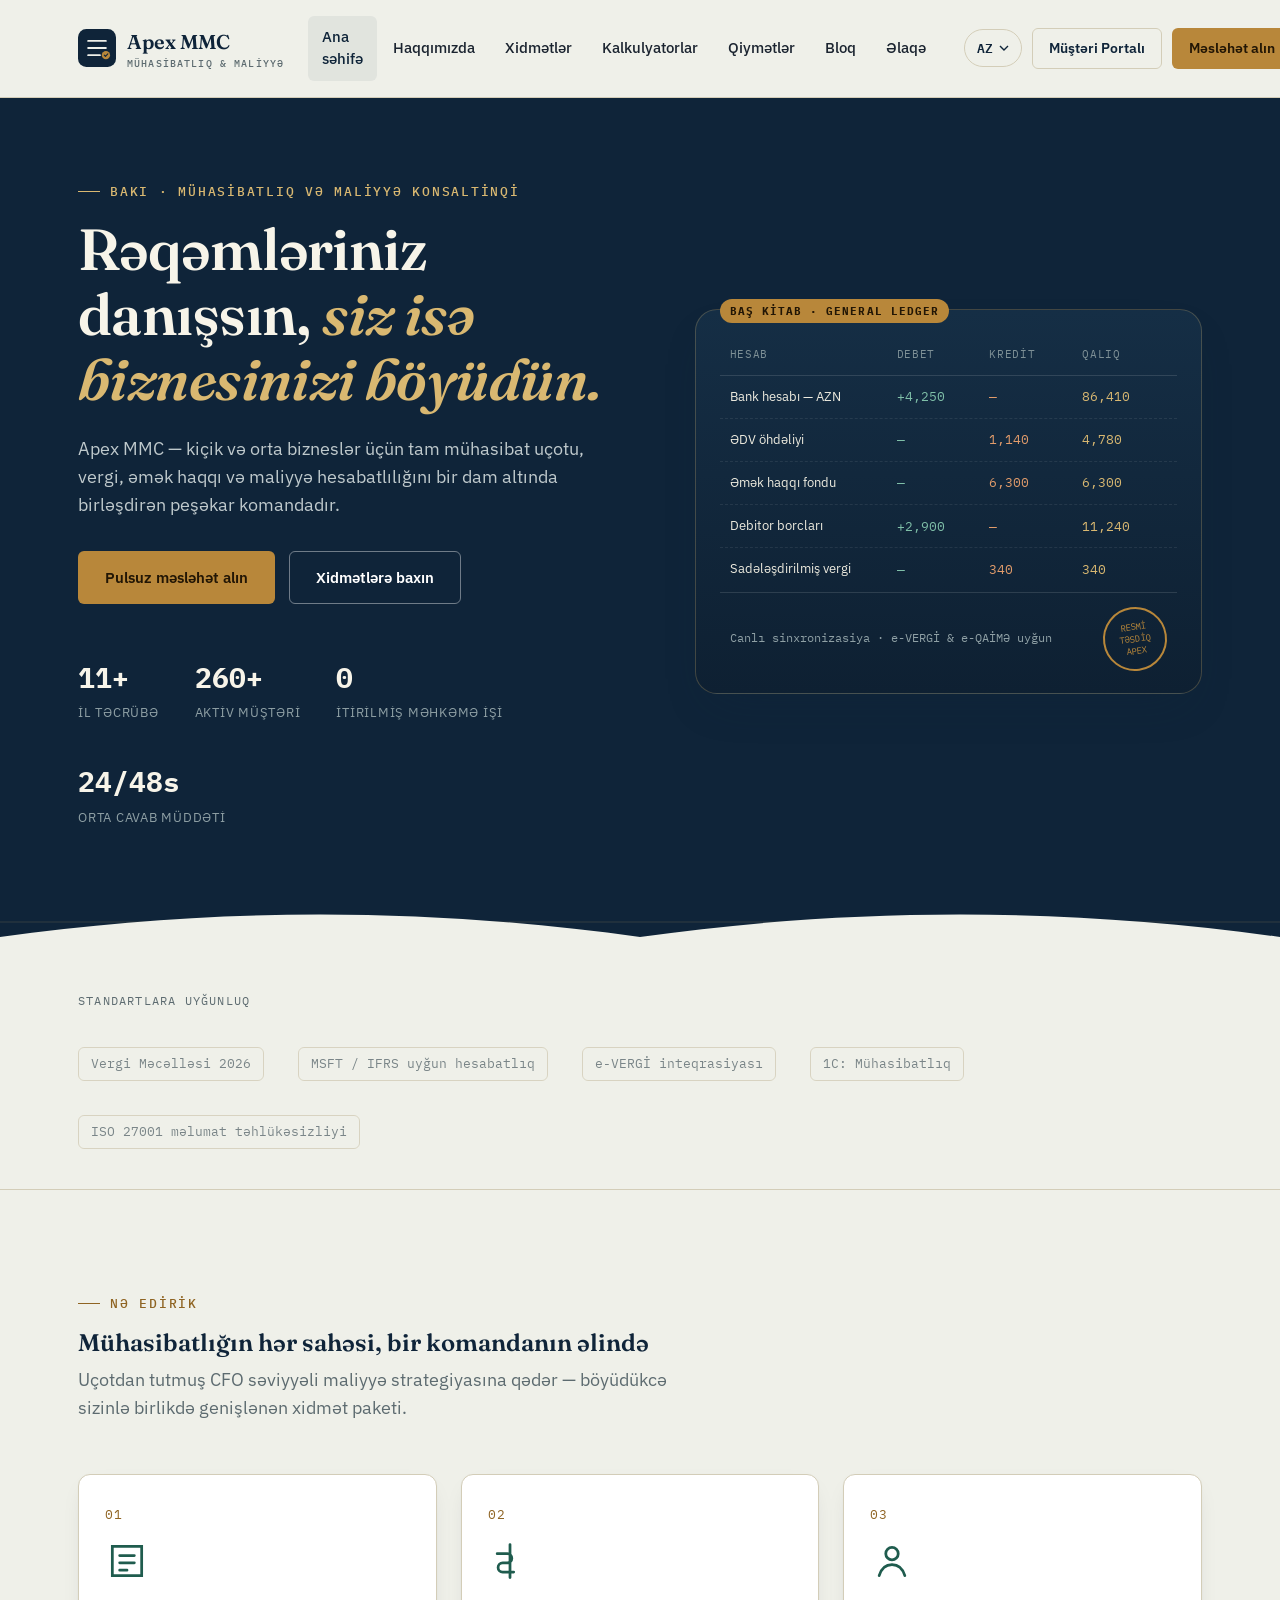
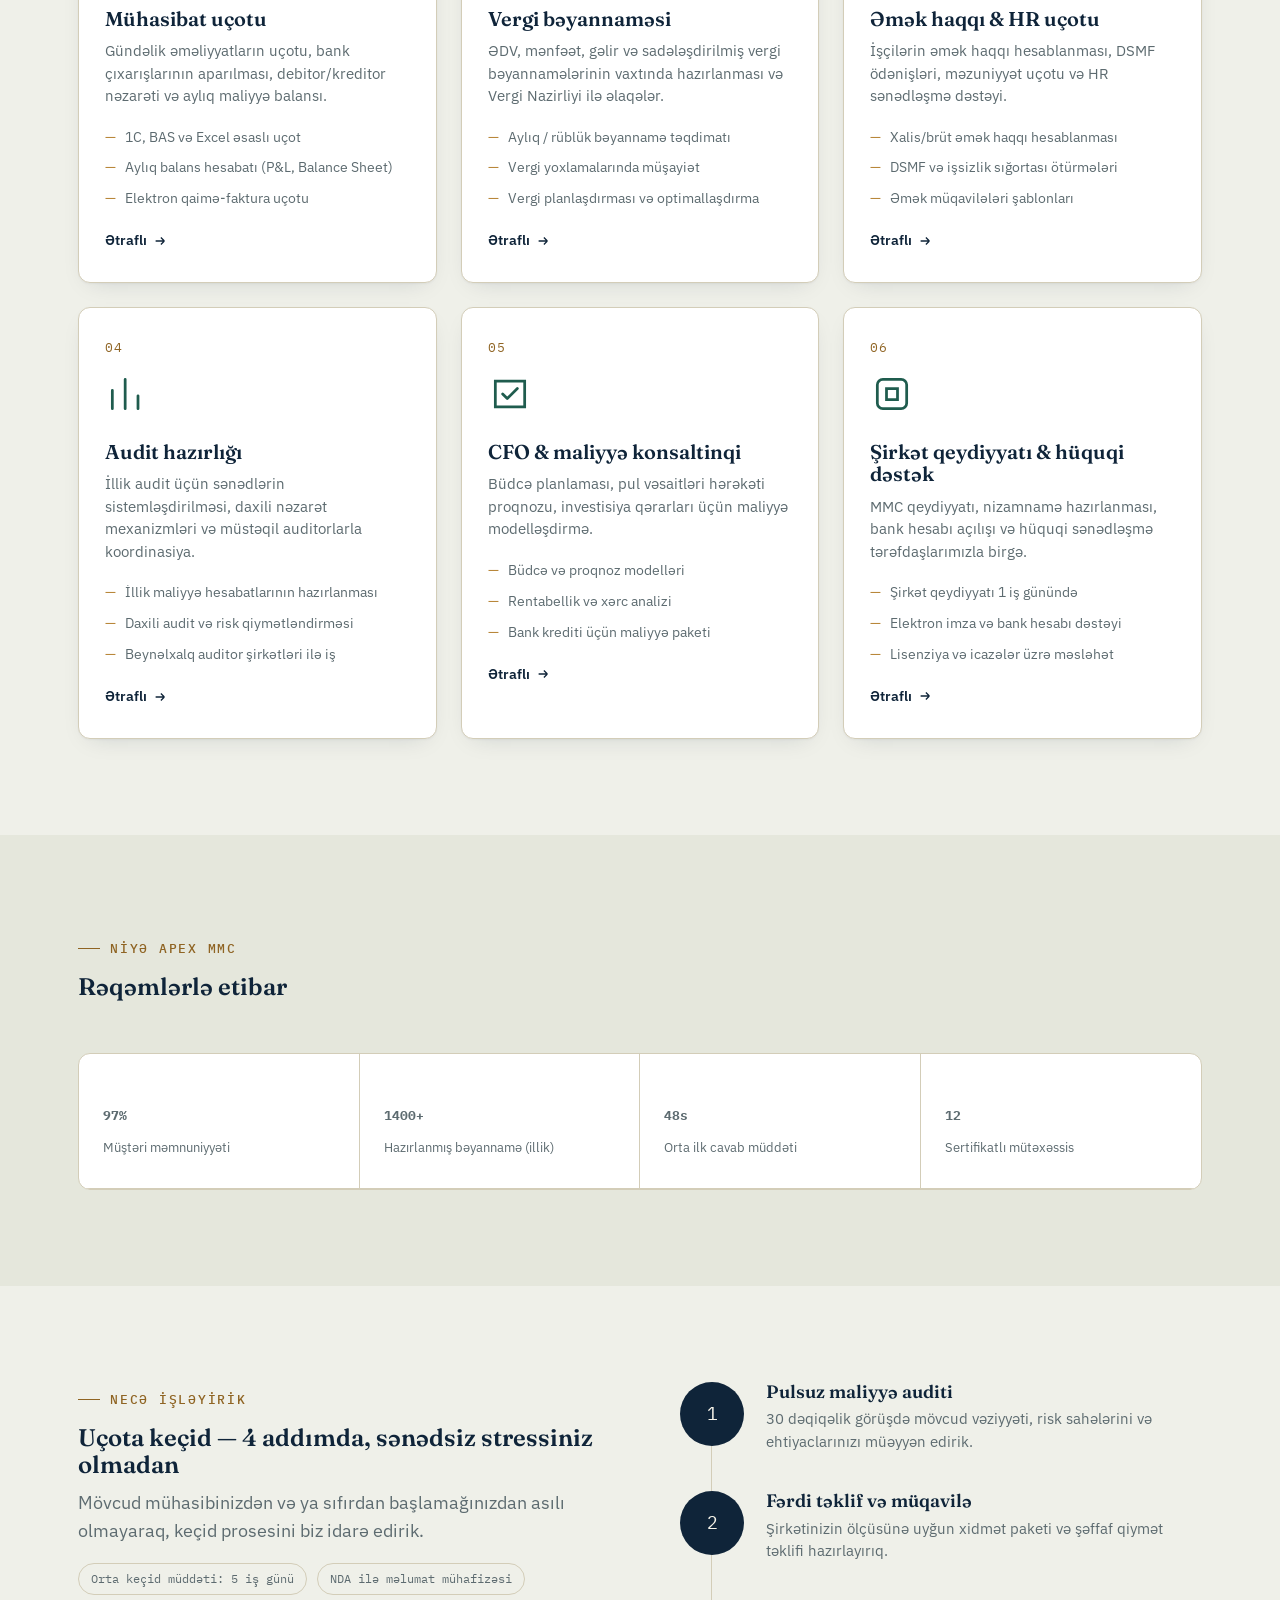
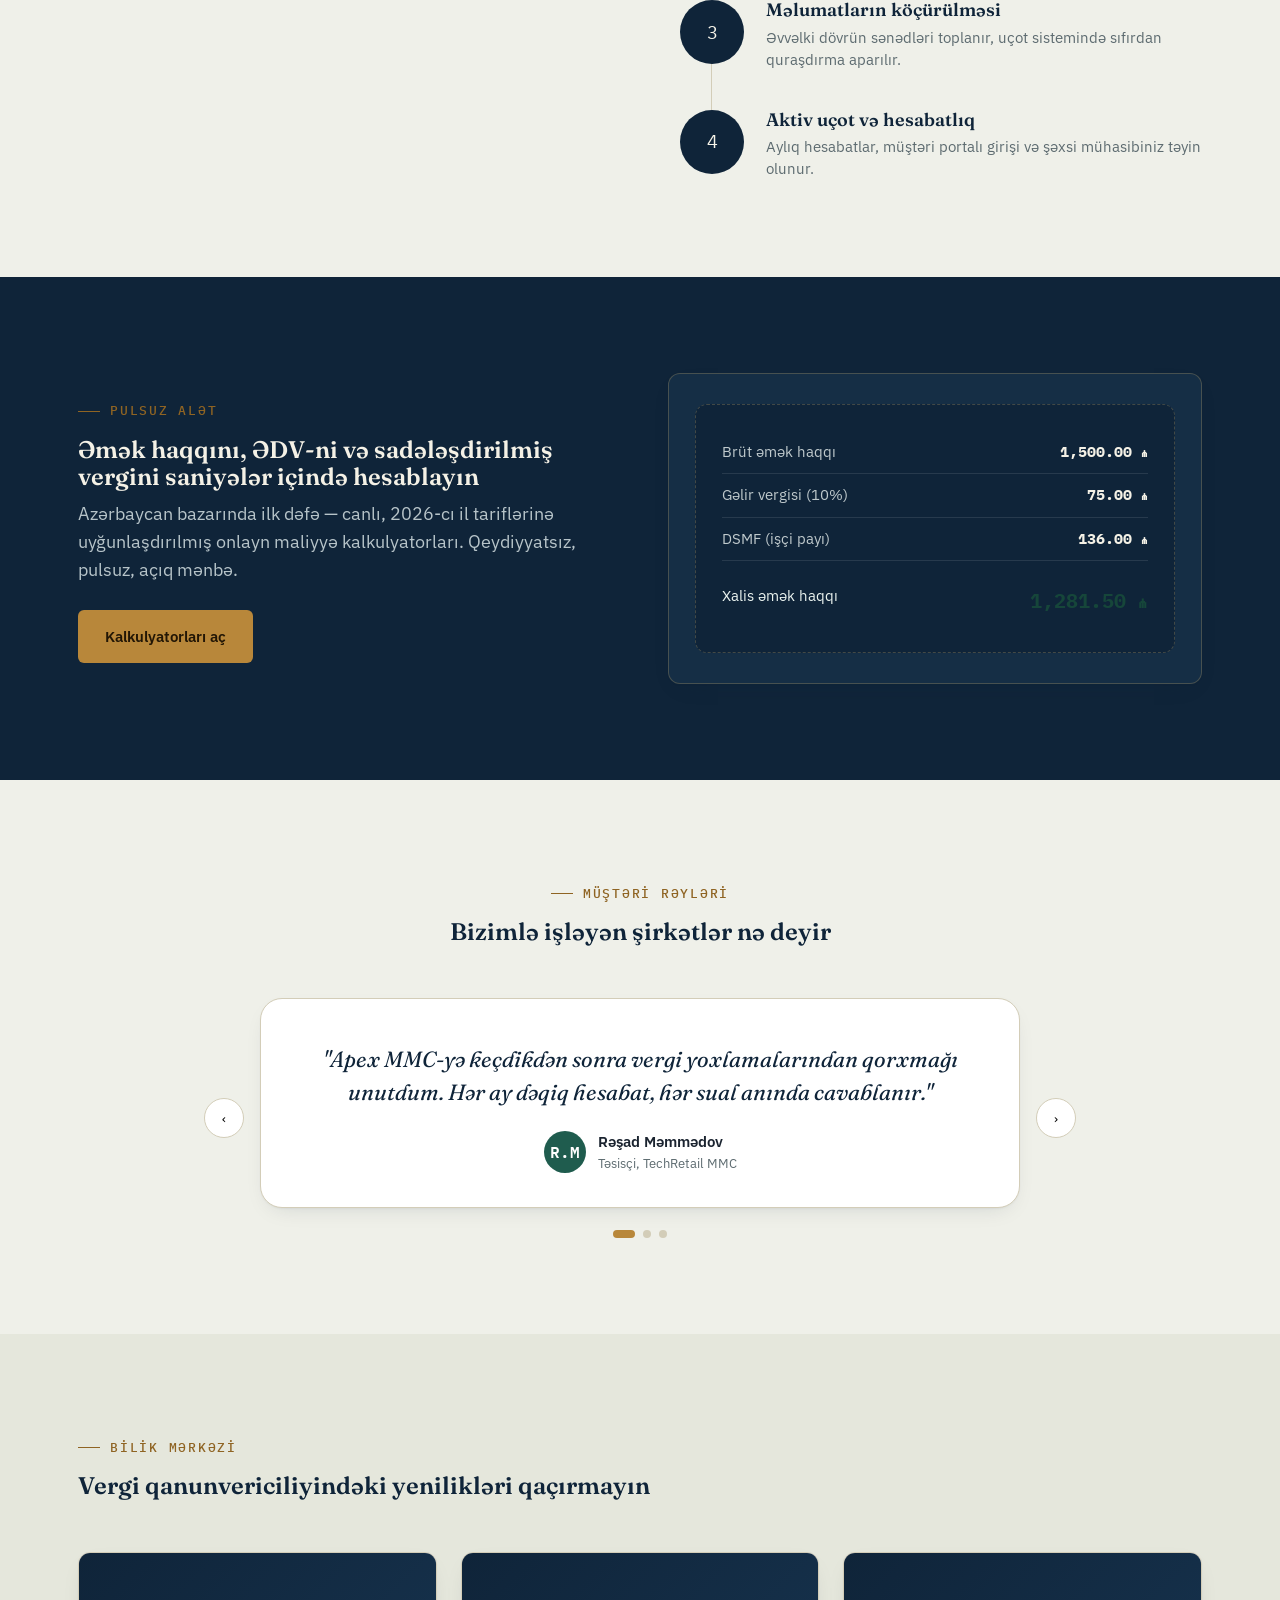
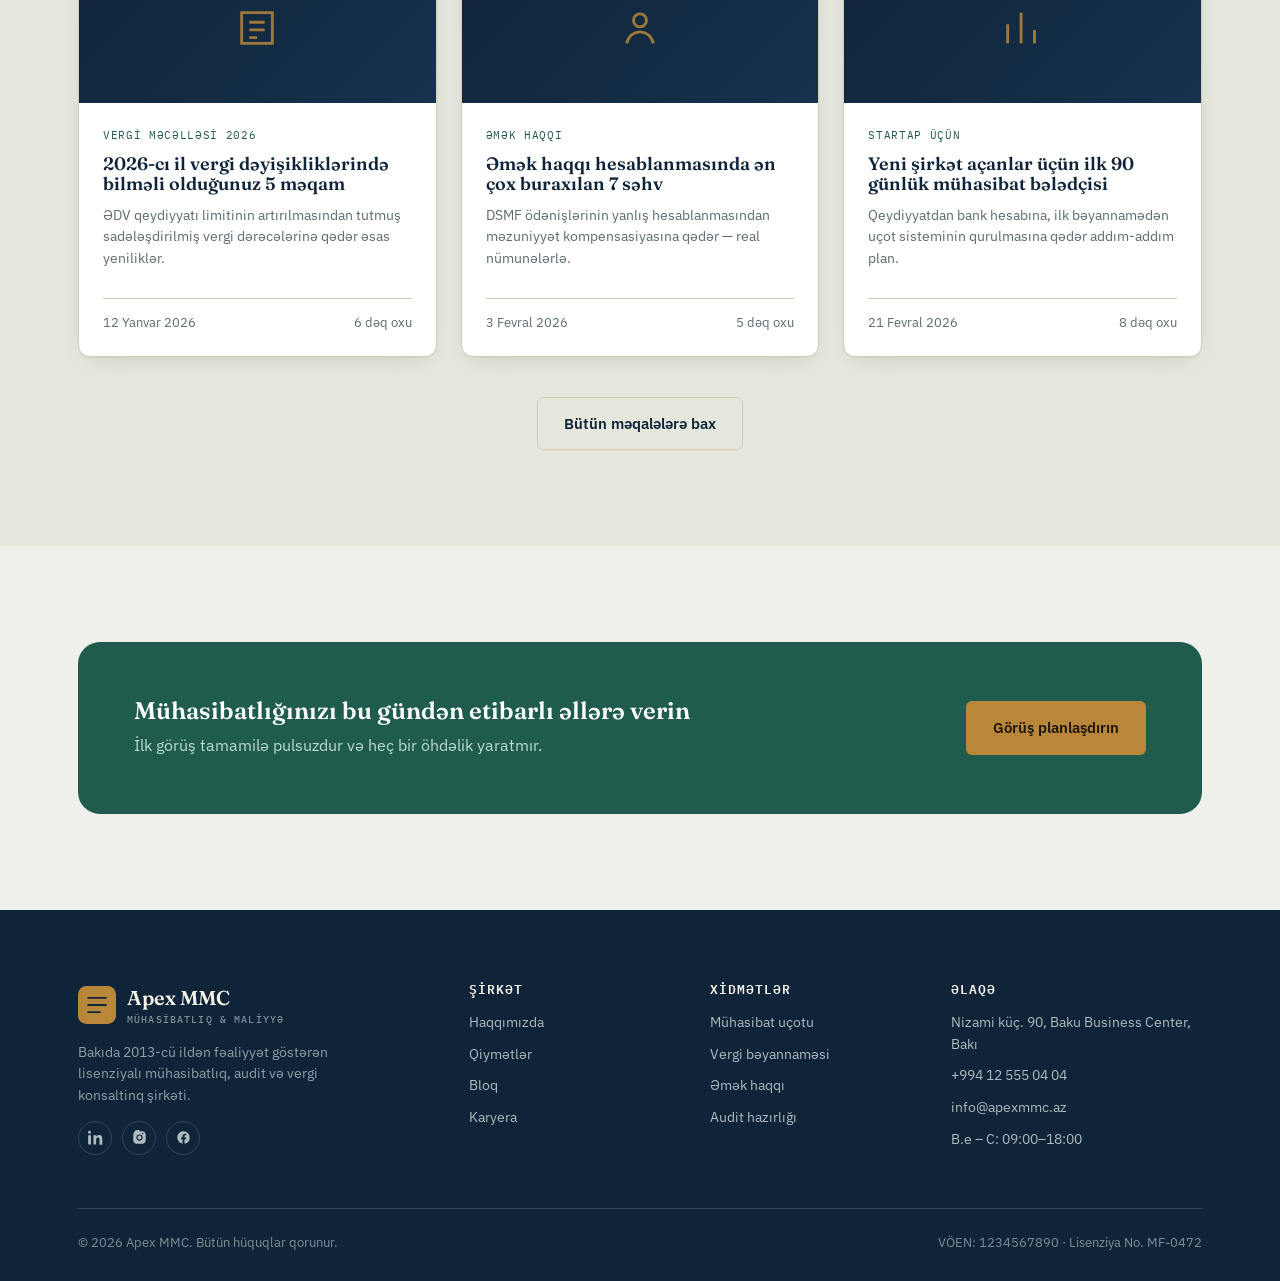
<file: index.html>
<!DOCTYPE html>
<html lang="az">
<head>
<meta charset="UTF-8">
<meta name="viewport" content="width=device-width, initial-scale=1.0">
<title>Apex MMC — Mühasibatlıq, Vergi və Maliyyə Konsaltinqi | Bakı</title>
<meta name="description" content="Apex MMC — Bakıda kiçik və orta bizneslər üçün tam mühasibat uçotu, vergi bəyannaməsi, əmək haqqı hesablanması, audit hazırlığı və CFO konsaltinq xidmətləri.">
<link rel="icon" href="assets/favicon.svg" type="image/svg+xml">
<link rel="stylesheet" href="css/style.css">
</head>
<body>

<!-- ================= HEADER ================= -->
<header class="site-header">
  <div class="header-inner">
    <a href="index.html" class="brand">
      <svg class="mark" viewBox="0 0 64 64"><rect width="64" height="64" rx="14" fill="#0F2439"/><path d="M17 20h30M17 32h30M17 44h20" stroke="#EFF0E9" stroke-width="3" stroke-linecap="round"/><circle cx="47" cy="44" r="7" fill="#B8873A"/><path d="M44.2 44l2 2 4-4.2" stroke="#0F2439" stroke-width="1.8" fill="none" stroke-linecap="round" stroke-linejoin="round"/></svg>
      <span>Apex MMC<small>Mühasibatlıq &amp; Maliyyə</small></span>
    </a>
    <nav class="nav">
      <a href="index.html" data-i18n="nav.home">Ana səhifə</a>
      <a href="/about" data-i18n="nav.about">Haqqımızda</a>
      <a href="services.html" data-i18n="nav.services">Xidmətlər</a>
      <a href="calculators.html" data-i18n="nav.calculators">Kalkulyatorlar</a>
      <a href="pricing.html" data-i18n="nav.pricing">Qiymətlər</a>
      <a href="blog.html" data-i18n="nav.blog">Bloq</a>
      <a href="contact.html" data-i18n="nav.contact">Əlaqə</a>
    </nav>
    <div class="header-actions">
      <div class="lang-switch">
        <button class="lang-btn" aria-haspopup="true"><span data-lang-label>AZ</span>
          <svg width="10" height="10" viewBox="0 0 10 6" fill="none"><path d="M1 1l4 4 4-4" stroke="currentColor" stroke-width="1.4"/></svg>
        </button>
        <div class="lang-menu">
          <button data-lang="az" aria-current="true">Azərbaycanca</button>
          <button data-lang="en">English</button>
          <button data-lang="ru">Русский</button>
        </div>
      </div>
      <a href="portal.html" class="btn btn-ghost btn-sm" data-i18n="nav.portal">Müştəri Portalı</a>
      <a href="contact.html" class="btn btn-primary btn-sm" data-i18n="nav.cta">Məsləhət alın</a>
      <button class="nav-toggle" aria-label="Menyu">
        <svg viewBox="0 0 24 24" fill="none"><path d="M3 6h18M3 12h18M3 18h18" stroke="currentColor" stroke-width="2" stroke-linecap="round"/></svg>
      </button>
    </div>
  </div>
  <div class="mobile-nav">
    <a href="index.html" data-i18n="nav.home">Ana səhifə</a>
    <a href="about.html" data-i18n="nav.about">Haqqımızda</a>
    <a href="services.html" data-i18n="nav.services">Xidmətlər</a>
    <a href="calculators.html" data-i18n="nav.calculators">Kalkulyatorlar</a>
    <a href="pricing.html" data-i18n="nav.pricing">Qiymətlər</a>
    <a href="blog.html" data-i18n="nav.blog">Bloq</a>
    <a href="contact.html" data-i18n="nav.contact">Əlaqə</a>
    <a href="portal.html" data-i18n="nav.portal">Müştəri Portalı</a>
  </div>
</header>

<!-- ================= HERO ================= -->
<section class="hero">
  <div class="container hero-grid">
    <div class="hero-copy">
      <span class="eyebrow" data-i18n="hero.eyebrow">Bakı · Mühasibatlıq və Maliyyə Konsaltinqi</span>
      <h1 data-i18n-html="hero.h1">Rəqəmləriniz danışsın, <em>siz isə biznesinizi böyüdün.</em></h1>
      <p class="lede" data-i18n="hero.lede">Apex MMC — kiçik və orta bizneslər üçün tam mühasibat uçotu, vergi, əmək haqqı və maliyyə hesabatlılığını bir dam altında birləşdirən peşəkar komandadır.</p>
      <div class="hero-cta">
        <a href="contact.html" class="btn btn-primary" data-i18n="hero.cta1">Pulsuz məsləhət alın</a>
        <a href="services.html" class="btn btn-outline-light" data-i18n="hero.cta2">Xidmətlərə baxın</a>
      </div>
      <div class="hero-stats">
        <div class="hero-stat"><b data-i18n="hero.stat1n">11+</b><span data-i18n="hero.stat1s">İl təcrübə</span></div>
        <div class="hero-stat"><b data-i18n="hero.stat2n">260+</b><span data-i18n="hero.stat2s">Aktiv müştəri</span></div>
        <div class="hero-stat"><b data-i18n="hero.stat3n">0</b><span data-i18n="hero.stat3s">İtirilmiş məhkəmə işi</span></div>
        <div class="hero-stat"><b data-i18n="hero.stat4n">24/48s</b><span data-i18n="hero.stat4s">Orta cavab müddəti</span></div>
      </div>
    </div>

    <div class="ledger-panel">
      <div class="ledger-head"><span>Hesab</span><span>Debet</span><span>Kredit</span><span>Qalıq</span></div>
      <div class="ledger-body">
        <div class="ledger-track">
          <div class="ledger-row"><span class="acct">Bank hesabı — AZN</span><span class="debit">+4,250</span><span class="credit">—</span><span class="bal">86,410</span></div>
          <div class="ledger-row"><span class="acct">ƏDV öhdəliyi</span><span class="debit">—</span><span class="credit">1,140</span><span class="bal">4,780</span></div>
          <div class="ledger-row"><span class="acct">Əmək haqqı fondu</span><span class="debit">—</span><span class="credit">6,300</span><span class="bal">6,300</span></div>
          <div class="ledger-row"><span class="acct">Debitor borcları</span><span class="debit">+2,900</span><span class="credit">—</span><span class="bal">11,240</span></div>
          <div class="ledger-row"><span class="acct">Sadələşdirilmiş vergi</span><span class="debit">—</span><span class="credit">340</span><span class="bal">340</span></div>
          <div class="ledger-row"><span class="acct">Kassa — nağd</span><span class="debit">+610</span><span class="credit">—</span><span class="bal">2,015</span></div>
          <div class="ledger-row"><span class="acct">Əsas vəsaitlər</span><span class="debit">—</span><span class="credit">amortizasiya</span><span class="bal">58,900</span></div>
          <!-- duplicate for seamless loop -->
          <div class="ledger-row"><span class="acct">Bank hesabı — AZN</span><span class="debit">+4,250</span><span class="credit">—</span><span class="bal">86,410</span></div>
          <div class="ledger-row"><span class="acct">ƏDV öhdəliyi</span><span class="debit">—</span><span class="credit">1,140</span><span class="bal">4,780</span></div>
          <div class="ledger-row"><span class="acct">Əmək haqqı fondu</span><span class="debit">—</span><span class="credit">6,300</span><span class="bal">6,300</span></div>
          <div class="ledger-row"><span class="acct">Debitor borcları</span><span class="debit">+2,900</span><span class="credit">—</span><span class="bal">11,240</span></div>
          <div class="ledger-row"><span class="acct">Sadələşdirilmiş vergi</span><span class="debit">—</span><span class="credit">340</span><span class="bal">340</span></div>
          <div class="ledger-row"><span class="acct">Kassa — nağd</span><span class="debit">+610</span><span class="credit">—</span><span class="bal">2,015</span></div>
          <div class="ledger-row"><span class="acct">Əsas vəsaitlər</span><span class="debit">—</span><span class="credit">amortizasiya</span><span class="bal">58,900</span></div>
        </div>
      </div>
      <div class="ledger-panel-foot">
        <div style="font-size:12px;color:#8FA0A5;font-family:var(--f-mono)">Canlı sinxronizasiya · e-VERGİ &amp; e-QAİMƏ uyğun</div>
        <div class="seal">RESMİ<br>TƏSDİQ<br>APEX</div>
      </div>
    </div>
  </div>

  <div class="hero-wave">
    <svg viewBox="0 0 1440 60" preserveAspectRatio="none"><path d="M0 30 L1440 30" stroke="rgba(217,184,113,0.18)" stroke-width="1"/><path d="M0 45C240 15 480 15 720 45C960 15 1200 15 1440 45V60H0Z" fill="#EFF0E9"/></svg>
  </div>
</section>


<!-- ================= TRUST STRIP ================= -->
<section class="trust-strip">
  <div class="container">
    <span class="trust-label">Standartlara uyğunluq</span>
    <div class="trust-marks">
      <span>Vergi Məcəlləsi 2026</span>
      <span>MSFT / IFRS uyğun hesabatlıq</span>
      <span>e-VERGİ inteqrasiyası</span>
      <span>1C: Mühasibatlıq</span>
      <span>ISO 27001 məlumat təhlükəsizliyi</span>
    </div>
  </div>
</section>

<!-- ================= SERVICES ================= -->
<section class="section" id="services">
  <div class="container">
    <div class="section-head reveal">
      <span class="eyebrow">Nə edirik</span>
      <h2>Mühasibatlığın hər sahəsi, bir komandanın əlində</h2>
      <p class="lede">Uçotdan tutmuş CFO səviyyəli maliyyə strategiyasına qədər — böyüdükcə sizinlə birlikdə genişlənən xidmət paketi.</p>
    </div>
    <div class="grid-3">
      <div class="card reveal">
        <span class="num">01</span>
        <svg class="icon" viewBox="0 0 24 24" fill="none"><path d="M4 4h16v16H4z" stroke="currentColor" stroke-width="1.5"/><path d="M8 9h8M8 13h8M8 17h4" stroke="currentColor" stroke-width="1.5" stroke-linecap="round"/></svg>
        <h3>Mühasibat uçotu</h3>
        <p>Gündəlik əməliyyatların uçotu, bank çıxarışlarının aparılması, debitor/kreditor nəzarəti və aylıq maliyyə balansı.</p>
        <ul><li>1C, BAS və Excel əsaslı uçot</li><li>Aylıq balans hesabatı (P&amp;L, Balance Sheet)</li><li>Elektron qaimə-faktura uçotu</li></ul>
        <a class="card-link" href="services.html">Ətraflı <svg viewBox="0 0 16 16" fill="none"><path d="M3 8h10m0 0L9 4m4 4l-4 4" stroke="currentColor" stroke-width="1.5"/></svg></a>
      </div>
      <div class="card reveal">
        <span class="num">02</span>
        <svg class="icon" viewBox="0 0 24 24" fill="none"><path d="M12 3v18M5 8h5.5a2.5 2.5 0 010 5H8a2.5 2.5 0 000 5h6" stroke="currentColor" stroke-width="1.5" stroke-linecap="round"/></svg>
        <h3>Vergi bəyannaməsi</h3>
        <p>ƏDV, mənfəət, gəlir və sadələşdirilmiş vergi bəyannamələrinin vaxtında hazırlanması və Vergi Nazirliyi ilə əlaqələr.</p>
        <ul><li>Aylıq / rüblük bəyannamə təqdimatı</li><li>Vergi yoxlamalarında müşayiət</li><li>Vergi planlaşdırması və optimallaşdırma</li></ul>
        <a class="card-link" href="services.html">Ətraflı <svg viewBox="0 0 16 16" fill="none"><path d="M3 8h10m0 0L9 4m4 4l-4 4" stroke="currentColor" stroke-width="1.5"/></svg></a>
      </div>
      <div class="card reveal">
        <span class="num">03</span>
        <svg class="icon" viewBox="0 0 24 24" fill="none"><circle cx="12" cy="8" r="3.4" stroke="currentColor" stroke-width="1.5"/><path d="M5 20c1.2-4 4-6 7-6s5.8 2 7 6" stroke="currentColor" stroke-width="1.5" stroke-linecap="round"/></svg>
        <h3>Əmək haqqı &amp; HR uçotu</h3>
        <p>İşçilərin əmək haqqı hesablanması, DSMF ödənişləri, məzuniyyət uçotu və HR sənədləşmə dəstəyi.</p>
        <ul><li>Xalis/brüt əmək haqqı hesablanması</li><li>DSMF və işsizlik sığortası ötürmələri</li><li>Əmək müqavilələri şablonları</li></ul>
        <a class="card-link" href="services.html">Ətraflı <svg viewBox="0 0 16 16" fill="none"><path d="M3 8h10m0 0L9 4m4 4l-4 4" stroke="currentColor" stroke-width="1.5"/></svg></a>
      </div>
      <div class="card reveal">
        <span class="num">04</span>
        <svg class="icon" viewBox="0 0 24 24" fill="none"><path d="M4 20V10M11 20V4M18 20v-7" stroke="currentColor" stroke-width="1.5" stroke-linecap="round"/></svg>
        <h3>Audit hazırlığı</h3>
        <p>İllik audit üçün sənədlərin sistemləşdirilməsi, daxili nəzarət mexanizmləri və müstəqil auditorlarla koordinasiya.</p>
        <ul><li>İllik maliyyə hesabatlarının hazırlanması</li><li>Daxili audit və risk qiymətləndirməsi</li><li>Beynəlxalq auditor şirkətləri ilə iş</li></ul>
        <a class="card-link" href="services.html">Ətraflı <svg viewBox="0 0 16 16" fill="none"><path d="M3 8h10m0 0L9 4m4 4l-4 4" stroke="currentColor" stroke-width="1.5"/></svg></a>
      </div>
      <div class="card reveal">
        <span class="num">05</span>
        <svg class="icon" viewBox="0 0 24 24" fill="none"><path d="M4 19V5h16v14z" stroke="currentColor" stroke-width="1.5"/><path d="M8 12l2.5 2.5L16 9" stroke="currentColor" stroke-width="1.5" stroke-linecap="round" stroke-linejoin="round"/></svg>
        <h3>CFO &amp; maliyyə konsaltinqi</h3>
        <p>Büdcə planlaması, pul vəsaitləri hərəkəti proqnozu, investisiya qərarları üçün maliyyə modelləşdirmə.</p>
        <ul><li>Büdcə və proqnoz modelləri</li><li>Rentabellik və xərc analizi</li><li>Bank krediti üçün maliyyə paketi</li></ul>
        <a class="card-link" href="services.html">Ətraflı <svg viewBox="0 0 16 16" fill="none"><path d="M3 8h10m0 0L9 4m4 4l-4 4" stroke="currentColor" stroke-width="1.5"/></svg></a>
      </div>
      <div class="card reveal">
        <span class="num">06</span>
        <svg class="icon" viewBox="0 0 24 24" fill="none"><rect x="4" y="4" width="16" height="16" rx="3" stroke="currentColor" stroke-width="1.5"/><path d="M9 9h6v6H9z" stroke="currentColor" stroke-width="1.5"/></svg>
        <h3>Şirkət qeydiyyatı &amp; hüquqi dəstək</h3>
        <p>MMC qeydiyyatı, nizamnamə hazırlanması, bank hesabı açılışı və hüquqi sənədləşmə tərəfdaşlarımızla birgə.</p>
        <ul><li>Şirkət qeydiyyatı 1 iş günündə</li><li>Elektron imza və bank hesabı dəstəyi</li><li>Lisenziya və icazələr üzrə məsləhət</li></ul>
        <a class="card-link" href="services.html">Ətraflı <svg viewBox="0 0 16 16" fill="none"><path d="M3 8h10m0 0L9 4m4 4l-4 4" stroke="currentColor" stroke-width="1.5"/></svg></a>
      </div>
    </div>
  </div>
</section>

<!-- ================= STATS / WHY US ================= -->
<section class="section section--alt">
  <div class="container">
    <div class="section-head reveal">
      <span class="eyebrow">Niyə Apex MMC</span>
      <h2>Rəqəmlərlə etibar</h2>
    </div>
    <div class="stat-band reveal">
      <div class="stat-cell"><b><span data-counter="97" data-suffix="%">0%</span></b><span>Müştəri məmnuniyyəti</span></div>
      <div class="stat-cell"><b><span data-counter="1400" data-suffix="+">0+</span></b><span>Hazırlanmış bəyannamə (illik)</span></div>
      <div class="stat-cell"><b><span data-counter="48" data-suffix="s">0s</span></b><span>Orta ilk cavab müddəti</span></div>
      <div class="stat-cell"><b><span data-counter="12" data-suffix="">0</span></b><span>Sertifikatlı mütəxəssis</span></div>
    </div>
  </div>
</section>

<!-- ================= PROCESS ================= -->
<section class="section">
  <div class="container">
    <div class="grid-2" style="align-items:start;gap:64px">
      <div class="reveal">
        <span class="eyebrow">Necə işləyirik</span>
        <h2>Uçota keçid — 4 addımda, sənədsiz stressiniz olmadan</h2>
        <p class="lede">Mövcud mühasibinizdən və ya sıfırdan başlamağınızdan asılı olmayaraq, keçid prosesini biz idarə edirik.</p>
        <div class="tag-row">
          <span>Orta keçid müddəti: 5 iş günü</span>
          <span>NDA ilə məlumat mühafizəsi</span>
        </div>
      </div>
      <div class="timeline reveal">
        <div class="timeline-item">
          <div class="timeline-num">1</div>
          <div class="timeline-body"><h4>Pulsuz maliyyə auditi</h4><p>30 dəqiqəlik görüşdə mövcud vəziyyəti, risk sahələrini və ehtiyaclarınızı müəyyən edirik.</p></div>
        </div>
        <div class="timeline-item">
          <div class="timeline-num">2</div>
          <div class="timeline-body"><h4>Fərdi təklif və müqavilə</h4><p>Şirkətinizin ölçüsünə uyğun xidmət paketi və şəffaf qiymət təklifi hazırlayırıq.</p></div>
        </div>
        <div class="timeline-item">
          <div class="timeline-num">3</div>
          <div class="timeline-body"><h4>Məlumatların köçürülməsi</h4><p>Əvvəlki dövrün sənədləri toplanır, uçot sistemində sıfırdan quraşdırma aparılır.</p></div>
        </div>
        <div class="timeline-item">
          <div class="timeline-num">4</div>
          <div class="timeline-body"><h4>Aktiv uçot və hesabatlıq</h4><p>Aylıq hesabatlar, müştəri portalı girişi və şəxsi mühasibiniz təyin olunur.</p></div>
        </div>
      </div>
    </div>
  </div>
</section>

<!-- ================= CALCULATOR TEASER ================= -->
<section class="section section--dark">
  <div class="container">
    <div class="grid-2" style="align-items:center;gap:56px">
      <div class="reveal">
        <span class="eyebrow">Pulsuz alət</span>
        <h2>Əmək haqqını, ƏDV-ni və sadələşdirilmiş vergini saniyələr içində hesablayın</h2>
        <p class="lede">Azərbaycan bazarında ilk dəfə — canlı, 2026-cı il tariflərinə uyğunlaşdırılmış onlayn maliyyə kalkulyatorları. Qeydiyyatsız, pulsuz, açıq mənbə.</p>
        <a href="calculators.html" class="btn btn-primary" style="margin-top:8px">Kalkulyatorları aç</a>
      </div>
      <div class="card reveal" style="background:#152E45;border-color:rgba(217,184,113,0.25)">
        <div class="calc-result" style="background:#0F2439;border-color:rgba(217,184,113,0.25)">
          <div class="calc-result-row" style="border-color:rgba(255,255,255,0.1)"><span style="color:#BFC9CC">Brüt əmək haqqı</span><b style="color:#F4F1E6">1,500.00 ₼</b></div>
          <div class="calc-result-row" style="border-color:rgba(255,255,255,0.1)"><span style="color:#BFC9CC">Gəlir vergisi (10%)</span><b style="color:#F4F1E6">75.00 ₼</b></div>
          <div class="calc-result-row" style="border-color:rgba(255,255,255,0.1)"><span style="color:#BFC9CC">DSMF (işçi payı)</span><b style="color:#F4F1E6">136.00 ₼</b></div>
          <div class="calc-result-row total"><span style="color:#EAF3EF">Xalis əmək haqqı</span><b>1,281.50 ₼</b></div>
        </div>
      </div>
    </div>
  </div>
</section>

<!-- ================= TESTIMONIALS ================= -->
<section class="section">
  <div class="container">
    <div class="section-head center reveal">
      <span class="eyebrow">Müştəri rəyləri</span>
      <h2>Bizimlə işləyən şirkətlər nə deyir</h2>
    </div>
    <div class="testi-wrap reveal">
      <button class="testi-arrow left" aria-label="Əvvəlki">‹</button>
      <div class="testi-slide">
        <div class="testi-card">
          <p class="testi-quote">"Apex MMC-yə keçdikdən sonra vergi yoxlamalarından qorxmağı unutdum. Hər ay dəqiq hesabat, hər sual anında cavablanır."</p>
          <div class="testi-person"><div class="testi-avatar">R.M</div><div style="text-align:left"><div class="testi-name">Rəşad Məmmədov</div><div class="testi-role">Təsisçi, TechRetail MMC</div></div></div>
        </div>
      </div>
      <div class="testi-slide">
        <div class="testi-card">
          <p class="testi-quote">"Kiçik bir startup olaraq tam ştat mühasib saxlamaq bizə baha idi. Apex-in aylıq paketi büdcəmizə tam uyğun gəldi və peşəkarlıq beynəlxalq standartlarda idi."</p>
          <div class="testi-person"><div class="testi-avatar">N.Ə</div><div style="text-align:left"><div class="testi-name">Nərmin Əliyeva</div><div class="testi-role">CEO, GreenLeaf Import</div></div></div>
        </div>
      </div>
      <div class="testi-slide">
        <div class="testi-card">
          <p class="testi-quote">"Müştəri portalı vasitəsilə istənilən vaxt balansımızı görə bilirik. Bu, yerli bazarda çox az şirkətin təklif etdiyi bir imkandır."</p>
          <div class="testi-person"><div class="testi-avatar">E.H</div><div style="text-align:left"><div class="testi-name">Elvin Hüseynov</div><div class="testi-role">Maliyyə direktoru, Baku Logistics</div></div></div>
        </div>
      </div>
      <button class="testi-arrow right" aria-label="Növbəti">›</button>
      <div class="testi-dots"></div>
    </div>
  </div>
</section>

<!-- ================= BLOG PREVIEW ================= -->
<section class="section section--alt">
  <div class="container">
    <div class="section-head reveal">
      <span class="eyebrow">Bilik mərkəzi</span>
      <h2>Vergi qanunvericiliyindəki yenilikləri qaçırmayın</h2>
    </div>
    <div class="grid-3">
      <div class="post-card reveal">
        <div class="post-thumb"><svg viewBox="0 0 24 24" fill="none"><path d="M4 4h16v16H4z" stroke="currentColor" stroke-width="1.5"/><path d="M8 9h8M8 13h8M8 17h4" stroke="currentColor" stroke-width="1.5"/></svg></div>
        <div class="post-body">
          <span class="post-tag">Vergi Məcəlləsi 2026</span>
          <h3>2026-cı il vergi dəyişikliklərində bilməli olduğunuz 5 məqam</h3>
          <p>ƏDV qeydiyyatı limitinin artırılmasından tutmuş sadələşdirilmiş vergi dərəcələrinə qədər əsas yeniliklər.</p>
          <div class="post-meta"><span>12 Yanvar 2026</span><span>6 dəq oxu</span></div>
        </div>
      </div>
      <div class="post-card reveal">
        <div class="post-thumb"><svg viewBox="0 0 24 24" fill="none"><circle cx="12" cy="8" r="3.4" stroke="currentColor" stroke-width="1.5"/><path d="M5 20c1.2-4 4-6 7-6s5.8 2 7 6" stroke="currentColor" stroke-width="1.5"/></svg></div>
        <div class="post-body">
          <span class="post-tag">Əmək haqqı</span>
          <h3>Əmək haqqı hesablanmasında ən çox buraxılan 7 səhv</h3>
          <p>DSMF ödənişlərinin yanlış hesablanmasından məzuniyyət kompensasiyasına qədər — real nümunələrlə.</p>
          <div class="post-meta"><span>3 Fevral 2026</span><span>5 dəq oxu</span></div>
        </div>
      </div>
      <div class="post-card reveal">
        <div class="post-thumb"><svg viewBox="0 0 24 24" fill="none"><path d="M4 20V10M11 20V4M18 20v-7" stroke="currentColor" stroke-width="1.5"/></svg></div>
        <div class="post-body">
          <span class="post-tag">Startap üçün</span>
          <h3>Yeni şirkət açanlar üçün ilk 90 günlük mühasibat bələdçisi</h3>
          <p>Qeydiyyatdan bank hesabına, ilk bəyannamədən uçot sisteminin qurulmasına qədər addım-addım plan.</p>
          <div class="post-meta"><span>21 Fevral 2026</span><span>8 dəq oxu</span></div>
        </div>
      </div>
    </div>
    <div style="text-align:center;margin-top:40px">
      <a href="blog.html" class="btn btn-ghost">Bütün məqalələrə bax</a>
    </div>
  </div>
</section>

<!-- ================= CTA BANNER ================= -->
<section class="section">
  <div class="container">
    <div class="cta-banner reveal">
      <div>
        <h2>Mühasibatlığınızı bu gündən etibarlı əllərə verin</h2>
        <p>İlk görüş tamamilə pulsuzdur və heç bir öhdəlik yaratmır.</p>
      </div>
      <a href="contact.html" class="btn btn-primary">Görüş planlaşdırın</a>
    </div>
  </div>
</section>

<!-- ================= FOOTER ================= -->
<footer class="site-footer">
  <div class="container">
    <div class="footer-grid">
      <div class="footer-brand">
        <a href="index.html" class="brand">
          <svg class="mark" viewBox="0 0 64 64"><rect width="64" height="64" rx="14" fill="#B8873A"/><path d="M17 20h30M17 32h30M17 44h20" stroke="#0F2439" stroke-width="3" stroke-linecap="round"/></svg>
          <span>Apex MMC<small>Mühasibatlıq &amp; Maliyyə</small></span>
        </a>
        <p data-i18n="footer.tagline">Bakıda 2013-cü ildən fəaliyyət göstərən lisenziyalı mühasibatlıq, audit və vergi konsaltinq şirkəti.</p>
        <div class="social-row">
          <a href="#" aria-label="LinkedIn"><svg viewBox="0 0 24 24" fill="currentColor"><path d="M4.98 3.5C4.98 4.9 3.9 6 2.5 6S0 4.9 0 3.5 1.1 1 2.5 1s2.48 1.1 2.48 2.5zM.22 8.5h4.56V23H.22V8.5zM8.7 8.5h4.37v1.98h.06c.61-1.16 2.1-2.38 4.32-2.38 4.62 0 5.47 3.04 5.47 7v8.4h-4.56v-7.45c0-1.78-.03-4.06-2.48-4.06-2.48 0-2.86 1.94-2.86 3.94V23H8.7V8.5z"/></svg></a>
          <a href="#" aria-label="Instagram"><svg viewBox="0 0 24 24" fill="currentColor"><path d="M12 2c2.7 0 3.06.01 4.12.06 1.06.05 1.79.22 2.43.47.66.26 1.22.6 1.77 1.16.55.55.9 1.11 1.16 1.77.25.64.42 1.37.47 2.43.05 1.06.06 1.42.06 4.12s-.01 3.06-.06 4.12c-.05 1.06-.22 1.79-.47 2.43a4.9 4.9 0 01-1.16 1.77 4.9 4.9 0 01-1.77 1.16c-.64.25-1.37.42-2.43.47-1.06.05-1.42.06-4.12.06s-3.06-.01-4.12-.06c-1.06-.05-1.79-.22-2.43-.47a4.9 4.9 0 01-1.77-1.16 4.9 4.9 0 01-1.16-1.77c-.25-.64-.42-1.37-.47-2.43C2.01 15.06 2 14.7 2 12s.01-3.06.06-4.12c.05-1.06.22-1.79.47-2.43.26-.66.6-1.22 1.16-1.77A4.9 4.9 0 015.46.52c.64-.25 1.37-.42 2.43-.47C8.94.01 9.3 0 12 0zm0 5a5 5 0 100 10 5 5 0 000-10zm0 8.2a3.2 3.2 0 110-6.4 3.2 3.2 0 010 6.4zm5.2-8.4a1.17 1.17 0 100-2.34 1.17 1.17 0 000 2.34z"/></svg></a>
          <a href="#" aria-label="Facebook"><svg viewBox="0 0 24 24" fill="currentColor"><path d="M22 12a10 10 0 10-11.6 9.9v-7H7.9V12h2.5V9.8c0-2.5 1.5-3.9 3.8-3.9 1.1 0 2.2.2 2.2.2v2.4h-1.2c-1.2 0-1.6.8-1.6 1.6V12h2.8l-.4 2.9h-2.4v7A10 10 0 0022 12z"/></svg></a>
        </div>
      </div>
      <div class="footer-col">
        <h4 data-i18n="footer.company">Şirkət</h4>
        <ul>
          <li><a href="about.html">Haqqımızda</a></li>
          <li><a href="pricing.html">Qiymətlər</a></li>
          <li><a href="blog.html">Bloq</a></li>
          <li><a href="contact.html">Karyera</a></li>
        </ul>
      </div>
      <div class="footer-col">
        <h4 data-i18n="footer.services">Xidmətlər</h4>
        <ul>
          <li><a href="services.html">Mühasibat uçotu</a></li>
          <li><a href="services.html">Vergi bəyannaməsi</a></li>
          <li><a href="services.html">Əmək haqqı</a></li>
          <li><a href="services.html">Audit hazırlığı</a></li>
        </ul>
      </div>
      <div class="footer-col">
        <h4 data-i18n="footer.contactHead">Əlaqə</h4>
        <ul>
          <li>Nizami küç. 90, Baku Business Center, Bakı</li>
          <li>+994 12 555 04 04</li>
          <li>info@apexmmc.az</li>
          <li>B.e – C: 09:00–18:00</li>
        </ul>
      </div>
    </div>
    <div class="footer-bottom">
      <span>© 2026 Apex MMC. <span data-i18n="footer.rights">Bütün hüquqlar qorunur.</span></span>
      <span>VÖEN: 1234567890 · Lisenziya No. MF-0472</span>
    </div>
  </div>
</footer>

<button class="back-top" aria-label="Yuxarı qalx">↑</button>

<script src="js/i18n.js"></script>
<script src="js/main.js"></script>
</body>
</html>
</file>
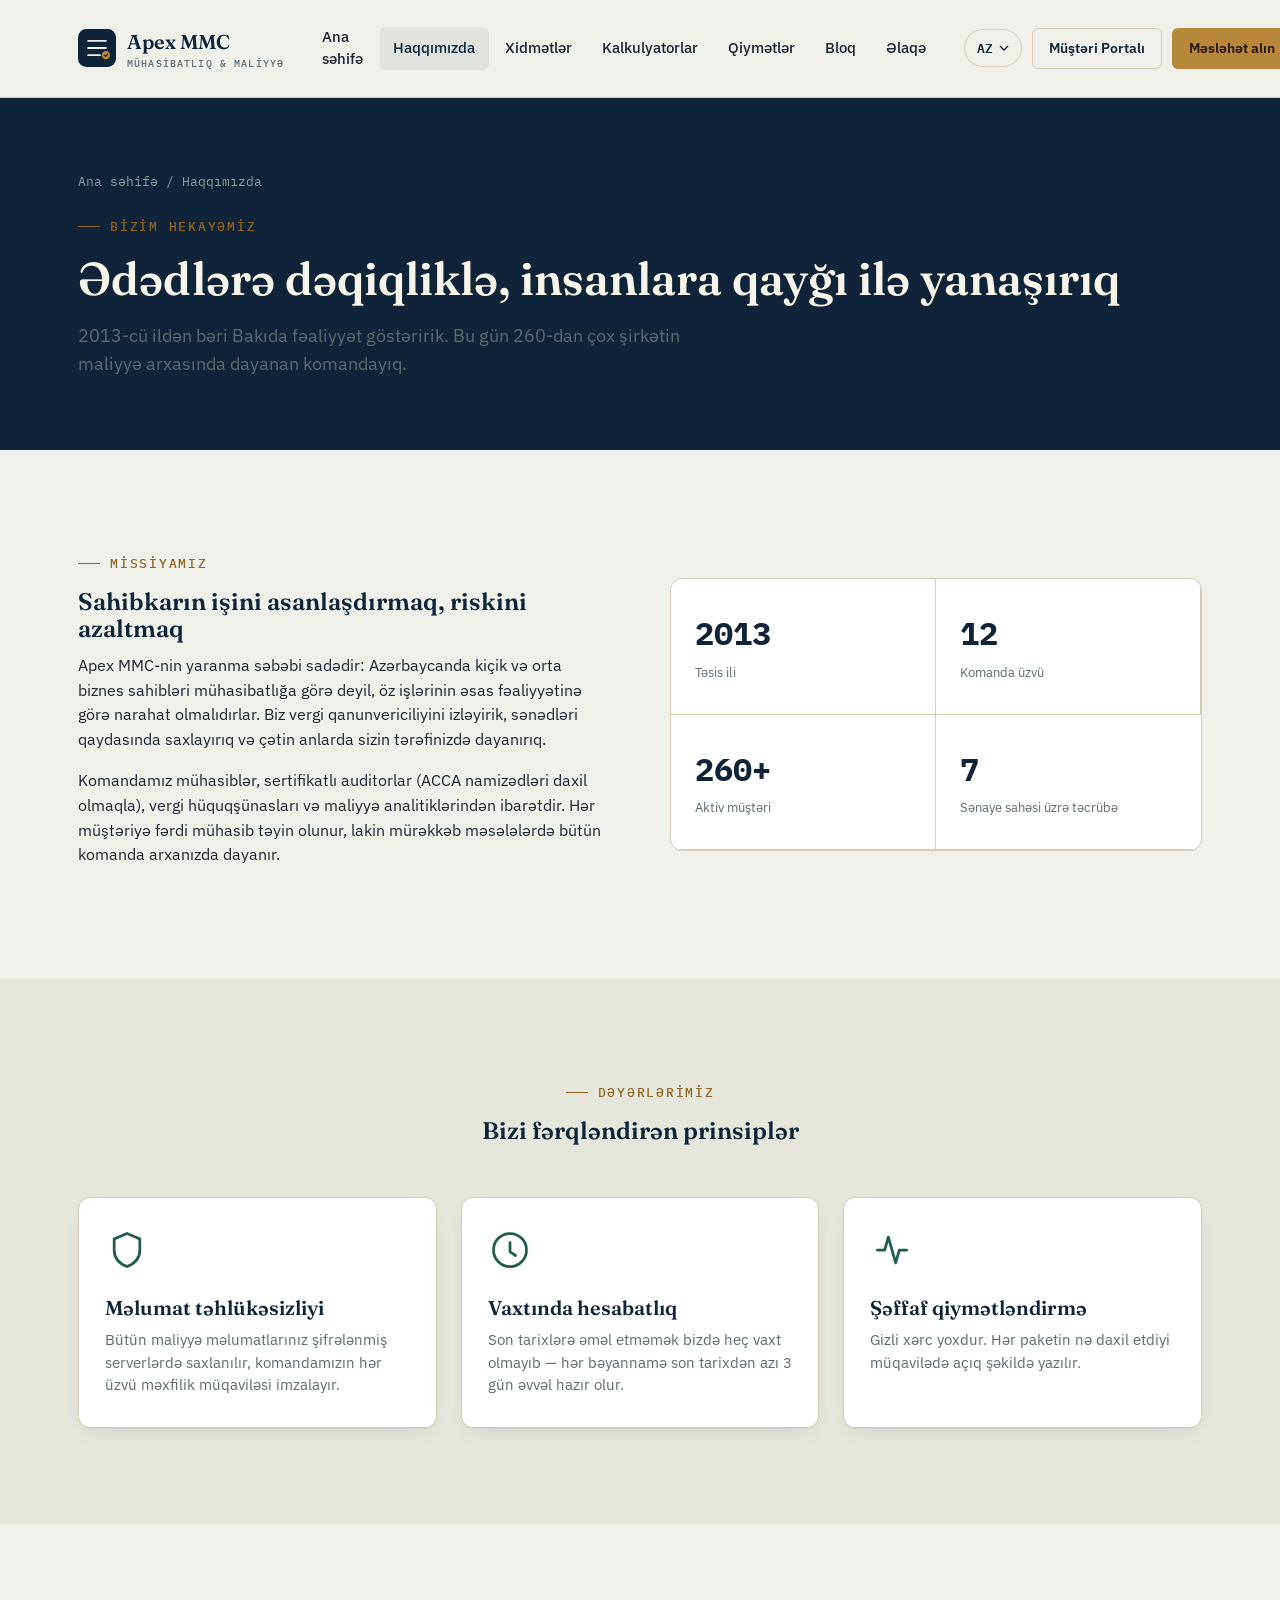
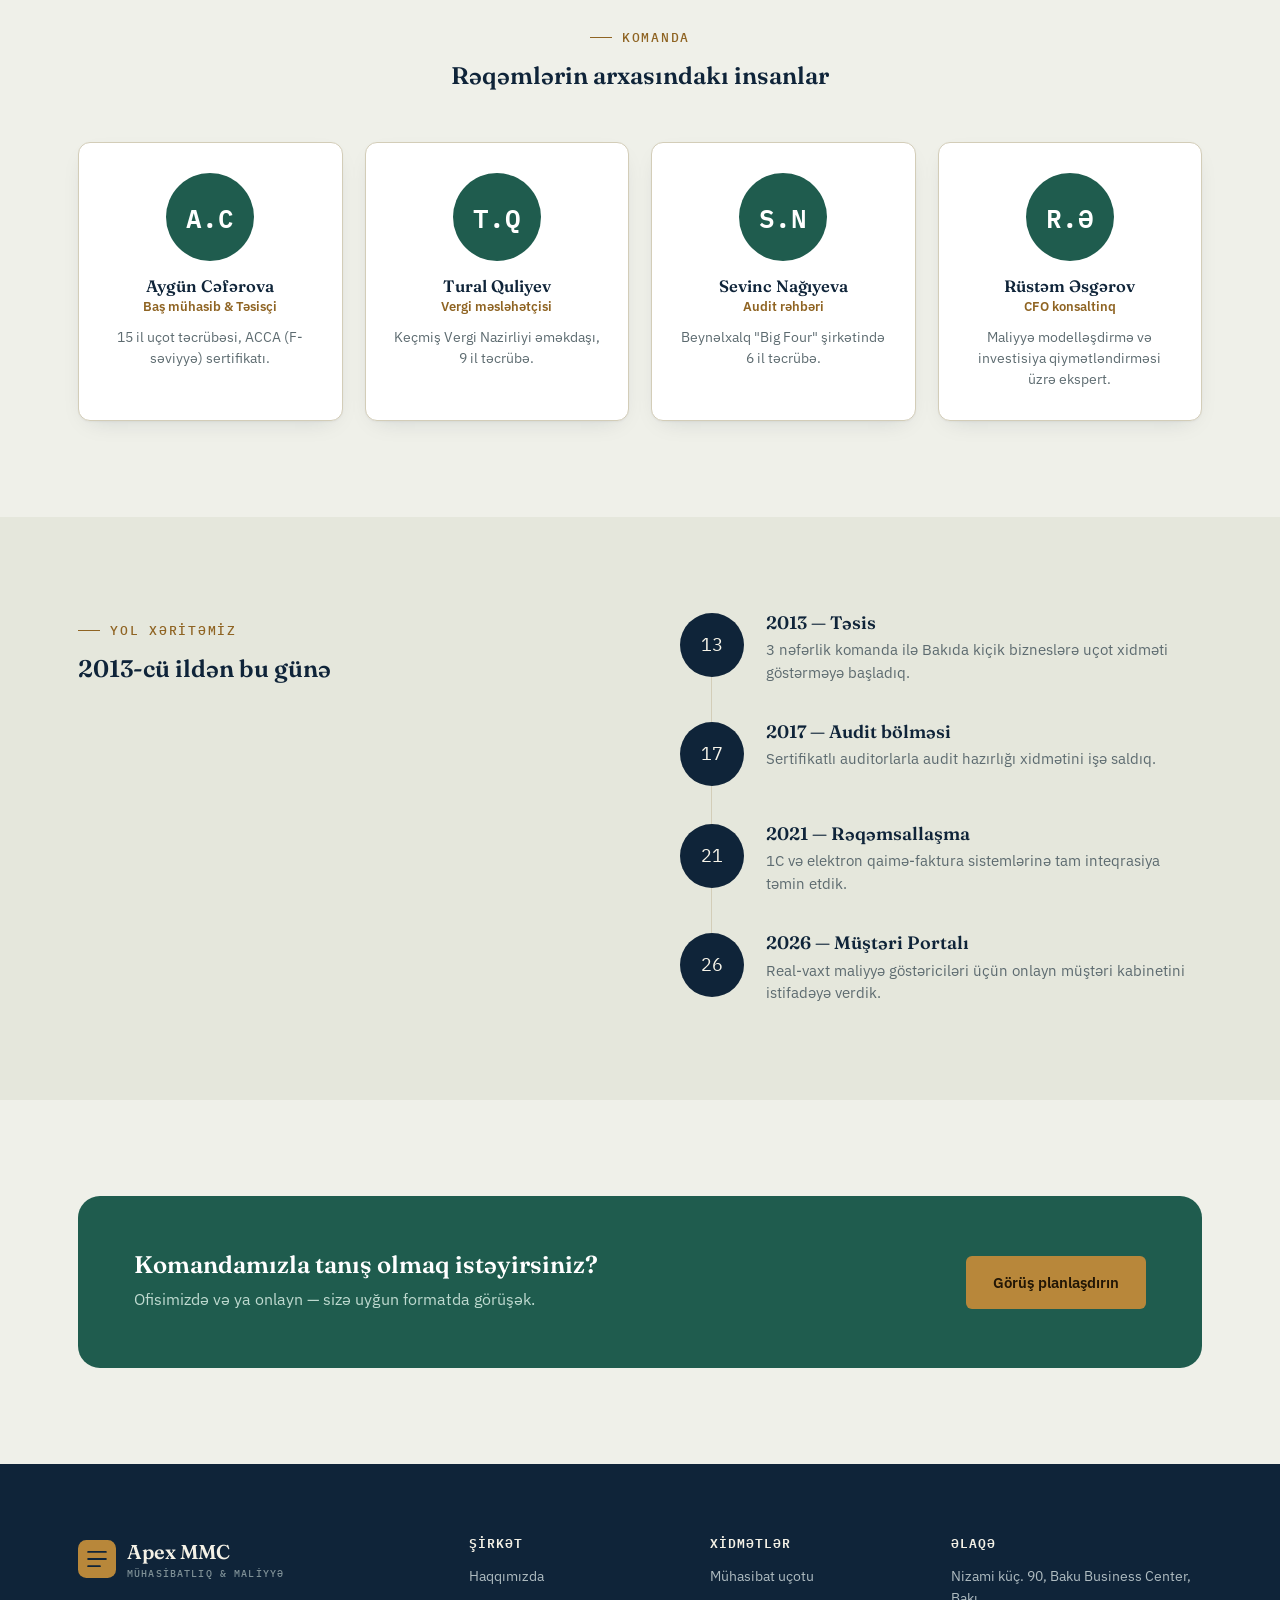
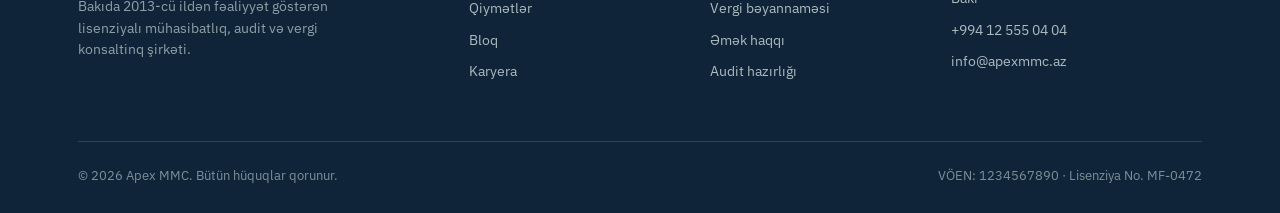
<file: about.html>
<!DOCTYPE html>
<html lang="az">
<head>
<meta charset="UTF-8">
<meta name="viewport" content="width=device-width, initial-scale=1.0">
<title>Haqqımızda | Apex MMC</title>
<meta name="description" content="Apex MMC-nin tarixçəsi, missiyası və 12 nəfərlik sertifikatlı mühasib, auditor və vergi məsləhətçisindən ibarət komandası.">
<link rel="icon" href="assets/favicon.svg" type="image/svg+xml">
<link rel="stylesheet" href="css/style.css">
</head>
<body>

<header class="site-header">
  <div class="header-inner">
    <a href="index.html" class="brand">
      <svg class="mark" viewBox="0 0 64 64"><rect width="64" height="64" rx="14" fill="#0F2439"/><path d="M17 20h30M17 32h30M17 44h20" stroke="#EFF0E9" stroke-width="3" stroke-linecap="round"/><circle cx="47" cy="44" r="7" fill="#B8873A"/><path d="M44.2 44l2 2 4-4.2" stroke="#0F2439" stroke-width="1.8" fill="none" stroke-linecap="round" stroke-linejoin="round"/></svg>
      <span>Apex MMC<small>Mühasibatlıq &amp; Maliyyə</small></span>
    </a>
    <nav class="nav">
      <a href="index.html" data-i18n="nav.home">Ana səhifə</a>
      <a href="about.html" data-i18n="nav.about" class="active">Haqqımızda</a>
      <a href="services.html" data-i18n="nav.services">Xidmətlər</a>
      <a href="calculators.html" data-i18n="nav.calculators">Kalkulyatorlar</a>
      <a href="pricing.html" data-i18n="nav.pricing">Qiymətlər</a>
      <a href="blog.html" data-i18n="nav.blog">Bloq</a>
      <a href="contact.html" data-i18n="nav.contact">Əlaqə</a>
    </nav>
    <div class="header-actions">
      <div class="lang-switch">
        <button class="lang-btn" aria-haspopup="true"><span data-lang-label>AZ</span>
          <svg width="10" height="10" viewBox="0 0 10 6" fill="none"><path d="M1 1l4 4 4-4" stroke="currentColor" stroke-width="1.4"/></svg>
        </button>
        <div class="lang-menu">
          <button data-lang="az" aria-current="true">Azərbaycanca</button>
          <button data-lang="en">English</button>
          <button data-lang="ru">Русский</button>
        </div>
      </div>
      <a href="portal.html" class="btn btn-ghost btn-sm" data-i18n="nav.portal">Müştəri Portalı</a>
      <a href="contact.html" class="btn btn-primary btn-sm" data-i18n="nav.cta">Pulsuz məsləhət alın</a>
      <button class="nav-toggle" aria-label="Menyu">
        <svg viewBox="0 0 24 24" fill="none"><path d="M3 6h18M3 12h18M3 18h18" stroke="currentColor" stroke-width="2" stroke-linecap="round"/></svg>
      </button>
    </div>
  </div>
  <div class="mobile-nav">
    <a href="index.html" data-i18n="nav.home">Ana səhifə</a>
    <a href="about.html" data-i18n="nav.about">Haqqımızda</a>
    <a href="services.html" data-i18n="nav.services">Xidmətlər</a>
    <a href="calculators.html" data-i18n="nav.calculators">Kalkulyatorlar</a>
    <a href="pricing.html" data-i18n="nav.pricing">Qiymətlər</a>
    <a href="blog.html" data-i18n="nav.blog">Bloq</a>
    <a href="contact.html" data-i18n="nav.contact">Əlaqə</a>
    <a href="portal.html" data-i18n="nav.portal">Müştəri Portalı</a>
  </div>
</header>

<section class="page-hero">
  <div class="container">
    <div class="breadcrumb"><a href="index.html">Ana səhifə</a> / Haqqımızda</div>
    <span class="eyebrow">Bizim hekayəmiz</span>
    <h1>Ədədlərə dəqiqliklə, insanlara qayğı ilə yanaşırıq</h1>
    <p class="lede" style="max-width:620px">2013-cü ildən bəri Bakıda fəaliyyət göstəririk. Bu gün 260-dan çox şirkətin maliyyə arxasında dayanan komandayıq.</p>
  </div>
</section>

<section class="section">
  <div class="container grid-2" style="align-items:center;gap:60px">
    <div class="reveal">
      <span class="eyebrow">Missiyamız</span>
      <h2>Sahibkarın işini asanlaşdırmaq, riskini azaltmaq</h2>
      <p>Apex MMC-nin yaranma səbəbi sadədir: Azərbaycanda kiçik və orta biznes sahibləri mühasibatlığa görə deyil, öz işlərinin əsas fəaliyyətinə görə narahat olmalıdırlar. Biz vergi qanunvericiliyini izləyirik, sənədləri qaydasında saxlayırıq və çətin anlarda sizin tərəfinizdə dayanırıq.</p>
      <p>Komandamız mühasiblər, sertifikatlı auditorlar (ACCA namizədləri daxil olmaqla), vergi hüquqşünasları və maliyyə analitiklərindən ibarətdir. Hər müştəriyə fərdi mühasib təyin olunur, lakin mürəkkəb məsələlərdə bütün komanda arxanızda dayanır.</p>
    </div>
    <div class="reveal">
      <div class="stat-band" style="grid-template-columns:1fr 1fr">
        <div class="stat-cell"><b>2013</b><span>Təsis ili</span></div>
        <div class="stat-cell"><b>12</b><span>Komanda üzvü</span></div>
        <div class="stat-cell"><b>260+</b><span>Aktiv müştəri</span></div>
        <div class="stat-cell"><b>7</b><span>Sənaye sahəsi üzrə təcrübə</span></div>
      </div>
    </div>
  </div>
</section>

<section class="section section--alt">
  <div class="container">
    <div class="section-head center reveal">
      <span class="eyebrow">Dəyərlərimiz</span>
      <h2>Bizi fərqləndirən prinsiplər</h2>
    </div>
    <div class="grid-3">
      <div class="card reveal">
        <svg class="icon" viewBox="0 0 24 24" fill="none"><path d="M12 3l7 3v6c0 4.5-3 7.5-7 9-4-1.5-7-4.5-7-9V6z" stroke="currentColor" stroke-width="1.5"/></svg>
        <h3>Məlumat təhlükəsizliyi</h3>
        <p>Bütün maliyyə məlumatlarınız şifrələnmiş serverlərdə saxlanılır, komandamızın hər üzvü məxfilik müqaviləsi imzalayır.</p>
      </div>
      <div class="card reveal">
        <svg class="icon" viewBox="0 0 24 24" fill="none"><path d="M12 8v5l3 2" stroke="currentColor" stroke-width="1.5" stroke-linecap="round"/><circle cx="12" cy="12" r="9" stroke="currentColor" stroke-width="1.5"/></svg>
        <h3>Vaxtında hesabatlıq</h3>
        <p>Son tarixlərə əməl etməmək bizdə heç vaxt olmayıb — hər bəyannamə son tarixdən azı 3 gün əvvəl hazır olur.</p>
      </div>
      <div class="card reveal">
        <svg class="icon" viewBox="0 0 24 24" fill="none"><path d="M4 12h4l2-7 4 14 2-7h4" stroke="currentColor" stroke-width="1.5" stroke-linecap="round" stroke-linejoin="round"/></svg>
        <h3>Şəffaf qiymətləndirmə</h3>
        <p>Gizli xərc yoxdur. Hər paketin nə daxil etdiyi müqavilədə açıq şəkildə yazılır.</p>
      </div>
    </div>
  </div>
</section>

<section class="section">
  <div class="container">
    <div class="section-head center reveal">
      <span class="eyebrow">Komanda</span>
      <h2>Rəqəmlərin arxasındakı insanlar</h2>
    </div>
    <div class="grid-4">
      <div class="card team-card reveal">
        <div class="team-avatar">A.C</div>
        <h3>Aygün Cəfərova</h3>
        <div class="team-role">Baş mühasib &amp; Təsisçi</div>
        <p>15 il uçot təcrübəsi, ACCA (F-səviyyə) sertifikatı.</p>
      </div>
      <div class="card team-card reveal">
        <div class="team-avatar">T.Q</div>
        <h3>Tural Quliyev</h3>
        <div class="team-role">Vergi məsləhətçisi</div>
        <p>Keçmiş Vergi Nazirliyi əməkdaşı, 9 il təcrübə.</p>
      </div>
      <div class="card team-card reveal">
        <div class="team-avatar">S.N</div>
        <h3>Sevinc Nağıyeva</h3>
        <div class="team-role">Audit rəhbəri</div>
        <p>Beynəlxalq "Big Four" şirkətində 6 il təcrübə.</p>
      </div>
      <div class="card team-card reveal">
        <div class="team-avatar">R.Ə</div>
        <h3>Rüstəm Əsgərov</h3>
        <div class="team-role">CFO konsaltinq</div>
        <p>Maliyyə modelləşdirmə və investisiya qiymətləndirməsi üzrə ekspert.</p>
      </div>
    </div>
  </div>
</section>

<section class="section section--alt">
  <div class="container">
    <div class="grid-2" style="align-items:start;gap:64px">
      <div class="reveal">
        <span class="eyebrow">Yol xəritəmiz</span>
        <h2>2013-cü ildən bu günə</h2>
      </div>
      <div class="timeline reveal">
        <div class="timeline-item"><div class="timeline-num">13</div><div class="timeline-body"><h4>2013 — Təsis</h4><p>3 nəfərlik komanda ilə Bakıda kiçik bizneslərə uçot xidməti göstərməyə başladıq.</p></div></div>
        <div class="timeline-item"><div class="timeline-num">17</div><div class="timeline-body"><h4>2017 — Audit bölməsi</h4><p>Sertifikatlı auditorlarla audit hazırlığı xidmətini işə saldıq.</p></div></div>
        <div class="timeline-item"><div class="timeline-num">21</div><div class="timeline-body"><h4>2021 — Rəqəmsallaşma</h4><p>1C və elektron qaimə-faktura sistemlərinə tam inteqrasiya təmin etdik.</p></div></div>
        <div class="timeline-item"><div class="timeline-num">26</div><div class="timeline-body"><h4>2026 — Müştəri Portalı</h4><p>Real-vaxt maliyyə göstəriciləri üçün onlayn müştəri kabinetini istifadəyə verdik.</p></div></div>
      </div>
    </div>
  </div>
</section>

<section class="section">
  <div class="container">
    <div class="cta-banner reveal">
      <div>
        <h2>Komandamızla tanış olmaq istəyirsiniz?</h2>
        <p>Ofisimizdə və ya onlayn — sizə uyğun formatda görüşək.</p>
      </div>
      <a href="contact.html" class="btn btn-primary">Görüş planlaşdırın</a>
    </div>
  </div>
</section>

<footer class="site-footer">
  <div class="container">
    <div class="footer-grid">
      <div class="footer-brand">
        <a href="index.html" class="brand">
          <svg class="mark" viewBox="0 0 64 64"><rect width="64" height="64" rx="14" fill="#B8873A"/><path d="M17 20h30M17 32h30M17 44h20" stroke="#0F2439" stroke-width="3" stroke-linecap="round"/></svg>
          <span>Apex MMC<small>Mühasibatlıq &amp; Maliyyə</small></span>
        </a>
        <p data-i18n="footer.tagline">Bakıda 2013-cü ildən fəaliyyət göstərən lisenziyalı mühasibatlıq, audit və vergi konsaltinq şirkəti.</p>
      </div>
      <div class="footer-col">
        <h4 data-i18n="footer.company">Şirkət</h4>
        <ul><li><a href="about.html">Haqqımızda</a></li><li><a href="pricing.html">Qiymətlər</a></li><li><a href="blog.html">Bloq</a></li><li><a href="contact.html">Karyera</a></li></ul>
      </div>
      <div class="footer-col">
        <h4 data-i18n="footer.services">Xidmətlər</h4>
        <ul><li><a href="services.html">Mühasibat uçotu</a></li><li><a href="services.html">Vergi bəyannaməsi</a></li><li><a href="services.html">Əmək haqqı</a></li><li><a href="services.html">Audit hazırlığı</a></li></ul>
      </div>
      <div class="footer-col">
        <h4 data-i18n="footer.contactHead">Əlaqə</h4>
        <ul><li>Nizami küç. 90, Baku Business Center, Bakı</li><li>+994 12 555 04 04</li><li>info@apexmmc.az</li></ul>
      </div>
    </div>
    <div class="footer-bottom">
      <span>© 2026 Apex MMC. <span data-i18n="footer.rights">Bütün hüquqlar qorunur.</span></span>
      <span>VÖEN: 1234567890 · Lisenziya No. MF-0472</span>
    </div>
  </div>
</footer>

<button class="back-top" aria-label="Yuxarı qalx">↑</button>
<script src="js/i18n.js"></script>
<script src="js/main.js"></script>
</body>
</html>
</file>
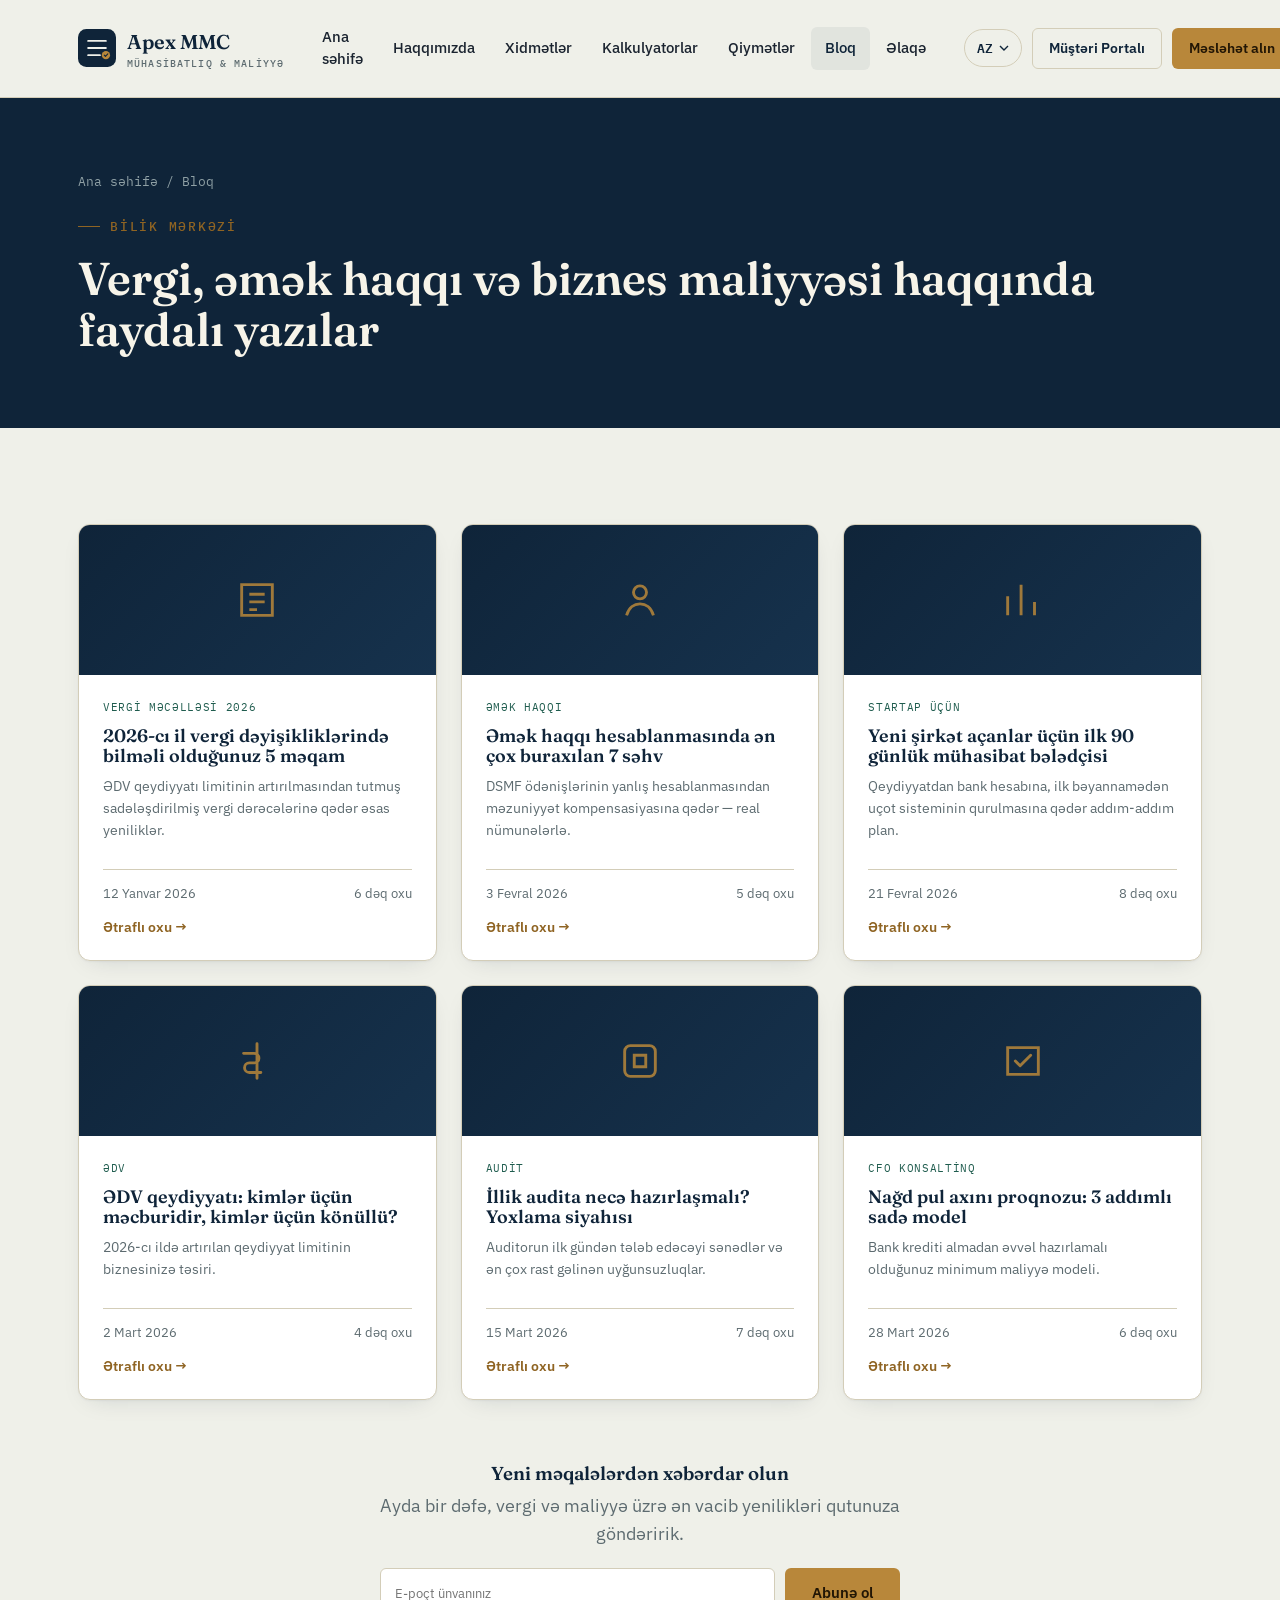
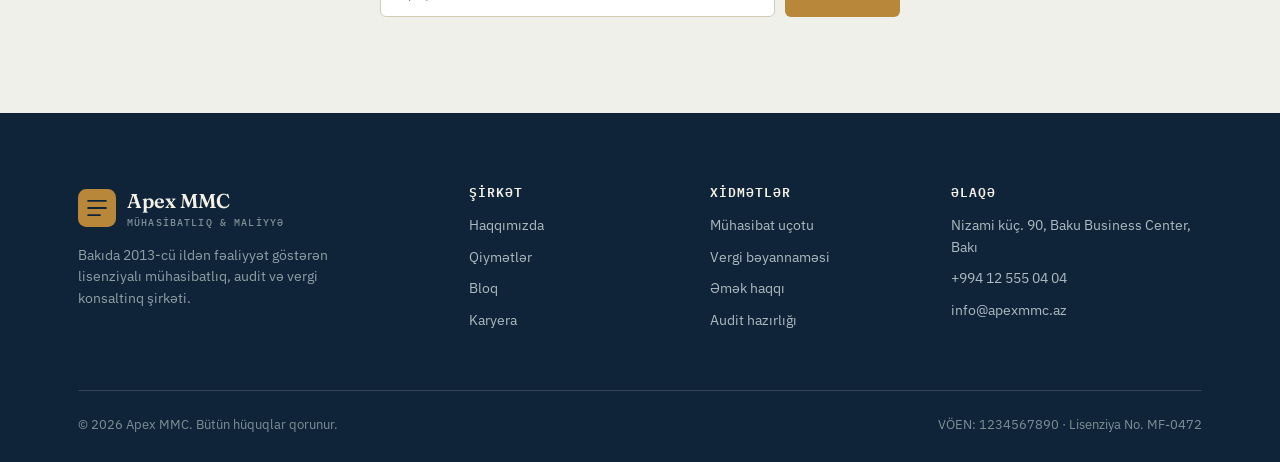
<file: blog.html>
<!DOCTYPE html>
<html lang="az">
<head>
<meta charset="UTF-8">
<meta name="viewport" content="width=device-width, initial-scale=1.0">
<title>Bloq | Apex MMC</title>
<meta name="description" content="Vergi qanunvericiliyi, əmək haqqı hesablanması və biznes maliyyəsi ilə bağlı məqalələr.">
<link rel="icon" href="assets/favicon.svg" type="image/svg+xml">
<link rel="stylesheet" href="css/style.css">
</head>
<body>

<header class="site-header">
  <div class="header-inner">
    <a href="index.html" class="brand">
      <svg class="mark" viewBox="0 0 64 64"><rect width="64" height="64" rx="14" fill="#0F2439"/><path d="M17 20h30M17 32h30M17 44h20" stroke="#EFF0E9" stroke-width="3" stroke-linecap="round"/><circle cx="47" cy="44" r="7" fill="#B8873A"/><path d="M44.2 44l2 2 4-4.2" stroke="#0F2439" stroke-width="1.8" fill="none" stroke-linecap="round" stroke-linejoin="round"/></svg>
      <span>Apex MMC<small>Mühasibatlıq &amp; Maliyyə</small></span>
    </a>
    <nav class="nav">
      <a href="index.html" data-i18n="nav.home">Ana səhifə</a>
      <a href="about.html" data-i18n="nav.about">Haqqımızda</a>
      <a href="services.html" data-i18n="nav.services">Xidmətlər</a>
      <a href="calculators.html" data-i18n="nav.calculators">Kalkulyatorlar</a>
      <a href="pricing.html" data-i18n="nav.pricing">Qiymətlər</a>
      <a href="blog.html" data-i18n="nav.blog" class="active">Bloq</a>
      <a href="contact.html" data-i18n="nav.contact">Əlaqə</a>
    </nav>
    <div class="header-actions">
      <div class="lang-switch">
        <button class="lang-btn" aria-haspopup="true"><span data-lang-label>AZ</span>
          <svg width="10" height="10" viewBox="0 0 10 6" fill="none"><path d="M1 1l4 4 4-4" stroke="currentColor" stroke-width="1.4"/></svg>
        </button>
        <div class="lang-menu">
          <button data-lang="az" aria-current="true">Azərbaycanca</button>
          <button data-lang="en">English</button>
          <button data-lang="ru">Русский</button>
        </div>
      </div>
      <a href="portal.html" class="btn btn-ghost btn-sm" data-i18n="nav.portal">Müştəri Portalı</a>
      <a href="contact.html" class="btn btn-primary btn-sm" data-i18n="nav.cta">Pulsuz məsləhət alın</a>
      <button class="nav-toggle" aria-label="Menyu">
        <svg viewBox="0 0 24 24" fill="none"><path d="M3 6h18M3 12h18M3 18h18" stroke="currentColor" stroke-width="2" stroke-linecap="round"/></svg>
      </button>
    </div>
  </div>
  <div class="mobile-nav">
    <a href="index.html">Ana səhifə</a><a href="about.html">Haqqımızda</a><a href="services.html">Xidmətlər</a>
    <a href="calculators.html">Kalkulyatorlar</a><a href="pricing.html">Qiymətlər</a><a href="blog.html">Bloq</a>
    <a href="contact.html">Əlaqə</a><a href="portal.html">Müştəri Portalı</a>
  </div>
</header>

<section class="page-hero">
  <div class="container">
    <div class="breadcrumb"><a href="index.html">Ana səhifə</a> / Bloq</div>
    <span class="eyebrow">Bilik mərkəzi</span>
    <h1>Vergi, əmək haqqı və biznes maliyyəsi haqqında faydalı yazılar</h1>
  </div>
</section>

<section class="section">
  <div class="container">
    <div class="grid-3">

      <div class="post-card reveal">
        <div class="post-thumb"><svg viewBox="0 0 24 24" fill="none"><path d="M4 4h16v16H4z" stroke="currentColor" stroke-width="1.5"/><path d="M8 9h8M8 13h8M8 17h4" stroke="currentColor" stroke-width="1.5"/></svg></div>
        <div class="post-body">
          <span class="post-tag">Vergi Məcəlləsi 2026</span>
          <h3>2026-cı il vergi dəyişikliklərində bilməli olduğunuz 5 məqam</h3>
          <p>ƏDV qeydiyyatı limitinin artırılmasından tutmuş sadələşdirilmiş vergi dərəcələrinə qədər əsas yeniliklər.</p>
          <div class="post-meta"><span>12 Yanvar 2026</span><span>6 dəq oxu</span></div>
          <button data-expand style="margin-top:14px;background:none;border:none;color:var(--brass-dark);font-weight:600;font-size:13.5px;padding:0;text-align:left">Ətraflı oxu →</button>
          <div class="post-detail">
            <p>1. ƏDV üzrə məcburi qeydiyyat limiti 200,000 manatdan 400,000 manata qədər artırılıb — bu, kiçik bizneslərin bir müddət ƏDV öhdəliyindən azad qalmasına imkan verir.</p>
            <p>2. İctimai iaşə sahəsində POS-terminal vasitəsilə aparılan nağdsız ödəmələr üzrə sadələşdirilmiş vergi dərəcəsi 3 il müddətinə 6%-ə endirilib.</p>
            <p>3. Amortizasiya üçün iki metoddan (düz xətt və azalan qalıq) birini seçmək mümkündür.</p>
            <p>4. "Üfüqi Monitorinq" sistemi tətbiqə başlayır — bu proqrama qatılan vergi ödəyiciləri klassik kameral və səyyar yoxlamalardan azad olunur.</p>
            <p>5. Sosial sığorta haqlarının dövlət tərəfindən subsidiyalaşdırılması bəzi kateqoriyalar üçün genişləndirilib.</p>
            <p style="font-size:12.5px;color:var(--muted);margin-top:16px">Qeyd: Bu icmal ümumi məlumat xarakteri daşıyır, konkret vəziyyətiniz üçün mühasibimizlə əlaqə saxlayın.</p>
          </div>
        </div>
      </div>

      <div class="post-card reveal">
        <div class="post-thumb"><svg viewBox="0 0 24 24" fill="none"><circle cx="12" cy="8" r="3.4" stroke="currentColor" stroke-width="1.5"/><path d="M5 20c1.2-4 4-6 7-6s5.8 2 7 6" stroke="currentColor" stroke-width="1.5"/></svg></div>
        <div class="post-body">
          <span class="post-tag">Əmək haqqı</span>
          <h3>Əmək haqqı hesablanmasında ən çox buraxılan 7 səhv</h3>
          <p>DSMF ödənişlərinin yanlış hesablanmasından məzuniyyət kompensasiyasına qədər — real nümunələrlə.</p>
          <div class="post-meta"><span>3 Fevral 2026</span><span>5 dəq oxu</span></div>
          <button data-expand style="margin-top:14px;background:none;border:none;color:var(--brass-dark);font-weight:600;font-size:13.5px;padding:0;text-align:left">Ətraflı oxu →</button>
          <div class="post-detail">
            <p>1. Brüt və xalis məbləği qarışdırmaq — müqavilədə hansı məbləğin razılaşdırıldığını dəqiq göstərmək vacibdir.</p>
            <p>2. DSMF hesablanmasında 200 manatlıq həddi nəzərə almamaq.</p>
            <p>3. Məzuniyyət kompensasiyasını son 12 ayın orta əmək haqqına görə deyil, cari aya görə hesablamaq.</p>
            <p>4. İşdən çıxma zamanı istifadə olunmamış məzuniyyət günlərini kompensasiya etməməmk.</p>
            <p>5. Xəstəlik vərəqəsi ödənişlərini dövlət büdcəsi ilə işəgötürən arasında düzgün bölüşdürməmək.</p>
            <p>6. Əmək müqaviləsində göstərilməyən əlavə mükafatları vergi bazasına daxil etməmək.</p>
            <p>7. İşçinin elektron əmək müqavilələri bazasında qeydiyyatını gecikdirmək.</p>
          </div>
        </div>
      </div>

      <div class="post-card reveal">
        <div class="post-thumb"><svg viewBox="0 0 24 24" fill="none"><path d="M4 20V10M11 20V4M18 20v-7" stroke="currentColor" stroke-width="1.5"/></svg></div>
        <div class="post-body">
          <span class="post-tag">Startap üçün</span>
          <h3>Yeni şirkət açanlar üçün ilk 90 günlük mühasibat bələdçisi</h3>
          <p>Qeydiyyatdan bank hesabına, ilk bəyannamədən uçot sisteminin qurulmasına qədər addım-addım plan.</p>
          <div class="post-meta"><span>21 Fevral 2026</span><span>8 dəq oxu</span></div>
          <button data-expand style="margin-top:14px;background:none;border:none;color:var(--brass-dark);font-weight:600;font-size:13.5px;padding:0;text-align:left">Ətraflı oxu →</button>
          <div class="post-detail">
            <p><b>1-10 gün:</b> Şirkət qeydiyyatı, VÖEN alınması, bank hesabının açılması və elektron imzanın (Asan İmza) qurulması.</p>
            <p><b>11-30 gün:</b> Uçot sisteminin (1C, BAS və ya Excel) qurulması, ilkin sənəd dövriyyəsi qaydalarının müəyyənləşdirilməsi.</p>
            <p><b>31-60 gün:</b> İlk əmək müqavilələrinin bağlanması, əmək haqqı fondunun planlaşdırılması, DSMF qeydiyyatı.</p>
            <p><b>61-90 gün:</b> İlk vergi bəyannamələrinin təqdim edilməsi, ilk rüblük maliyyə icmalının hazırlanması.</p>
          </div>
        </div>
      </div>

      <div class="post-card reveal">
        <div class="post-thumb"><svg viewBox="0 0 24 24" fill="none"><path d="M12 3v18M5 8h5.5a2.5 2.5 0 010 5H8a2.5 2.5 0 000 5h6" stroke="currentColor" stroke-width="1.5" stroke-linecap="round"/></svg></div>
        <div class="post-body">
          <span class="post-tag">ƏDV</span>
          <h3>ƏDV qeydiyyatı: kimlər üçün məcburidir, kimlər üçün könüllü?</h3>
          <p>2026-cı ildə artırılan qeydiyyat limitinin biznesinizə təsiri.</p>
          <div class="post-meta"><span>2 Mart 2026</span><span>4 dəq oxu</span></div>
          <button data-expand style="margin-top:14px;background:none;border:none;color:var(--brass-dark);font-weight:600;font-size:13.5px;padding:0;text-align:left">Ətraflı oxu →</button>
          <div class="post-detail">
            <p>Vergi tutulan əməliyyatların həcmi müəyyən edilmiş limiti keçən şəxslər ƏDV məqsədləri üçün məcburi qeydiyyata alınmalıdır. 2026-cı il dəyişiklikləri ilə bu limit 200,000-400,000 manat aralığına qədər artırılıb.</p>
            <p>Limitə çatmayan şirkətlər isə könüllü qeydiyyatdan keçə bilər — bu, xüsusilə ƏDV-ödəyici tərəfdaşlarla işləyən bizneslər üçün faydalı ola bilər, çünki alış ƏDV-sini əvəzləşdirmək imkanı yaranır.</p>
          </div>
        </div>
      </div>

      <div class="post-card reveal">
        <div class="post-thumb"><svg viewBox="0 0 24 24" fill="none"><rect x="4" y="4" width="16" height="16" rx="3" stroke="currentColor" stroke-width="1.5"/><path d="M9 9h6v6H9z" stroke="currentColor" stroke-width="1.5"/></svg></div>
        <div class="post-body">
          <span class="post-tag">Audit</span>
          <h3>İllik audita necə hazırlaşmalı? Yoxlama siyahısı</h3>
          <p>Auditorun ilk gündən tələb edəcəyi sənədlər və ən çox rast gəlinən uyğunsuzluqlar.</p>
          <div class="post-meta"><span>15 Mart 2026</span><span>7 dəq oxu</span></div>
          <button data-expand style="margin-top:14px;background:none;border:none;color:var(--brass-dark);font-weight:600;font-size:13.5px;padding:0;text-align:left">Ətraflı oxu →</button>
          <div class="post-detail">
            <p>Hazır olun: bank çıxarışlarının uzlaşdırılması, əsas vəsaitlərin siyahısı və amortizasiya cədvəli, debitor/kreditor borclarının təsdiqi məktubları, əmək haqqı fondu üzrə hesabatlar və əvvəlki ilin auditor rəyi tələb olunacaq.</p>
            <p>Ən çox rast gəlinən uyğunsuzluq — kassa əməliyyatlarının gecikmiş qeydiyyatı və uzunmüddətli müqavilələr üzrə gəlirin yanlış dövrə aid edilməsidir.</p>
          </div>
        </div>
      </div>

      <div class="post-card reveal">
        <div class="post-thumb"><svg viewBox="0 0 24 24" fill="none"><path d="M4 19V5h16v14z" stroke="currentColor" stroke-width="1.5"/><path d="M8 12l2.5 2.5L16 9" stroke="currentColor" stroke-width="1.5" stroke-linecap="round" stroke-linejoin="round"/></svg></div>
        <div class="post-body">
          <span class="post-tag">CFO konsaltinq</span>
          <h3>Nağd pul axını proqnozu: 3 addımlı sadə model</h3>
          <p>Bank krediti almadan əvvəl hazırlamalı olduğunuz minimum maliyyə modeli.</p>
          <div class="post-meta"><span>28 Mart 2026</span><span>6 dəq oxu</span></div>
          <button data-expand style="margin-top:14px;background:none;border:none;color:var(--brass-dark);font-weight:600;font-size:13.5px;padding:0;text-align:left">Ətraflı oxu →</button>
          <div class="post-detail">
            <p>1. Son 12 ayın real pul daxilolma və çıxışlarını aylıq olaraq cədvəlləşdirin.</p>
            <p>2. Mövsümi dəyişkənlikləri və gözlənilən böyük xərcləri (icarə, avadanlıq) ayrıca qeyd edin.</p>
            <p>3. Ən azı üç ssenari (optimist, real, pessimist) üzrə 6 aylıq proqnoz hazırlayın — bank və investorlar bunu yüksək qiymətləndirir.</p>
          </div>
        </div>
      </div>

    </div>

    <div style="max-width:520px;margin:64px auto 0;text-align:center" class="reveal">
      <h3>Yeni məqalələrdən xəbərdar olun</h3>
      <p class="lede" style="margin-bottom:20px">Ayda bir dəfə, vergi və maliyyə üzrə ən vacib yenilikləri qutunuza göndəririk.</p>
      <form class="newsletter-form" style="display:flex;gap:10px">
        <input type="email" required placeholder="E-poçt ünvanınız" style="flex-grow:1;border:1px solid var(--rule);border-radius:6px;padding:12px 14px;font-family:var(--f-body)">
        <button type="submit" class="btn btn-primary">Abunə ol</button>
      </form>
    </div>
  </div>
</section>

<footer class="site-footer">
  <div class="container">
    <div class="footer-grid">
      <div class="footer-brand">
        <a href="index.html" class="brand">
          <svg class="mark" viewBox="0 0 64 64"><rect width="64" height="64" rx="14" fill="#B8873A"/><path d="M17 20h30M17 32h30M17 44h20" stroke="#0F2439" stroke-width="3" stroke-linecap="round"/></svg>
          <span>Apex MMC<small>Mühasibatlıq &amp; Maliyyə</small></span>
        </a>
        <p data-i18n="footer.tagline">Bakıda 2013-cü ildən fəaliyyət göstərən lisenziyalı mühasibatlıq, audit və vergi konsaltinq şirkəti.</p>
      </div>
      <div class="footer-col"><h4 data-i18n="footer.company">Şirkət</h4><ul><li><a href="about.html">Haqqımızda</a></li><li><a href="pricing.html">Qiymətlər</a></li><li><a href="blog.html">Bloq</a></li><li><a href="contact.html">Karyera</a></li></ul></div>
      <div class="footer-col"><h4 data-i18n="footer.services">Xidmətlər</h4><ul><li><a href="services.html">Mühasibat uçotu</a></li><li><a href="services.html">Vergi bəyannaməsi</a></li><li><a href="services.html">Əmək haqqı</a></li><li><a href="services.html">Audit hazırlığı</a></li></ul></div>
      <div class="footer-col"><h4 data-i18n="footer.contactHead">Əlaqə</h4><ul><li>Nizami küç. 90, Baku Business Center, Bakı</li><li>+994 12 555 04 04</li><li>info@apexmmc.az</li></ul></div>
    </div>
    <div class="footer-bottom">
      <span>© 2026 Apex MMC. <span data-i18n="footer.rights">Bütün hüquqlar qorunur.</span></span>
      <span>VÖEN: 1234567890 · Lisenziya No. MF-0472</span>
    </div>
  </div>
</footer>

<button class="back-top" aria-label="Yuxarı qalx">↑</button>
<script src="js/i18n.js"></script>
<script src="js/main.js"></script>
</body>
</html>
</file>
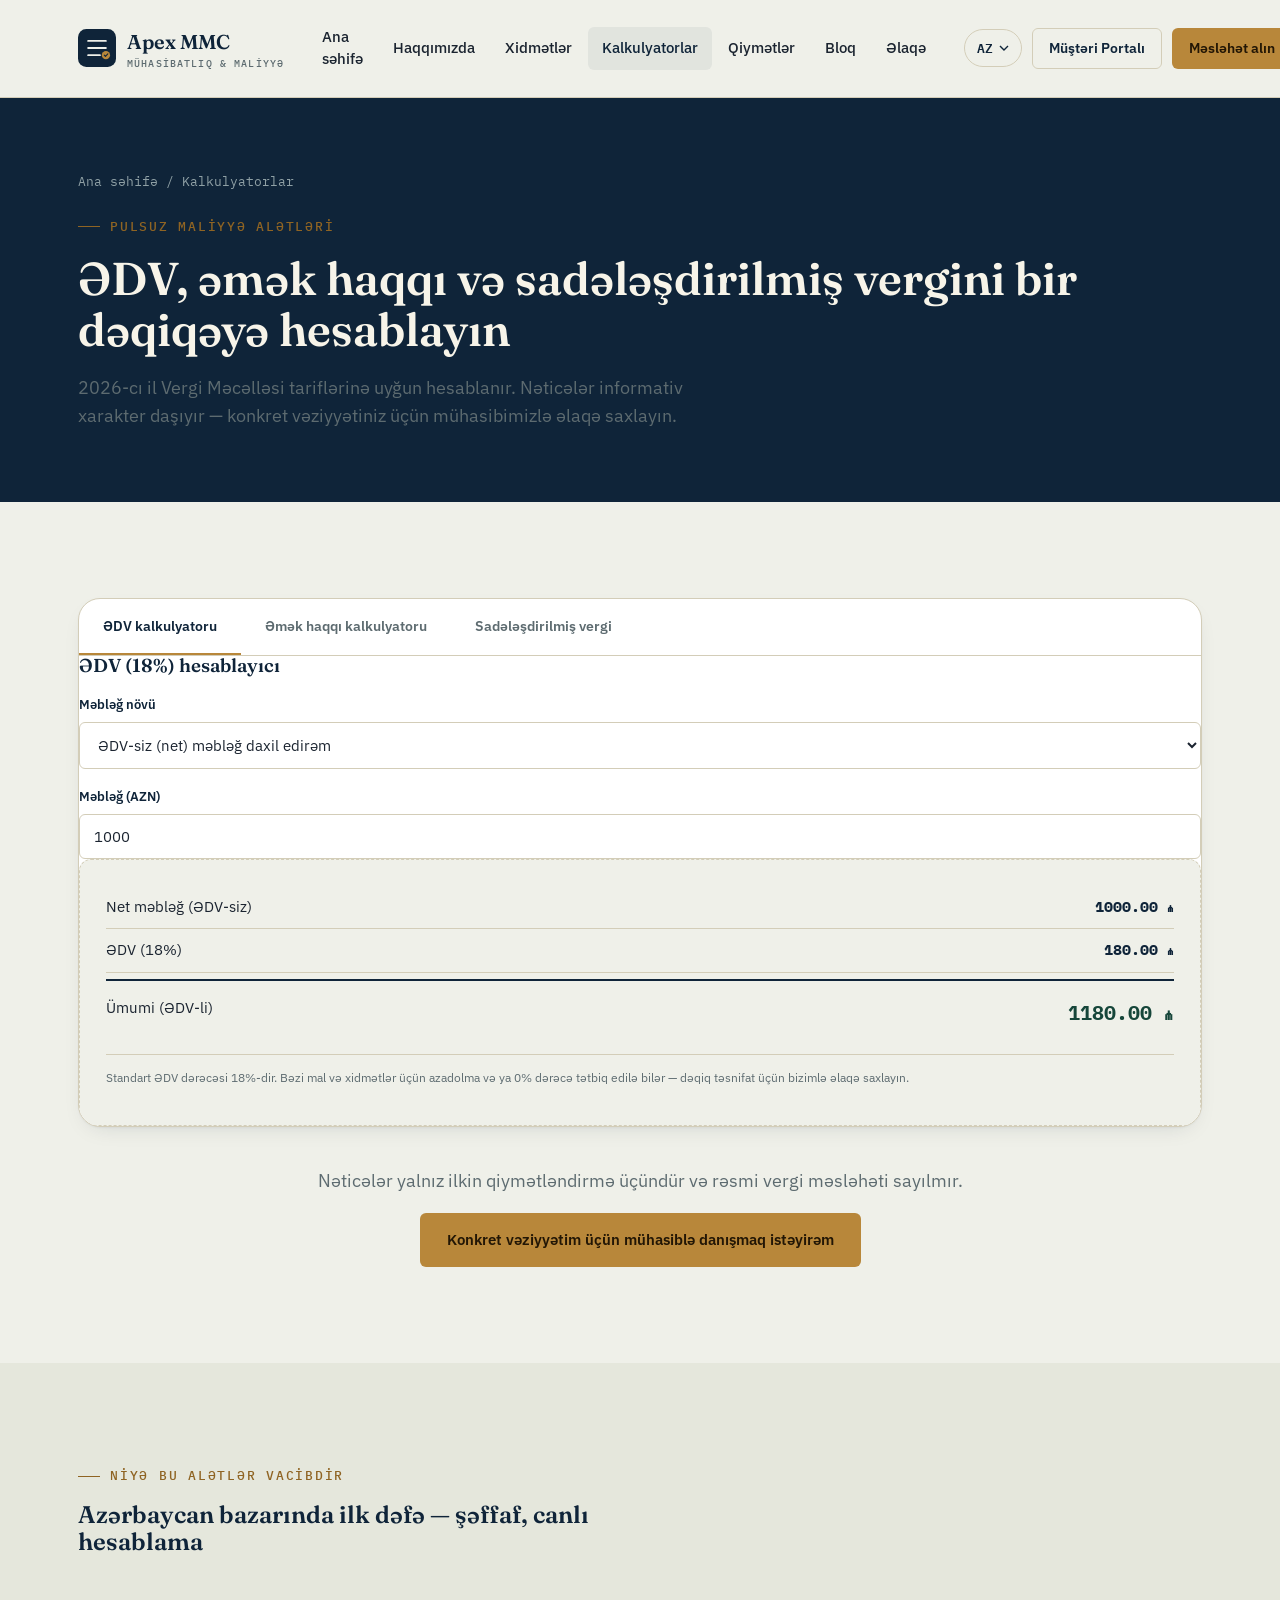
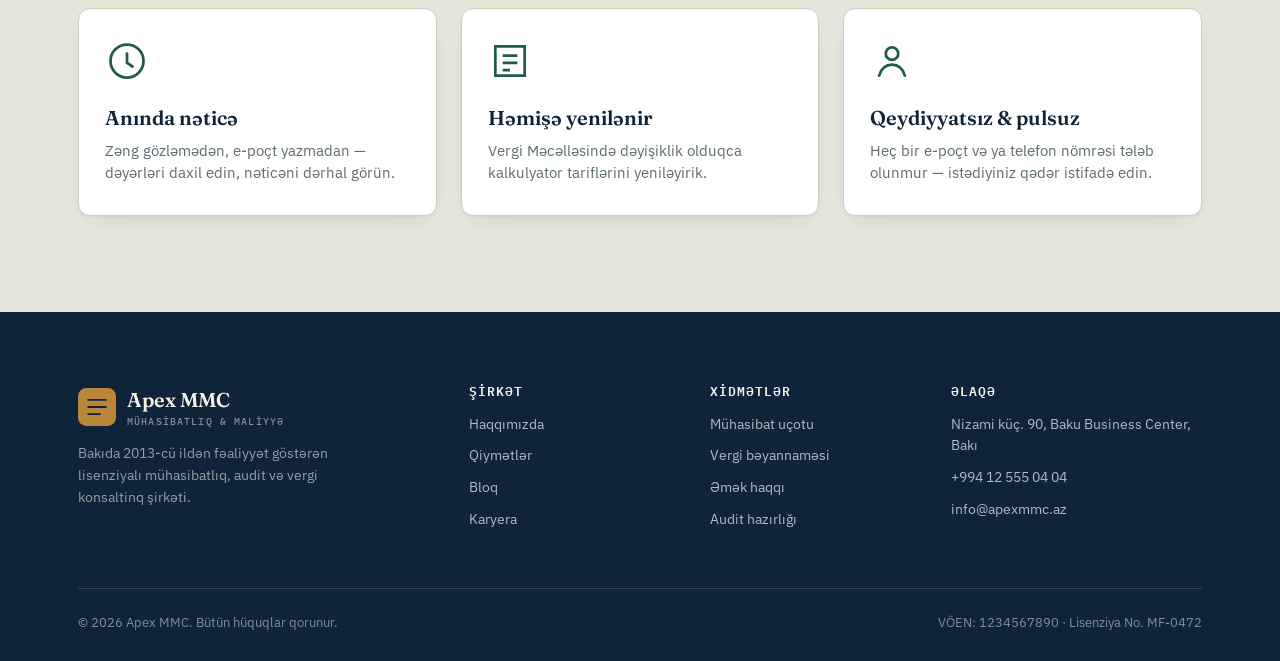
<file: calculators.html>
<!DOCTYPE html>
<html lang="az">
<head>
<meta charset="UTF-8">
<meta name="viewport" content="width=device-width, initial-scale=1.0">
<title>Maliyyə Kalkulyatorları | Apex MMC</title>
<meta name="description" content="ƏDV, əmək haqqı və sadələşdirilmiş vergi kalkulyatorları — 2026-cı il Azərbaycan vergi tariflərinə əsasən, pulsuz və qeydiyyatsız.">
<link rel="icon" href="assets/favicon.svg" type="image/svg+xml">
<link rel="stylesheet" href="css/style.css">
</head>
<body>

<header class="site-header">
  <div class="header-inner">
    <a href="index.html" class="brand">
      <svg class="mark" viewBox="0 0 64 64"><rect width="64" height="64" rx="14" fill="#0F2439"/><path d="M17 20h30M17 32h30M17 44h20" stroke="#EFF0E9" stroke-width="3" stroke-linecap="round"/><circle cx="47" cy="44" r="7" fill="#B8873A"/><path d="M44.2 44l2 2 4-4.2" stroke="#0F2439" stroke-width="1.8" fill="none" stroke-linecap="round" stroke-linejoin="round"/></svg>
      <span>Apex MMC<small>Mühasibatlıq &amp; Maliyyə</small></span>
    </a>
    <nav class="nav">
      <a href="index.html" data-i18n="nav.home">Ana səhifə</a>
      <a href="about.html" data-i18n="nav.about">Haqqımızda</a>
      <a href="services.html" data-i18n="nav.services">Xidmətlər</a>
      <a href="calculators.html" data-i18n="nav.calculators" class="active">Kalkulyatorlar</a>
      <a href="pricing.html" data-i18n="nav.pricing">Qiymətlər</a>
      <a href="blog.html" data-i18n="nav.blog">Bloq</a>
      <a href="contact.html" data-i18n="nav.contact">Əlaqə</a>
    </nav>
    <div class="header-actions">
      <div class="lang-switch">
        <button class="lang-btn" aria-haspopup="true"><span data-lang-label>AZ</span>
          <svg width="10" height="10" viewBox="0 0 10 6" fill="none"><path d="M1 1l4 4 4-4" stroke="currentColor" stroke-width="1.4"/></svg>
        </button>
        <div class="lang-menu">
          <button data-lang="az" aria-current="true">Azərbaycanca</button>
          <button data-lang="en">English</button>
          <button data-lang="ru">Русский</button>
        </div>
      </div>
      <a href="portal.html" class="btn btn-ghost btn-sm" data-i18n="nav.portal">Müştəri Portalı</a>
      <a href="contact.html" class="btn btn-primary btn-sm" data-i18n="nav.cta">Pulsuz məsləhət alın</a>
      <button class="nav-toggle" aria-label="Menyu">
        <svg viewBox="0 0 24 24" fill="none"><path d="M3 6h18M3 12h18M3 18h18" stroke="currentColor" stroke-width="2" stroke-linecap="round"/></svg>
      </button>
    </div>
  </div>
  <div class="mobile-nav">
    <a href="index.html">Ana səhifə</a><a href="about.html">Haqqımızda</a><a href="services.html">Xidmətlər</a>
    <a href="calculators.html">Kalkulyatorlar</a><a href="pricing.html">Qiymətlər</a><a href="blog.html">Bloq</a>
    <a href="contact.html">Əlaqə</a><a href="portal.html">Müştəri Portalı</a>
  </div>
</header>

<section class="page-hero">
  <div class="container">
    <div class="breadcrumb"><a href="index.html">Ana səhifə</a> / Kalkulyatorlar</div>
    <span class="eyebrow">Pulsuz maliyyə alətləri</span>
    <h1>ƏDV, əmək haqqı və sadələşdirilmiş vergini bir dəqiqəyə hesablayın</h1>
    <p class="lede" style="max-width:640px">2026-cı il Vergi Məcəlləsi tariflərinə uyğun hesablanır. Nəticələr informativ xarakter daşıyır — konkret vəziyyətiniz üçün mühasibimizlə əlaqə saxlayın.</p>
  </div>
</section>

<section class="section">
  <div class="container">
    <div class="calc-shell reveal">
      <div class="calc-tabs">
        <button class="calc-tab active" data-target="pane-vat">ƏDV kalkulyatoru</button>
        <button class="calc-tab" data-target="pane-salary">Əmək haqqı kalkulyatoru</button>
        <button class="calc-tab" data-target="pane-simplified">Sadələşdirilmiş vergi</button>
      </div>

      <!-- VAT -->
      <div class="calc-pane active" id="pane-vat">
        <div>
          <h3 style="margin-bottom:18px">ƏDV (18%) hesablayıcı</h3>
          <div class="field" style="margin-bottom:18px">
            <label for="vat-mode">Məbləğ növü</label>
            <select id="vat-mode">
              <option value="net">ƏDV-siz (net) məbləğ daxil edirəm</option>
              <option value="gross">ƏDV-li (ümumi) məbləğ daxil edirəm</option>
            </select>
          </div>
          <div class="field">
            <label for="vat-amount">Məbləğ (AZN)</label>
            <input type="number" id="vat-amount" value="1000" min="0" step="1">
          </div>
        </div>
        <div class="calc-result">
          <div class="calc-result-row"><span>Net məbləğ (ƏDV-siz)</span><b id="vat-net">1,000.00 ₼</b></div>
          <div class="calc-result-row"><span>ƏDV (18%)</span><b id="vat-tax">180.00 ₼</b></div>
          <div class="calc-result-row total"><span>Ümumi (ƏDV-li)</span><b id="vat-gross">1,180.00 ₼</b></div>
          <p class="calc-disclaimer">Standart ƏDV dərəcəsi 18%-dir. Bəzi mal və xidmətlər üçün azadolma və ya 0% dərəcə tətbiq edilə bilər — dəqiq təsnifat üçün bizimlə əlaqə saxlayın.</p>
        </div>
      </div>

      <!-- SALARY -->
      <div class="calc-pane" id="pane-salary">
        <div>
          <h3 style="margin-bottom:18px">Xalis əmək haqqı hesablayıcı</h3>
          <div class="field" style="margin-bottom:10px">
            <label for="salary-gross">Brüt əmək haqqı (AZN / ay)</label>
            <input type="number" id="salary-gross" value="1500" min="0" step="10">
            <span class="hint">Qeyri-neft-qaz özəl sektor işçisi üçün (2026 tarifləri)</span>
          </div>
        </div>
        <div class="calc-result">
          <div class="calc-result-row"><span>Gəlir vergisi</span><b id="salary-tax">75.00 ₼</b></div>
          <div class="calc-result-row"><span>DSMF (işçi payı)</span><b id="salary-social">136.00 ₼</b></div>
          <div class="calc-result-row"><span>İşsizlikdən sığorta (işçi)</span><b id="salary-unemp">7.50 ₼</b></div>
          <div class="calc-result-row total"><span>Xalis əmək haqqı</span><b id="salary-net">1,281.50 ₼</b></div>
          <div class="calc-result-row" style="margin-top:10px;border-top:1px dashed var(--rule);padding-top:14px"><span>İşəgötürənə ümumi xərc</span><b id="salary-er-cost">1,715.50 ₼</b></div>
          <p class="calc-disclaimer">Gəlir vergisi: 2,500 ₼-ə qədər 3% (200 ₼ azadolma ilə), 2,500–8,000 ₼ arası 75 ₼ + 10%, 8,000 ₼-dən yuxarı 625 ₼ + 14%. DSMF işçi payı: 200 ₼-ə qədər 3%, yuxarısı 10%. Rəqəmlər 2026-cı il üçün ümumiləşdirilmiş tariflərdir, sənayeyə görə fərqlənə bilər.</p>
        </div>
      </div>

      <!-- SIMPLIFIED TAX -->
      <div class="calc-pane" id="pane-simplified">
        <div>
          <h3 style="margin-bottom:18px">Sadələşdirilmiş vergi hesablayıcı</h3>
          <div class="field" style="margin-bottom:18px">
            <label for="st-region">Fəaliyyət bölgəsi</label>
            <select id="st-region">
              <option value="baku">Bakı şəhəri</option>
              <option value="region">Regionlar</option>
            </select>
          </div>
          <div class="field">
            <label for="st-turnover">Aylıq dövriyyə (AZN)</label>
            <input type="number" id="st-turnover" value="5000" min="0" step="50">
          </div>
        </div>
        <div class="calc-result">
          <div class="calc-result-row"><span>Tətbiq olunan dərəcə</span><b id="st-rate">2.0%</b></div>
          <div class="calc-result-row"><span>Ödəniləcək vergi</span><b id="st-tax">100.00 ₼</b></div>
          <div class="calc-result-row total"><span>Vergidən sonra qalıq</span><b id="st-net">4,900.00 ₼</b></div>
          <p class="calc-disclaimer">Standart dərəcə Bakı üzrə 2%, regionlarda 0.5%-dir. Ticarət/ictimai iaşə sahəsində POS-terminal əməliyyatları üçün fərqli, güzəştli dərəcələr tətbiq oluna bilər.</p>
        </div>
      </div>
    </div>

    <div style="text-align:center;margin-top:40px" class="reveal">
      <p class="lede">Nəticələr yalnız ilkin qiymətləndirmə üçündür və rəsmi vergi məsləhəti sayılmır.</p>
      <a href="contact.html" class="btn btn-primary">Konkret vəziyyətim üçün mühasiblə danışmaq istəyirəm</a>
    </div>
  </div>
</section>

<section class="section section--alt">
  <div class="container">
    <div class="section-head reveal">
      <span class="eyebrow">Niyə bu alətlər vacibdir</span>
      <h2>Azərbaycan bazarında ilk dəfə — şəffaf, canlı hesablama</h2>
    </div>
    <div class="grid-3">
      <div class="card reveal">
        <svg class="icon" viewBox="0 0 24 24" fill="none"><path d="M12 8v5l3 2" stroke="currentColor" stroke-width="1.5" stroke-linecap="round"/><circle cx="12" cy="12" r="9" stroke="currentColor" stroke-width="1.5"/></svg>
        <h3>Anında nəticə</h3>
        <p>Zəng gözləmədən, e-poçt yazmadan — dəyərləri daxil edin, nəticəni dərhal görün.</p>
      </div>
      <div class="card reveal">
        <svg class="icon" viewBox="0 0 24 24" fill="none"><path d="M4 4h16v16H4z" stroke="currentColor" stroke-width="1.5"/><path d="M8 9h8M8 13h8M8 17h4" stroke="currentColor" stroke-width="1.5"/></svg>
        <h3>Həmişə yenilənir</h3>
        <p>Vergi Məcəlləsində dəyişiklik olduqca kalkulyator tariflərini yeniləyirik.</p>
      </div>
      <div class="card reveal">
        <svg class="icon" viewBox="0 0 24 24" fill="none"><path d="M5 20c1.2-4 4-6 7-6s5.8 2 7 6" stroke="currentColor" stroke-width="1.5" stroke-linecap="round"/><circle cx="12" cy="8" r="3.4" stroke="currentColor" stroke-width="1.5"/></svg>
        <h3>Qeydiyyatsız &amp; pulsuz</h3>
        <p>Heç bir e-poçt və ya telefon nömrəsi tələb olunmur — istədiyiniz qədər istifadə edin.</p>
      </div>
    </div>
  </div>
</section>

<footer class="site-footer">
  <div class="container">
    <div class="footer-grid">
      <div class="footer-brand">
        <a href="index.html" class="brand">
          <svg class="mark" viewBox="0 0 64 64"><rect width="64" height="64" rx="14" fill="#B8873A"/><path d="M17 20h30M17 32h30M17 44h20" stroke="#0F2439" stroke-width="3" stroke-linecap="round"/></svg>
          <span>Apex MMC<small>Mühasibatlıq &amp; Maliyyə</small></span>
        </a>
        <p data-i18n="footer.tagline">Bakıda 2013-cü ildən fəaliyyət göstərən lisenziyalı mühasibatlıq, audit və vergi konsaltinq şirkəti.</p>
      </div>
      <div class="footer-col"><h4 data-i18n="footer.company">Şirkət</h4><ul><li><a href="about.html">Haqqımızda</a></li><li><a href="pricing.html">Qiymətlər</a></li><li><a href="blog.html">Bloq</a></li><li><a href="contact.html">Karyera</a></li></ul></div>
      <div class="footer-col"><h4 data-i18n="footer.services">Xidmətlər</h4><ul><li><a href="services.html">Mühasibat uçotu</a></li><li><a href="services.html">Vergi bəyannaməsi</a></li><li><a href="services.html">Əmək haqqı</a></li><li><a href="services.html">Audit hazırlığı</a></li></ul></div>
      <div class="footer-col"><h4 data-i18n="footer.contactHead">Əlaqə</h4><ul><li>Nizami küç. 90, Baku Business Center, Bakı</li><li>+994 12 555 04 04</li><li>info@apexmmc.az</li></ul></div>
    </div>
    <div class="footer-bottom">
      <span>© 2026 Apex MMC. <span data-i18n="footer.rights">Bütün hüquqlar qorunur.</span></span>
      <span>VÖEN: 1234567890 · Lisenziya No. MF-0472</span>
    </div>
  </div>
</footer>

<button class="back-top" aria-label="Yuxarı qalx">↑</button>
<script src="js/i18n.js"></script>
<script src="js/main.js"></script>
</body>
</html>
</file>
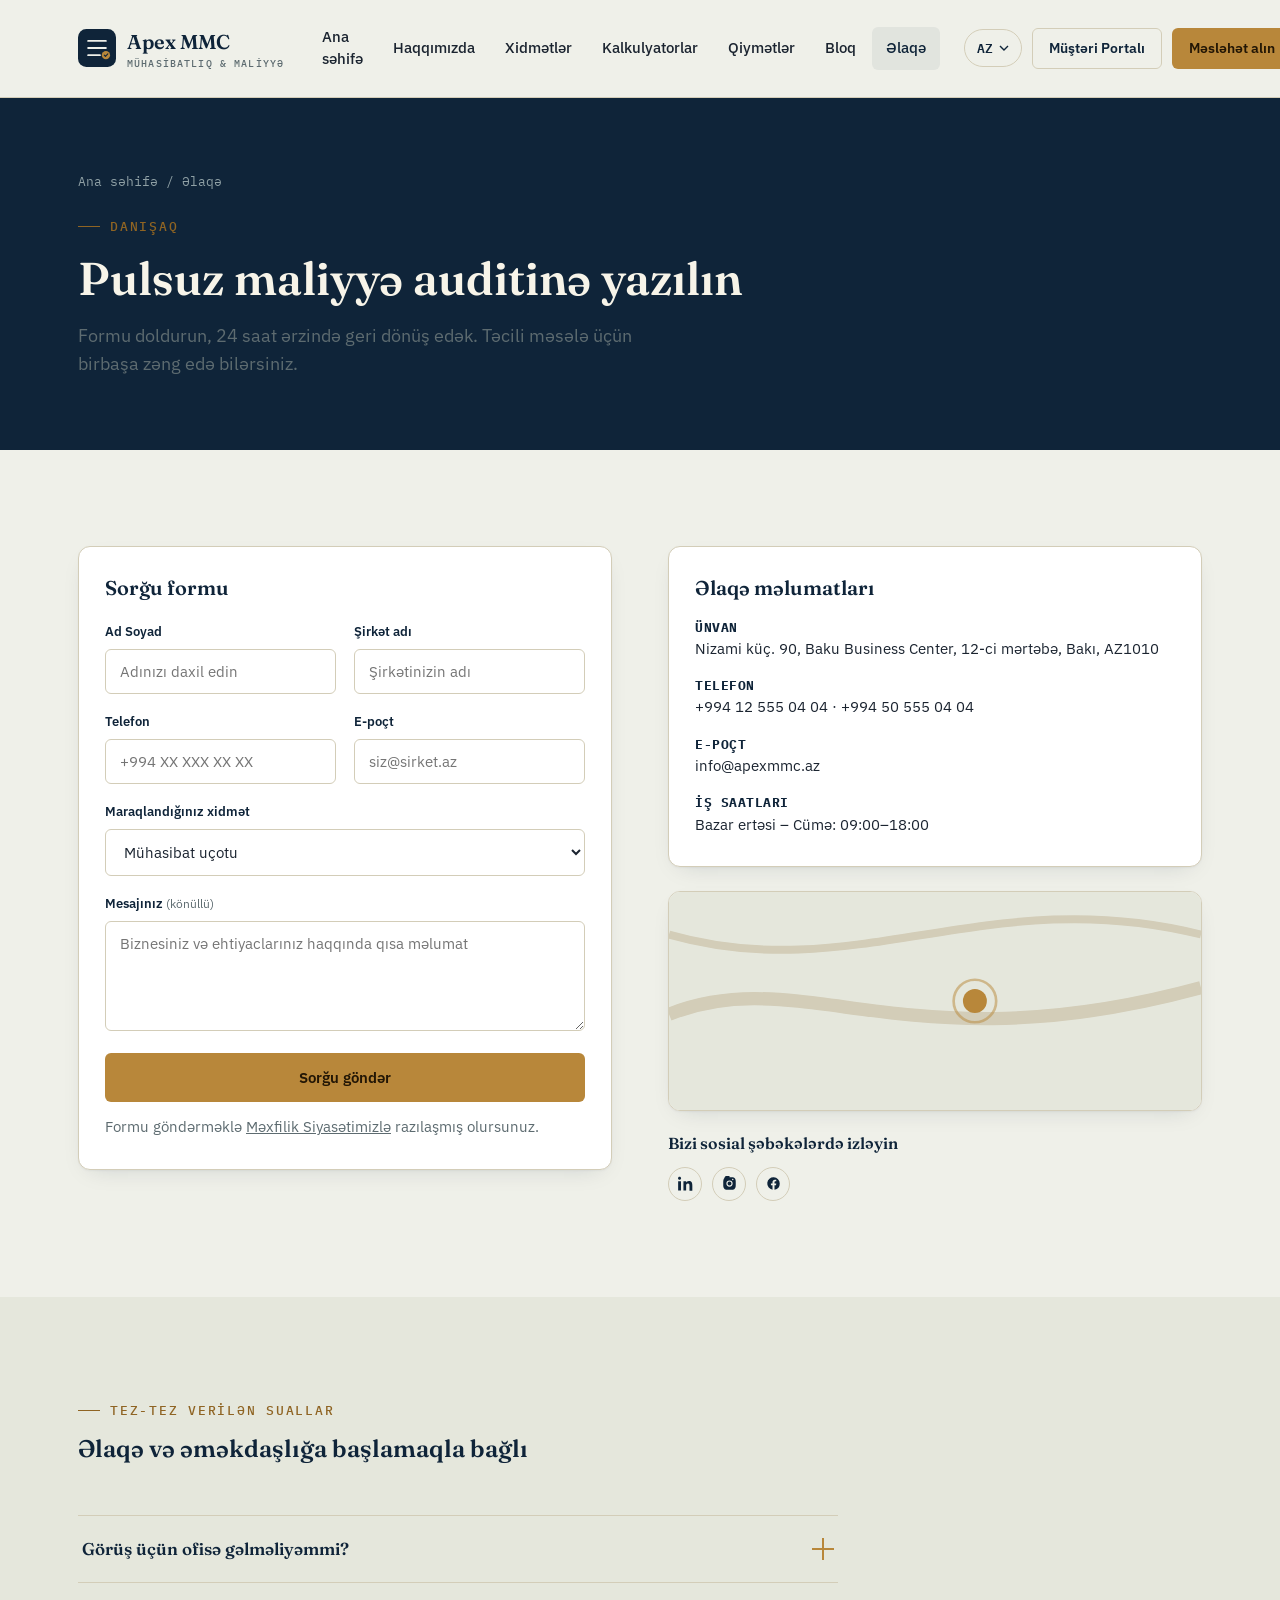
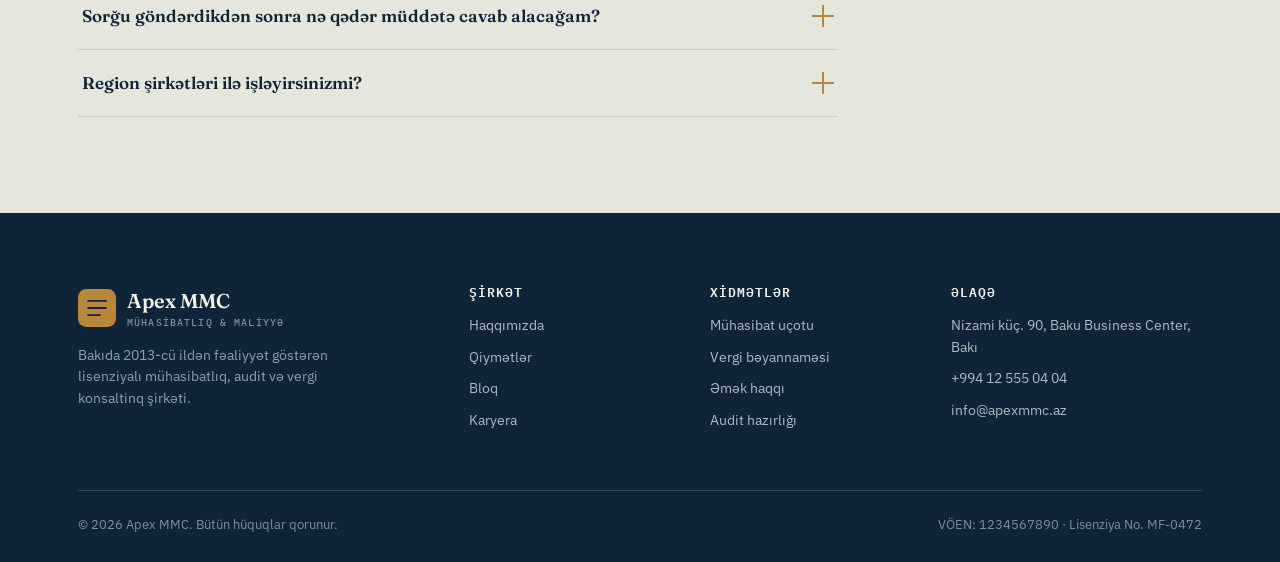
<file: contact.html>
<!DOCTYPE html>
<html lang="az">
<head>
<meta charset="UTF-8">
<meta name="viewport" content="width=device-width, initial-scale=1.0">
<title>Əlaqə | Apex MMC</title>
<meta name="description" content="Apex MMC ilə əlaqə saxlayın — pulsuz məsləhət üçün sorğu göndərin və ya birbaşa zəng edin.">
<link rel="icon" href="assets/favicon.svg" type="image/svg+xml">
<link rel="stylesheet" href="css/style.css">
</head>
<body>

<header class="site-header">
  <div class="header-inner">
    <a href="index.html" class="brand">
      <svg class="mark" viewBox="0 0 64 64"><rect width="64" height="64" rx="14" fill="#0F2439"/><path d="M17 20h30M17 32h30M17 44h20" stroke="#EFF0E9" stroke-width="3" stroke-linecap="round"/><circle cx="47" cy="44" r="7" fill="#B8873A"/><path d="M44.2 44l2 2 4-4.2" stroke="#0F2439" stroke-width="1.8" fill="none" stroke-linecap="round" stroke-linejoin="round"/></svg>
      <span>Apex MMC<small>Mühasibatlıq &amp; Maliyyə</small></span>
    </a>
    <nav class="nav">
      <a href="index.html" data-i18n="nav.home">Ana səhifə</a>
      <a href="about.html" data-i18n="nav.about">Haqqımızda</a>
      <a href="services.html" data-i18n="nav.services">Xidmətlər</a>
      <a href="calculators.html" data-i18n="nav.calculators">Kalkulyatorlar</a>
      <a href="pricing.html" data-i18n="nav.pricing">Qiymətlər</a>
      <a href="blog.html" data-i18n="nav.blog">Bloq</a>
      <a href="contact.html" data-i18n="nav.contact" class="active">Əlaqə</a>
    </nav>
    <div class="header-actions">
      <div class="lang-switch">
        <button class="lang-btn" aria-haspopup="true"><span data-lang-label>AZ</span>
          <svg width="10" height="10" viewBox="0 0 10 6" fill="none"><path d="M1 1l4 4 4-4" stroke="currentColor" stroke-width="1.4"/></svg>
        </button>
        <div class="lang-menu">
          <button data-lang="az" aria-current="true">Azərbaycanca</button>
          <button data-lang="en">English</button>
          <button data-lang="ru">Русский</button>
        </div>
      </div>
      <a href="portal.html" class="btn btn-ghost btn-sm" data-i18n="nav.portal">Müştəri Portalı</a>
      <a href="contact.html" class="btn btn-primary btn-sm" data-i18n="nav.cta">Pulsuz məsləhət alın</a>
      <button class="nav-toggle" aria-label="Menyu">
        <svg viewBox="0 0 24 24" fill="none"><path d="M3 6h18M3 12h18M3 18h18" stroke="currentColor" stroke-width="2" stroke-linecap="round"/></svg>
      </button>
    </div>
  </div>
  <div class="mobile-nav">
    <a href="index.html">Ana səhifə</a><a href="about.html">Haqqımızda</a><a href="services.html">Xidmətlər</a>
    <a href="calculators.html">Kalkulyatorlar</a><a href="pricing.html">Qiymətlər</a><a href="blog.html">Bloq</a>
    <a href="contact.html">Əlaqə</a><a href="portal.html">Müştəri Portalı</a>
  </div>
</header>

<section class="page-hero">
  <div class="container">
    <div class="breadcrumb"><a href="index.html">Ana səhifə</a> / Əlaqə</div>
    <span class="eyebrow">Danışaq</span>
    <h1>Pulsuz maliyyə auditinə yazılın</h1>
    <p class="lede" style="max-width:600px">Formu doldurun, 24 saat ərzində geri dönüş edək. Təcili məsələ üçün birbaşa zəng edə bilərsiniz.</p>
  </div>
</section>

<section class="section">
  <div class="container grid-2" style="gap:56px;align-items:start">

    <div class="reveal">
      <div class="card">
        <h3 style="margin-bottom:22px">Sorğu formu</h3>
        <form id="contact-form">
          <div class="form-grid">
            <div class="field">
              <label for="c-name">Ad Soyad</label>
              <input type="text" id="c-name" name="name" required placeholder="Adınızı daxil edin">
            </div>
            <div class="field">
              <label for="c-company">Şirkət adı</label>
              <input type="text" id="c-company" name="company" placeholder="Şirkətinizin adı">
            </div>
            <div class="field">
              <label for="c-phone">Telefon</label>
              <input type="tel" id="c-phone" name="phone" required placeholder="+994 XX XXX XX XX">
            </div>
            <div class="field">
              <label for="c-email">E-poçt</label>
              <input type="email" id="c-email" name="email" required placeholder="siz@sirket.az">
            </div>
            <div class="field full">
              <label for="c-service">Maraqlandığınız xidmət</label>
              <select id="c-service" name="service">
                <option>Mühasibat uçotu</option>
                <option>Vergi bəyannaməsi</option>
                <option>Əmək haqqı &amp; HR uçotu</option>
                <option>Audit hazırlığı</option>
                <option>CFO konsaltinq</option>
                <option>Şirkət qeydiyyatı</option>
                <option>Digər / hələ qərar verməmişəm</option>
              </select>
            </div>
            <div class="field full">
              <label for="c-message">Mesajınız <span class="hint">(könüllü)</span></label>
              <textarea id="c-message" name="message" placeholder="Biznesiniz və ehtiyaclarınız haqqında qısa məlumat"></textarea>
            </div>
          </div>
          <button type="submit" class="btn btn-primary btn-block" style="margin-top:22px" data-i18n="btn.sendRequest">Sorğu göndər</button>
          <p class="form-note">Formu göndərməklə <a href="#" style="text-decoration:underline">Məxfilik Siyasətimizlə</a> razılaşmış olursunuz.</p>
          <div class="form-success" id="contact-success">✓ Təşəkkürlər! Sorğunuz qəbul olundu, komandamız 24 saat ərzində sizinlə əlaqə saxlayacaq.</div>
        </form>
      </div>
    </div>

    <div class="reveal">
      <div class="card" style="margin-bottom:24px">
        <h3 style="margin-bottom:18px">Əlaqə məlumatları</h3>
        <div style="display:flex;flex-direction:column;gap:16px;font-size:14.5px">
          <div><b style="display:block;color:var(--ink);font-size:13px;font-family:var(--f-mono);text-transform:uppercase;letter-spacing:.04em">Ünvan</b>Nizami küç. 90, Baku Business Center, 12-ci mərtəbə, Bakı, AZ1010</div>
          <div><b style="display:block;color:var(--ink);font-size:13px;font-family:var(--f-mono);text-transform:uppercase;letter-spacing:.04em">Telefon</b>+994 12 555 04 04 · +994 50 555 04 04</div>
          <div><b style="display:block;color:var(--ink);font-size:13px;font-family:var(--f-mono);text-transform:uppercase;letter-spacing:.04em">E-poçt</b>info@apexmmc.az</div>
          <div><b style="display:block;color:var(--ink);font-size:13px;font-family:var(--f-mono);text-transform:uppercase;letter-spacing:.04em">İş saatları</b>Bazar ertəsi – Cümə: 09:00–18:00</div>
        </div>
      </div>

      <div class="card" style="height:220px;padding:0;overflow:hidden;position:relative">
        <svg width="100%" height="100%" viewBox="0 0 400 220" preserveAspectRatio="xMidYMid slice">
          <rect width="400" height="220" fill="#E5E7DC"/>
          <path d="M0 120 C 100 80, 180 160, 400 100" stroke="#D3CDB8" stroke-width="10" fill="none"/>
          <path d="M0 60 C 140 100, 240 20, 400 60" stroke="#D3CDB8" stroke-width="6" fill="none"/>
          <circle cx="230" cy="110" r="9" fill="#B8873A"/>
          <circle cx="230" cy="110" r="16" fill="none" stroke="#B8873A" stroke-width="2" opacity="0.5"/>
          <text x="20" y="205" font-family="IBM Plex Mono" font-size="11" fill="#5D6B70">Nizami küç. 90, Bakı — xəritə üçün naviqasiya tətbiqinizi açın</text>
        </svg>
      </div>

      <div style="margin-top:24px">
        <h4 style="margin-bottom:14px">Bizi sosial şəbəkələrdə izləyin</h4>
        <div class="social-row" style="justify-content:flex-start">
          <a href="#" aria-label="LinkedIn" style="border-color:var(--rule);color:var(--ink)"><svg viewBox="0 0 24 24" fill="currentColor"><path d="M4.98 3.5C4.98 4.9 3.9 6 2.5 6S0 4.9 0 3.5 1.1 1 2.5 1s2.48 1.1 2.48 2.5zM.22 8.5h4.56V23H.22V8.5zM8.7 8.5h4.37v1.98h.06c.61-1.16 2.1-2.38 4.32-2.38 4.62 0 5.47 3.04 5.47 7v8.4h-4.56v-7.45c0-1.78-.03-4.06-2.48-4.06-2.48 0-2.86 1.94-2.86 3.94V23H8.7V8.5z"/></svg></a>
          <a href="#" aria-label="Instagram" style="border-color:var(--rule);color:var(--ink)"><svg viewBox="0 0 24 24" fill="currentColor"><path d="M12 2c2.7 0 3.06.01 4.12.06 1.06.05 1.79.22 2.43.47.66.26 1.22.6 1.77 1.16.55.55.9 1.11 1.16 1.77.25.64.42 1.37.47 2.43.05 1.06.06 1.42.06 4.12s-.01 3.06-.06 4.12c-.05 1.06-.22 1.79-.47 2.43a4.9 4.9 0 01-1.16 1.77 4.9 4.9 0 01-1.77 1.16c-.64.25-1.37.42-2.43.47-1.06.05-1.42.06-4.12.06s-3.06-.01-4.12-.06c-1.06-.05-1.79-.22-2.43-.47a4.9 4.9 0 01-1.77-1.16 4.9 4.9 0 01-1.16-1.77c-.25-.64-.42-1.37-.47-2.43C2.01 15.06 2 14.7 2 12s.01-3.06.06-4.12c.05-1.06.22-1.79.47-2.43.26-.66.6-1.22 1.16-1.77A4.9 4.9 0 015.46.52c.64-.25 1.37-.42 2.43-.47C8.94.01 9.3 0 12 0zm0 5a5 5 0 100 10 5 5 0 000-10zm0 8.2a3.2 3.2 0 110-6.4 3.2 3.2 0 010 6.4zm5.2-8.4a1.17 1.17 0 100-2.34 1.17 1.17 0 000 2.34z"/></svg></a>
          <a href="#" aria-label="Facebook" style="border-color:var(--rule);color:var(--ink)"><svg viewBox="0 0 24 24" fill="currentColor"><path d="M22 12a10 10 0 10-11.6 9.9v-7H7.9V12h2.5V9.8c0-2.5 1.5-3.9 3.8-3.9 1.1 0 2.2.2 2.2.2v2.4h-1.2c-1.2 0-1.6.8-1.6 1.6V12h2.8l-.4 2.9h-2.4v7A10 10 0 0022 12z"/></svg></a>
        </div>
      </div>
    </div>
  </div>
</section>

<section class="section section--alt">
  <div class="container">
    <div class="section-head reveal">
      <span class="eyebrow">Tez-tez verilən suallar</span>
      <h2>Əlaqə və əməkdaşlığa başlamaqla bağlı</h2>
    </div>
    <div style="max-width:760px">
      <div class="accordion-item">
        <button class="accordion-trigger"><span>Görüş üçün ofisə gəlməliyəmmi?</span><span class="plus"></span></button>
        <div class="accordion-panel"><div class="accordion-panel-inner">Xeyr, ilk görüşü Zoom/Google Meet vasitəsilə və ya ofisimizdə — sizə uyğun formatda keçirə bilərik.</div></div>
      </div>
      <div class="accordion-item">
        <button class="accordion-trigger"><span>Sorğu göndərdikdən sonra nə qədər müddətə cavab alacağam?</span><span class="plus"></span></button>
        <div class="accordion-panel"><div class="accordion-panel-inner">İş saatları ərzində orta cavab müddəti 2-4 saat, maksimum 24 saatdır.</div></div>
      </div>
      <div class="accordion-item">
        <button class="accordion-trigger"><span>Region şirkətləri ilə işləyirsinizmi?</span><span class="plus"></span></button>
        <div class="accordion-panel"><div class="accordion-panel-inner">Bəli, xidmətlərimizin böyük hissəsi tam onlayn formatda göstərilir, ona görə Azərbaycanın istənilən bölgəsindən müştərilərlə işləyirik.</div></div>
      </div>
    </div>
  </div>
</section>

<footer class="site-footer">
  <div class="container">
    <div class="footer-grid">
      <div class="footer-brand">
        <a href="index.html" class="brand">
          <svg class="mark" viewBox="0 0 64 64"><rect width="64" height="64" rx="14" fill="#B8873A"/><path d="M17 20h30M17 32h30M17 44h20" stroke="#0F2439" stroke-width="3" stroke-linecap="round"/></svg>
          <span>Apex MMC<small>Mühasibatlıq &amp; Maliyyə</small></span>
        </a>
        <p data-i18n="footer.tagline">Bakıda 2013-cü ildən fəaliyyət göstərən lisenziyalı mühasibatlıq, audit və vergi konsaltinq şirkəti.</p>
      </div>
      <div class="footer-col"><h4 data-i18n="footer.company">Şirkət</h4><ul><li><a href="about.html">Haqqımızda</a></li><li><a href="pricing.html">Qiymətlər</a></li><li><a href="blog.html">Bloq</a></li><li><a href="contact.html">Karyera</a></li></ul></div>
      <div class="footer-col"><h4 data-i18n="footer.services">Xidmətlər</h4><ul><li><a href="services.html">Mühasibat uçotu</a></li><li><a href="services.html">Vergi bəyannaməsi</a></li><li><a href="services.html">Əmək haqqı</a></li><li><a href="services.html">Audit hazırlığı</a></li></ul></div>
      <div class="footer-col"><h4 data-i18n="footer.contactHead">Əlaqə</h4><ul><li>Nizami küç. 90, Baku Business Center, Bakı</li><li>+994 12 555 04 04</li><li>info@apexmmc.az</li></ul></div>
    </div>
    <div class="footer-bottom">
      <span>© 2026 Apex MMC. <span data-i18n="footer.rights">Bütün hüquqlar qorunur.</span></span>
      <span>VÖEN: 1234567890 · Lisenziya No. MF-0472</span>
    </div>
  </div>
</footer>

<button class="back-top" aria-label="Yuxarı qalx">↑</button>
<script src="js/i18n.js"></script>
<script src="js/main.js"></script>
</body>
</html>
</file>
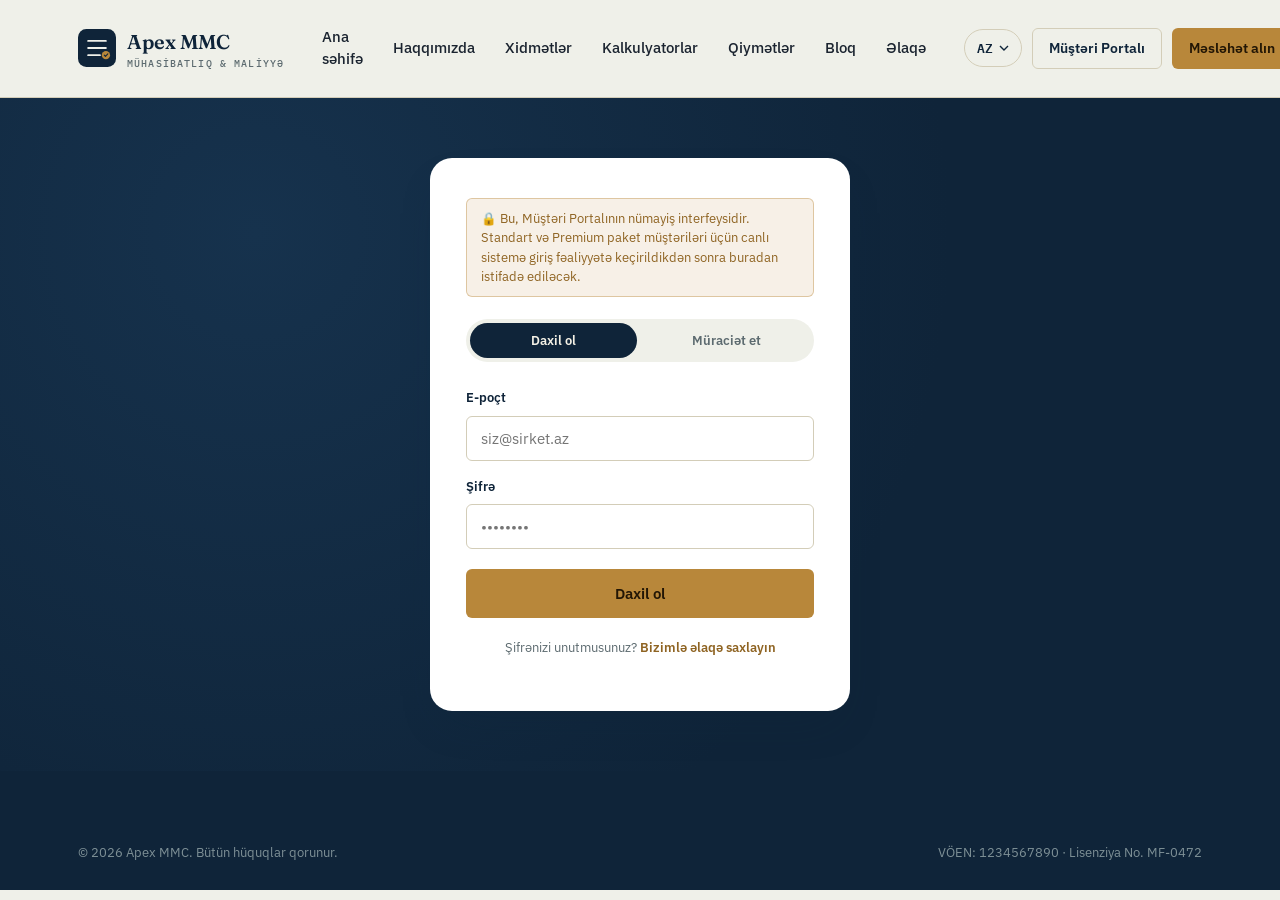
<file: portal.html>
<!DOCTYPE html>
<html lang="az">
<head>
<meta charset="UTF-8">
<meta name="viewport" content="width=device-width, initial-scale=1.0">
<title>Müştəri Portalı | Apex MMC</title>
<meta name="description" content="Apex MMC müştəri portalı — hesabatlarınıza, vergi təqviminizə və sənəd mübadiləsinə real vaxtda giriş.">
<link rel="icon" href="assets/favicon.svg" type="image/svg+xml">
<link rel="stylesheet" href="css/style.css">
</head>
<body>

<header class="site-header">
  <div class="header-inner">
    <a href="index.html" class="brand">
      <svg class="mark" viewBox="0 0 64 64"><rect width="64" height="64" rx="14" fill="#0F2439"/><path d="M17 20h30M17 32h30M17 44h20" stroke="#EFF0E9" stroke-width="3" stroke-linecap="round"/><circle cx="47" cy="44" r="7" fill="#B8873A"/><path d="M44.2 44l2 2 4-4.2" stroke="#0F2439" stroke-width="1.8" fill="none" stroke-linecap="round" stroke-linejoin="round"/></svg>
      <span>Apex MMC<small>Mühasibatlıq &amp; Maliyyə</small></span>
    </a>
    <nav class="nav">
      <a href="index.html" data-i18n="nav.home">Ana səhifə</a>
      <a href="about.html" data-i18n="nav.about">Haqqımızda</a>
      <a href="services.html" data-i18n="nav.services">Xidmətlər</a>
      <a href="calculators.html" data-i18n="nav.calculators">Kalkulyatorlar</a>
      <a href="pricing.html" data-i18n="nav.pricing">Qiymətlər</a>
      <a href="blog.html" data-i18n="nav.blog">Bloq</a>
      <a href="contact.html" data-i18n="nav.contact">Əlaqə</a>
    </nav>
    <div class="header-actions">
      <div class="lang-switch">
        <button class="lang-btn" aria-haspopup="true"><span data-lang-label>AZ</span>
          <svg width="10" height="10" viewBox="0 0 10 6" fill="none"><path d="M1 1l4 4 4-4" stroke="currentColor" stroke-width="1.4"/></svg>
        </button>
        <div class="lang-menu">
          <button data-lang="az" aria-current="true">Azərbaycanca</button>
          <button data-lang="en">English</button>
          <button data-lang="ru">Русский</button>
        </div>
      </div>
      <a href="portal.html" class="btn btn-ghost btn-sm active" data-i18n="nav.portal">Müştəri Portalı</a>
      <a href="contact.html" class="btn btn-primary btn-sm" data-i18n="nav.cta">Pulsuz məsləhət alın</a>
      <button class="nav-toggle" aria-label="Menyu">
        <svg viewBox="0 0 24 24" fill="none"><path d="M3 6h18M3 12h18M3 18h18" stroke="currentColor" stroke-width="2" stroke-linecap="round"/></svg>
      </button>
    </div>
  </div>
  <div class="mobile-nav">
    <a href="index.html">Ana səhifə</a><a href="about.html">Haqqımızda</a><a href="services.html">Xidmətlər</a>
    <a href="calculators.html">Kalkulyatorlar</a><a href="pricing.html">Qiymətlər</a><a href="blog.html">Bloq</a>
    <a href="contact.html">Əlaqə</a><a href="portal.html">Müştəri Portalı</a>
  </div>
</header>

<div class="portal-wrap">
  <div class="portal-card">
    <div class="demo-note">🔒 Bu, Müştəri Portalının nümayiş interfeysidir. Standart və Premium paket müştəriləri üçün canlı sistemə giriş fəaliyyətə keçirildikdən sonra buradan istifadə ediləcək.</div>

    <div class="portal-tabs">
      <button class="active" data-pane="pane-login">Daxil ol</button>
      <button data-pane="pane-register">Müraciət et</button>
    </div>

    <div class="portal-pane" id="pane-login">
      <form id="portal-login-form">
        <div class="field" style="margin-bottom:16px">
          <label for="p-email">E-poçt</label>
          <input type="email" id="p-email" required placeholder="siz@sirket.az">
        </div>
        <div class="field" style="margin-bottom:20px">
          <label for="p-pass">Şifrə</label>
          <input type="password" id="p-pass" required placeholder="••••••••">
        </div>
        <button type="submit" class="btn btn-primary btn-block" data-i18n="btn.login">Daxil ol</button>
        <p id="portal-msg" style="display:none;font-size:13px;color:var(--muted);margin-top:16px;line-height:1.5"></p>
      </form>
      <p style="text-align:center;font-size:13px;margin-top:20px;color:var(--muted)">Şifrənizi unutmusunuz? <a href="contact.html" style="color:var(--brass-dark);font-weight:600">Bizimlə əlaqə saxlayın</a></p>
    </div>

    <div class="portal-pane" id="pane-register" style="display:none">
      <p style="font-size:14px;color:var(--muted);margin-bottom:20px">Hələ müştərimiz deyilsinizsə, portala giriş açmaq üçün əvvəlcə xidmət müqaviləsi bağlanmalıdır.</p>
      <a href="contact.html" class="btn btn-primary btn-block">Pulsuz məsləhətə yazılın</a>
    </div>
  </div>
</div>

<footer class="site-footer">
  <div class="container">
    <div class="footer-bottom" style="border-top:none;padding-top:0">
      <span>© 2026 Apex MMC. <span data-i18n="footer.rights">Bütün hüquqlar qorunur.</span></span>
      <span>VÖEN: 1234567890 · Lisenziya No. MF-0472</span>
    </div>
  </div>
</footer>

<script src="js/i18n.js"></script>
<script src="js/main.js"></script>
</body>
</html>
</file>
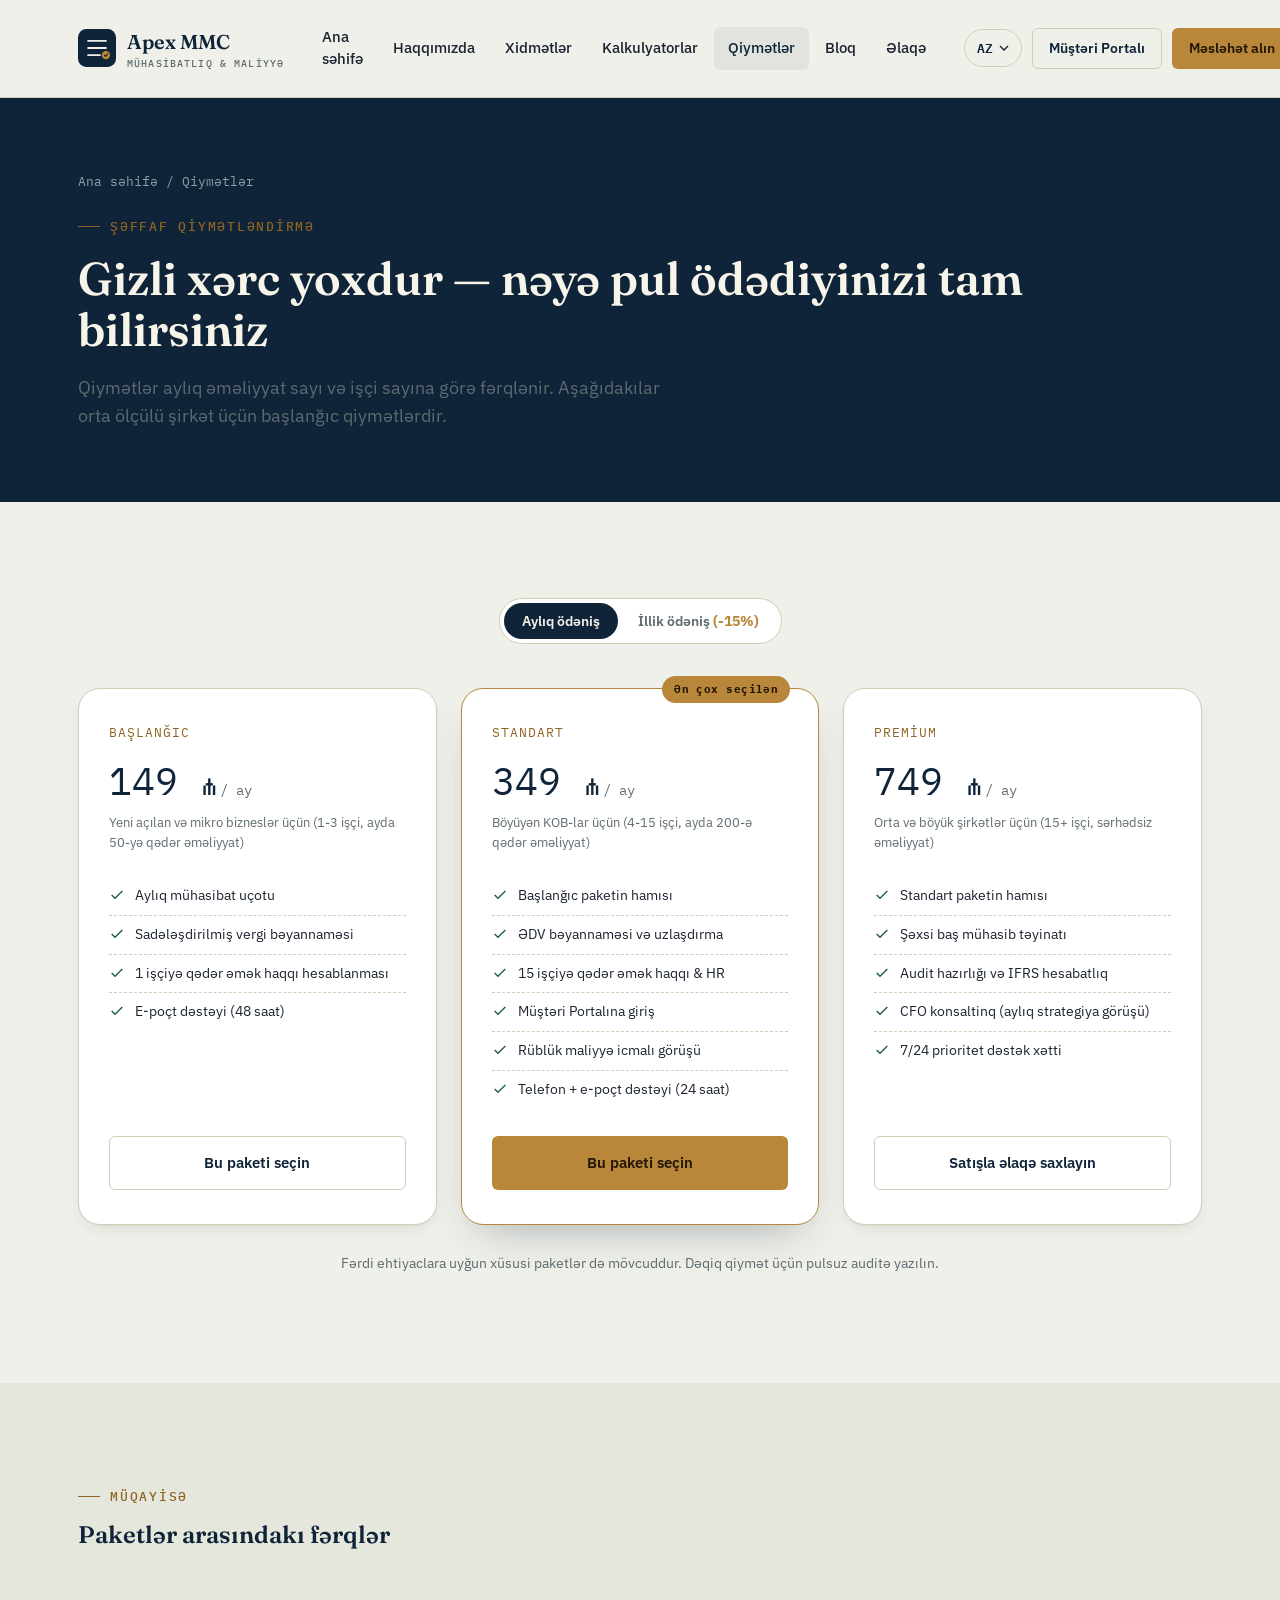
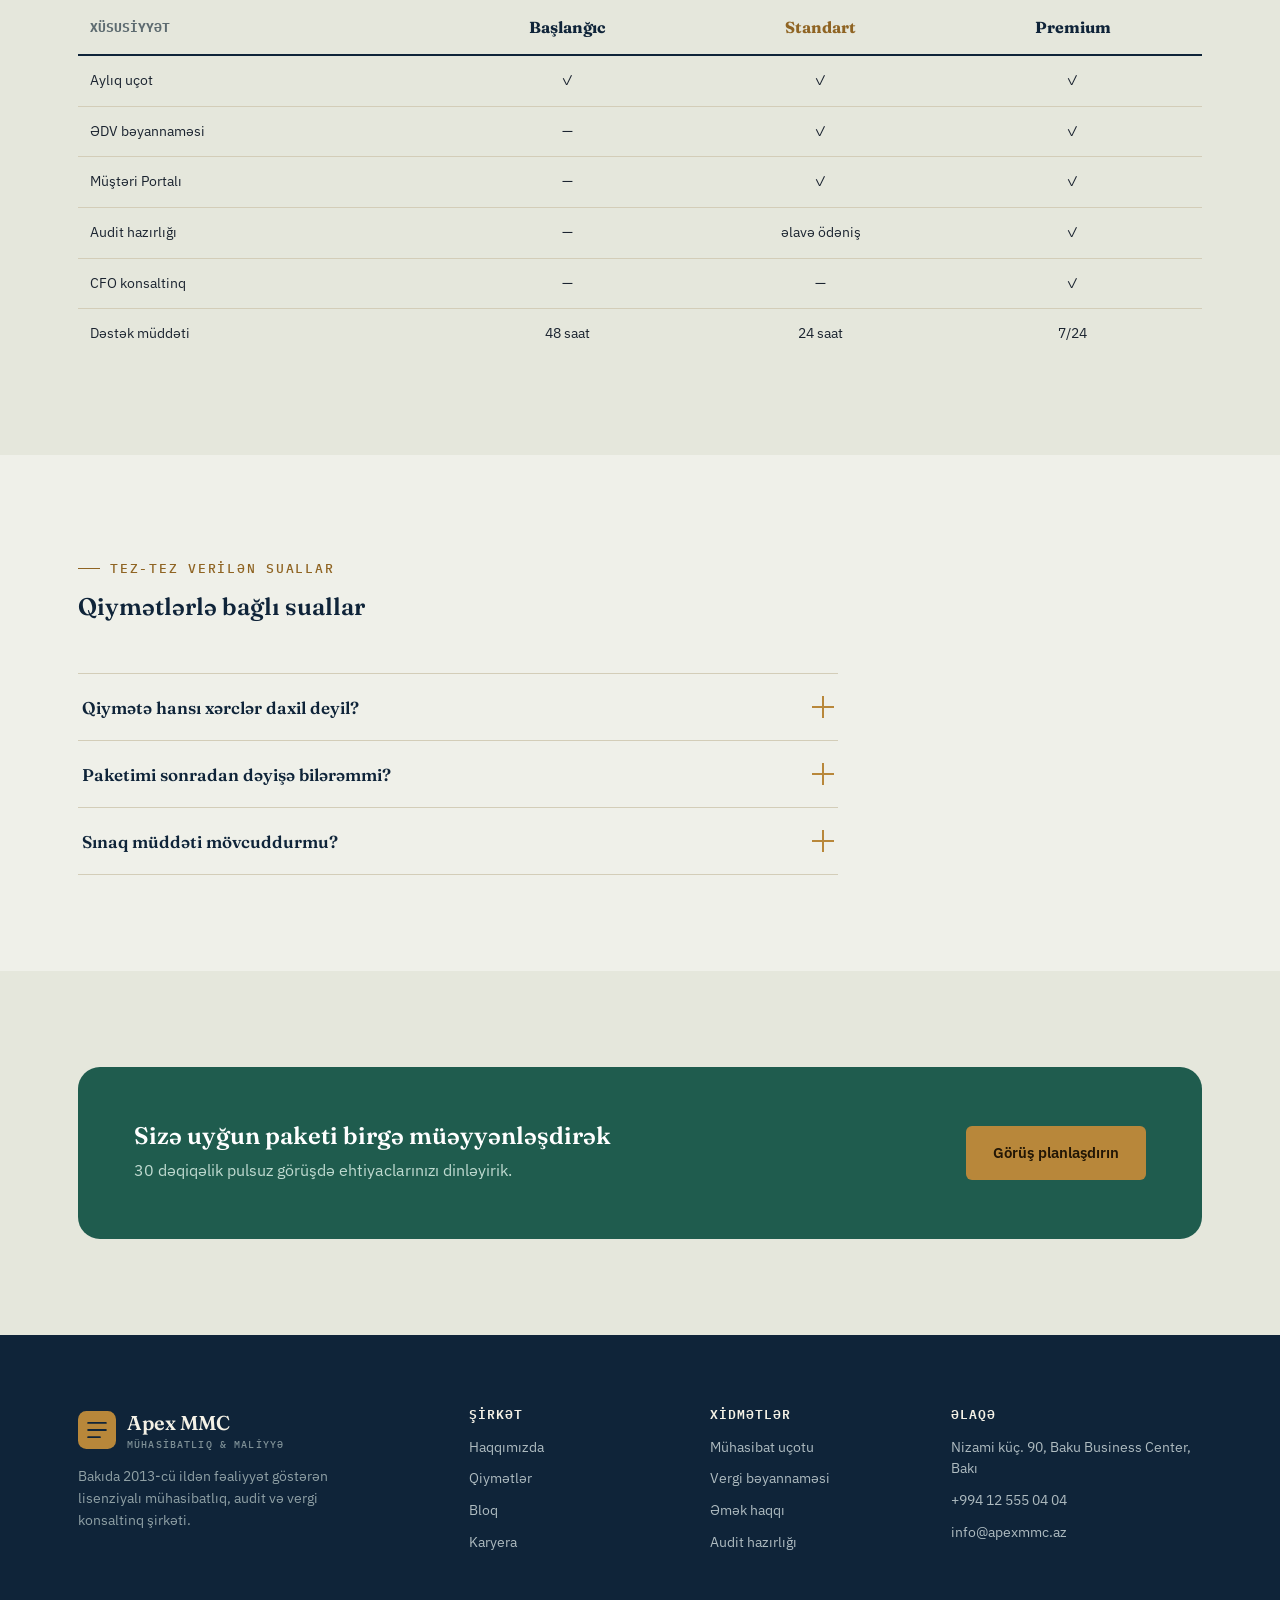
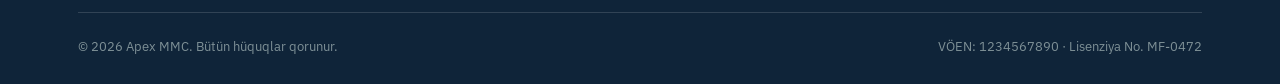
<file: pricing.html>
<!DOCTYPE html>
<html lang="az">
<head>
<meta charset="UTF-8">
<meta name="viewport" content="width=device-width, initial-scale=1.0">
<title>Qiymətlər | Apex MMC</title>
<meta name="description" content="Apex MMC-nin şəffaf qiymət paketləri: Başlanğıc, Standart və Premium mühasibatlıq paketləri.">
<link rel="icon" href="assets/favicon.svg" type="image/svg+xml">
<link rel="stylesheet" href="css/style.css">
</head>
<body>

<header class="site-header">
  <div class="header-inner">
    <a href="index.html" class="brand">
      <svg class="mark" viewBox="0 0 64 64"><rect width="64" height="64" rx="14" fill="#0F2439"/><path d="M17 20h30M17 32h30M17 44h20" stroke="#EFF0E9" stroke-width="3" stroke-linecap="round"/><circle cx="47" cy="44" r="7" fill="#B8873A"/><path d="M44.2 44l2 2 4-4.2" stroke="#0F2439" stroke-width="1.8" fill="none" stroke-linecap="round" stroke-linejoin="round"/></svg>
      <span>Apex MMC<small>Mühasibatlıq &amp; Maliyyə</small></span>
    </a>
    <nav class="nav">
      <a href="index.html" data-i18n="nav.home">Ana səhifə</a>
      <a href="about.html" data-i18n="nav.about">Haqqımızda</a>
      <a href="services.html" data-i18n="nav.services">Xidmətlər</a>
      <a href="calculators.html" data-i18n="nav.calculators">Kalkulyatorlar</a>
      <a href="pricing.html" data-i18n="nav.pricing" class="active">Qiymətlər</a>
      <a href="blog.html" data-i18n="nav.blog">Bloq</a>
      <a href="contact.html" data-i18n="nav.contact">Əlaqə</a>
    </nav>
    <div class="header-actions">
      <div class="lang-switch">
        <button class="lang-btn" aria-haspopup="true"><span data-lang-label>AZ</span>
          <svg width="10" height="10" viewBox="0 0 10 6" fill="none"><path d="M1 1l4 4 4-4" stroke="currentColor" stroke-width="1.4"/></svg>
        </button>
        <div class="lang-menu">
          <button data-lang="az" aria-current="true">Azərbaycanca</button>
          <button data-lang="en">English</button>
          <button data-lang="ru">Русский</button>
        </div>
      </div>
      <a href="portal.html" class="btn btn-ghost btn-sm" data-i18n="nav.portal">Müştəri Portalı</a>
      <a href="contact.html" class="btn btn-primary btn-sm" data-i18n="nav.cta">Pulsuz məsləhət alın</a>
      <button class="nav-toggle" aria-label="Menyu">
        <svg viewBox="0 0 24 24" fill="none"><path d="M3 6h18M3 12h18M3 18h18" stroke="currentColor" stroke-width="2" stroke-linecap="round"/></svg>
      </button>
    </div>
  </div>
  <div class="mobile-nav">
    <a href="index.html">Ana səhifə</a><a href="about.html">Haqqımızda</a><a href="services.html">Xidmətlər</a>
    <a href="calculators.html">Kalkulyatorlar</a><a href="pricing.html">Qiymətlər</a><a href="blog.html">Bloq</a>
    <a href="contact.html">Əlaqə</a><a href="portal.html">Müştəri Portalı</a>
  </div>
</header>

<section class="page-hero">
  <div class="container">
    <div class="breadcrumb"><a href="index.html">Ana səhifə</a> / Qiymətlər</div>
    <span class="eyebrow">Şəffaf qiymətləndirmə</span>
    <h1>Gizli xərc yoxdur — nəyə pul ödədiyinizi tam bilirsiniz</h1>
    <p class="lede" style="max-width:600px">Qiymətlər aylıq əməliyyat sayı və işçi sayına görə fərqlənir. Aşağıdakılar orta ölçülü şirkət üçün başlanğıc qiymətlərdir.</p>
  </div>
</section>

<section class="section">
  <div class="container">
    <div style="text-align:center;margin-bottom:44px" class="reveal">
      <div class="plan-toggle">
        <button class="active" data-mode="monthly">Aylıq ödəniş</button>
        <button data-mode="annual">İllik ödəniş <span style="color:var(--brass);font-weight:700">(-15%)</span></button>
      </div>
    </div>

    <div class="grid-3">
      <div class="plan-card reveal">
        <div class="plan-name">Başlanğıc</div>
        <div class="plan-price" data-price-monthly="149 ₼" data-price-annual="127 ₼">149 ₼<span data-price-note>/ ay</span></div>
        <div class="plan-sub">Yeni açılan və mikro bizneslər üçün (1-3 işçi, ayda 50-yə qədər əməliyyat)</div>
        <ul>
          <li><svg viewBox="0 0 24 24" fill="none"><path d="M4 12l5 5L20 6" stroke="currentColor" stroke-width="2"/></svg>Aylıq mühasibat uçotu</li>
          <li><svg viewBox="0 0 24 24" fill="none"><path d="M4 12l5 5L20 6" stroke="currentColor" stroke-width="2"/></svg>Sadələşdirilmiş vergi bəyannaməsi</li>
          <li><svg viewBox="0 0 24 24" fill="none"><path d="M4 12l5 5L20 6" stroke="currentColor" stroke-width="2"/></svg>1 işçiyə qədər əmək haqqı hesablanması</li>
          <li><svg viewBox="0 0 24 24" fill="none"><path d="M4 12l5 5L20 6" stroke="currentColor" stroke-width="2"/></svg>E-poçt dəstəyi (48 saat)</li>
        </ul>
        <a href="contact.html" class="btn btn-ghost btn-block">Bu paketi seçin</a>
      </div>

      <div class="plan-card featured reveal">
        <div class="plan-badge">Ən çox seçilən</div>
        <div class="plan-name">Standart</div>
        <div class="plan-price" data-price-monthly="349 ₼" data-price-annual="297 ₼">349 ₼<span data-price-note>/ ay</span></div>
        <div class="plan-sub">Böyüyən KOB-lar üçün (4-15 işçi, ayda 200-ə qədər əməliyyat)</div>
        <ul>
          <li><svg viewBox="0 0 24 24" fill="none"><path d="M4 12l5 5L20 6" stroke="currentColor" stroke-width="2"/></svg>Başlanğıc paketin hamısı</li>
          <li><svg viewBox="0 0 24 24" fill="none"><path d="M4 12l5 5L20 6" stroke="currentColor" stroke-width="2"/></svg>ƏDV bəyannaməsi və uzlaşdırma</li>
          <li><svg viewBox="0 0 24 24" fill="none"><path d="M4 12l5 5L20 6" stroke="currentColor" stroke-width="2"/></svg>15 işçiyə qədər əmək haqqı &amp; HR</li>
          <li><svg viewBox="0 0 24 24" fill="none"><path d="M4 12l5 5L20 6" stroke="currentColor" stroke-width="2"/></svg>Müştəri Portalına giriş</li>
          <li><svg viewBox="0 0 24 24" fill="none"><path d="M4 12l5 5L20 6" stroke="currentColor" stroke-width="2"/></svg>Rüblük maliyyə icmalı görüşü</li>
          <li><svg viewBox="0 0 24 24" fill="none"><path d="M4 12l5 5L20 6" stroke="currentColor" stroke-width="2"/></svg>Telefon + e-poçt dəstəyi (24 saat)</li>
        </ul>
        <a href="contact.html" class="btn btn-primary btn-block">Bu paketi seçin</a>
      </div>

      <div class="plan-card reveal">
        <div class="plan-name">Premium</div>
        <div class="plan-price" data-price-monthly="749 ₼" data-price-annual="637 ₼">749 ₼<span data-price-note>/ ay</span></div>
        <div class="plan-sub">Orta və böyük şirkətlər üçün (15+ işçi, sərhədsiz əməliyyat)</div>
        <ul>
          <li><svg viewBox="0 0 24 24" fill="none"><path d="M4 12l5 5L20 6" stroke="currentColor" stroke-width="2"/></svg>Standart paketin hamısı</li>
          <li><svg viewBox="0 0 24 24" fill="none"><path d="M4 12l5 5L20 6" stroke="currentColor" stroke-width="2"/></svg>Şəxsi baş mühasib təyinatı</li>
          <li><svg viewBox="0 0 24 24" fill="none"><path d="M4 12l5 5L20 6" stroke="currentColor" stroke-width="2"/></svg>Audit hazırlığı və IFRS hesabatlıq</li>
          <li><svg viewBox="0 0 24 24" fill="none"><path d="M4 12l5 5L20 6" stroke="currentColor" stroke-width="2"/></svg>CFO konsaltinq (aylıq strategiya görüşü)</li>
          <li><svg viewBox="0 0 24 24" fill="none"><path d="M4 12l5 5L20 6" stroke="currentColor" stroke-width="2"/></svg>7/24 prioritet dəstək xətti</li>
        </ul>
        <a href="contact.html" class="btn btn-ghost btn-block">Satışla əlaqə saxlayın</a>
      </div>
    </div>

    <p style="text-align:center;color:var(--muted);font-size:13.5px;margin-top:28px">Fərdi ehtiyaclara uyğun xüsusi paketlər də mövcuddur. Dəqiq qiymət üçün pulsuz auditə yazılın.</p>
  </div>
</section>

<section class="section section--alt">
  <div class="container">
    <div class="section-head reveal">
      <span class="eyebrow">Müqayisə</span>
      <h2>Paketlər arasındakı fərqlər</h2>
    </div>
    <div style="overflow-x:auto">
      <table style="width:100%;border-collapse:collapse;min-width:640px">
        <thead>
          <tr style="border-bottom:2px solid var(--ink)">
            <th style="text-align:left;padding:14px 12px;font-family:var(--f-mono);font-size:12.5px;text-transform:uppercase;color:var(--muted)">Xüsusiyyət</th>
            <th style="text-align:center;padding:14px 12px;font-family:var(--f-display);color:var(--ink)">Başlanğıc</th>
            <th style="text-align:center;padding:14px 12px;font-family:var(--f-display);color:var(--brass-dark)">Standart</th>
            <th style="text-align:center;padding:14px 12px;font-family:var(--f-display);color:var(--ink)">Premium</th>
          </tr>
        </thead>
        <tbody style="font-size:14px">
          <tr style="border-bottom:1px solid var(--rule)"><td style="padding:14px 12px">Aylıq uçot</td><td style="text-align:center">✓</td><td style="text-align:center">✓</td><td style="text-align:center">✓</td></tr>
          <tr style="border-bottom:1px solid var(--rule)"><td style="padding:14px 12px">ƏDV bəyannaməsi</td><td style="text-align:center">—</td><td style="text-align:center">✓</td><td style="text-align:center">✓</td></tr>
          <tr style="border-bottom:1px solid var(--rule)"><td style="padding:14px 12px">Müştəri Portalı</td><td style="text-align:center">—</td><td style="text-align:center">✓</td><td style="text-align:center">✓</td></tr>
          <tr style="border-bottom:1px solid var(--rule)"><td style="padding:14px 12px">Audit hazırlığı</td><td style="text-align:center">—</td><td style="text-align:center">əlavə ödəniş</td><td style="text-align:center">✓</td></tr>
          <tr style="border-bottom:1px solid var(--rule)"><td style="padding:14px 12px">CFO konsaltinq</td><td style="text-align:center">—</td><td style="text-align:center">—</td><td style="text-align:center">✓</td></tr>
          <tr><td style="padding:14px 12px">Dəstək müddəti</td><td style="text-align:center">48 saat</td><td style="text-align:center">24 saat</td><td style="text-align:center">7/24</td></tr>
        </tbody>
      </table>
    </div>
  </div>
</section>

<section class="section">
  <div class="container">
    <div class="section-head reveal">
      <span class="eyebrow">Tez-tez verilən suallar</span>
      <h2>Qiymətlərlə bağlı suallar</h2>
    </div>
    <div style="max-width:760px">
      <div class="accordion-item">
        <button class="accordion-trigger"><span>Qiymətə hansı xərclər daxil deyil?</span><span class="plus"></span></button>
        <div class="accordion-panel"><div class="accordion-panel-inner">Dövlət rüsumları, notarius xərcləri və üçüncü tərəf auditor xidmətləri qiymətə daxil deyil, lakin bu xərclər əvvəlcədən sizə bildirilir.</div></div>
      </div>
      <div class="accordion-item">
        <button class="accordion-trigger"><span>Paketimi sonradan dəyişə bilərəmmi?</span><span class="plus"></span></button>
        <div class="accordion-panel"><div class="accordion-panel-inner">Bəli, istənilən vaxt paketinizi yüksəldə və ya endirə bilərsiniz — uzunmüddətli müqavilə tələb olunmur.</div></div>
      </div>
      <div class="accordion-item">
        <button class="accordion-trigger"><span>Sınaq müddəti mövcuddurmu?</span><span class="plus"></span></button>
        <div class="accordion-panel"><div class="accordion-panel-inner">İlk ay üçün 50% endirim təklif edirik ki, əməkdaşlığımızı riskiz sınaya biləsiniz.</div></div>
      </div>
    </div>
  </div>
</section>

<section class="section section--alt">
  <div class="container">
    <div class="cta-banner reveal">
      <div><h2>Sizə uyğun paketi birgə müəyyənləşdirək</h2><p>30 dəqiqəlik pulsuz görüşdə ehtiyaclarınızı dinləyirik.</p></div>
      <a href="contact.html" class="btn btn-primary">Görüş planlaşdırın</a>
    </div>
  </div>
</section>

<footer class="site-footer">
  <div class="container">
    <div class="footer-grid">
      <div class="footer-brand">
        <a href="index.html" class="brand">
          <svg class="mark" viewBox="0 0 64 64"><rect width="64" height="64" rx="14" fill="#B8873A"/><path d="M17 20h30M17 32h30M17 44h20" stroke="#0F2439" stroke-width="3" stroke-linecap="round"/></svg>
          <span>Apex MMC<small>Mühasibatlıq &amp; Maliyyə</small></span>
        </a>
        <p data-i18n="footer.tagline">Bakıda 2013-cü ildən fəaliyyət göstərən lisenziyalı mühasibatlıq, audit və vergi konsaltinq şirkəti.</p>
      </div>
      <div class="footer-col"><h4 data-i18n="footer.company">Şirkət</h4><ul><li><a href="about.html">Haqqımızda</a></li><li><a href="pricing.html">Qiymətlər</a></li><li><a href="blog.html">Bloq</a></li><li><a href="contact.html">Karyera</a></li></ul></div>
      <div class="footer-col"><h4 data-i18n="footer.services">Xidmətlər</h4><ul><li><a href="services.html">Mühasibat uçotu</a></li><li><a href="services.html">Vergi bəyannaməsi</a></li><li><a href="services.html">Əmək haqqı</a></li><li><a href="services.html">Audit hazırlığı</a></li></ul></div>
      <div class="footer-col"><h4 data-i18n="footer.contactHead">Əlaqə</h4><ul><li>Nizami küç. 90, Baku Business Center, Bakı</li><li>+994 12 555 04 04</li><li>info@apexmmc.az</li></ul></div>
    </div>
    <div class="footer-bottom">
      <span>© 2026 Apex MMC. <span data-i18n="footer.rights">Bütün hüquqlar qorunur.</span></span>
      <span>VÖEN: 1234567890 · Lisenziya No. MF-0472</span>
    </div>
  </div>
</footer>

<button class="back-top" aria-label="Yuxarı qalx">↑</button>
<script src="js/i18n.js"></script>
<script src="js/main.js"></script>
</body>
</html>
</file>
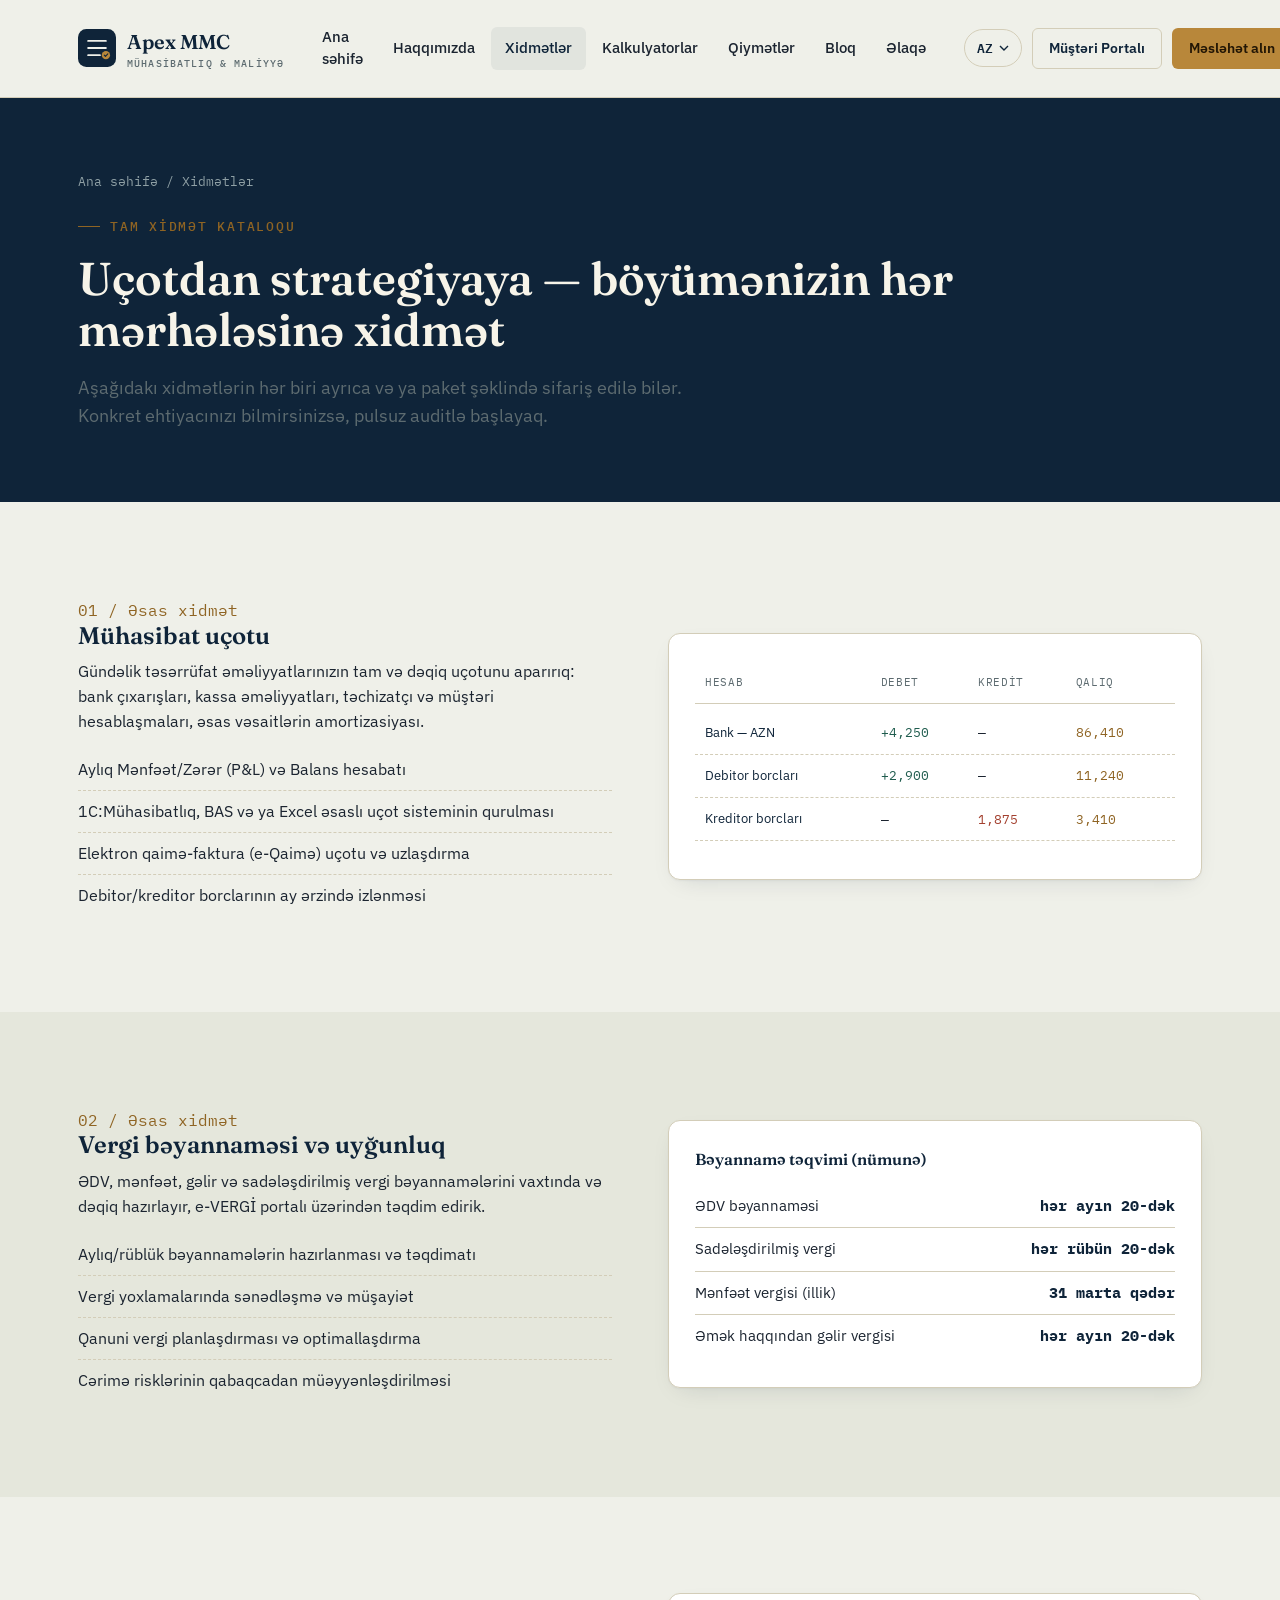
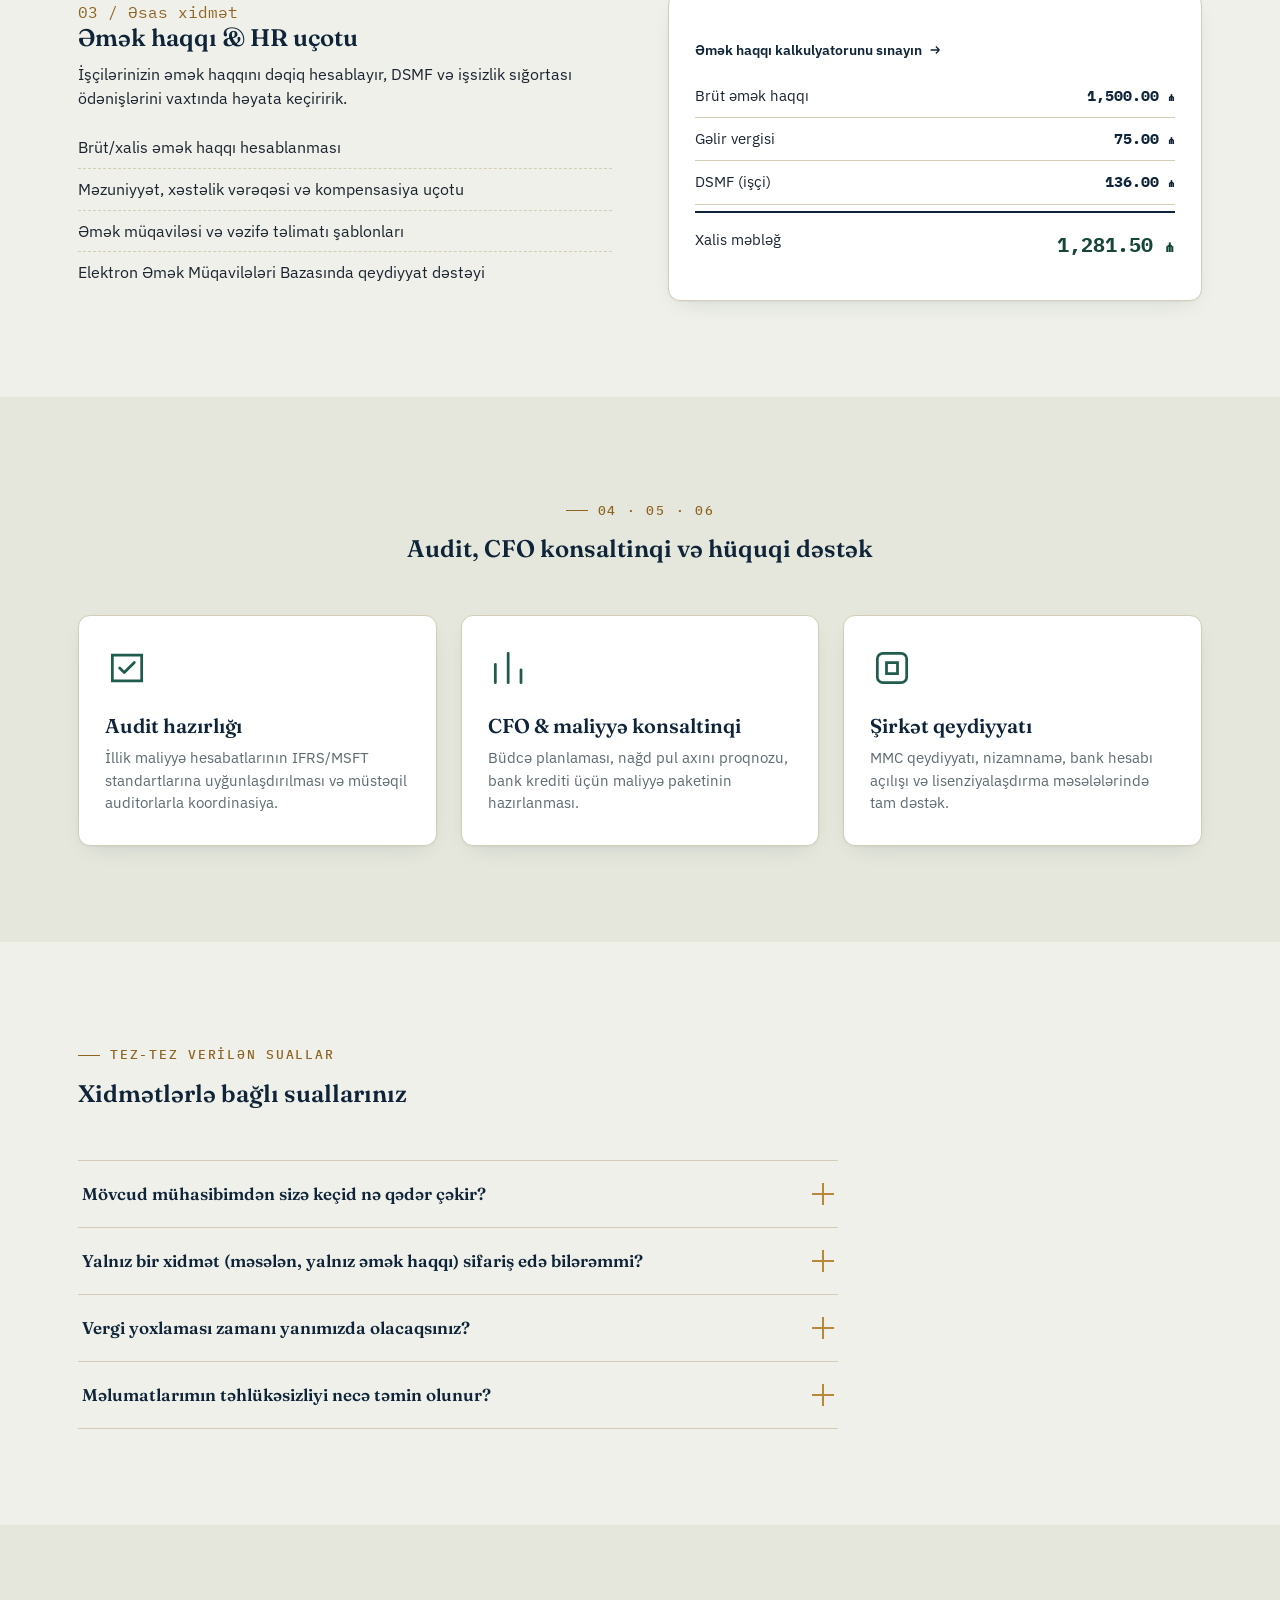
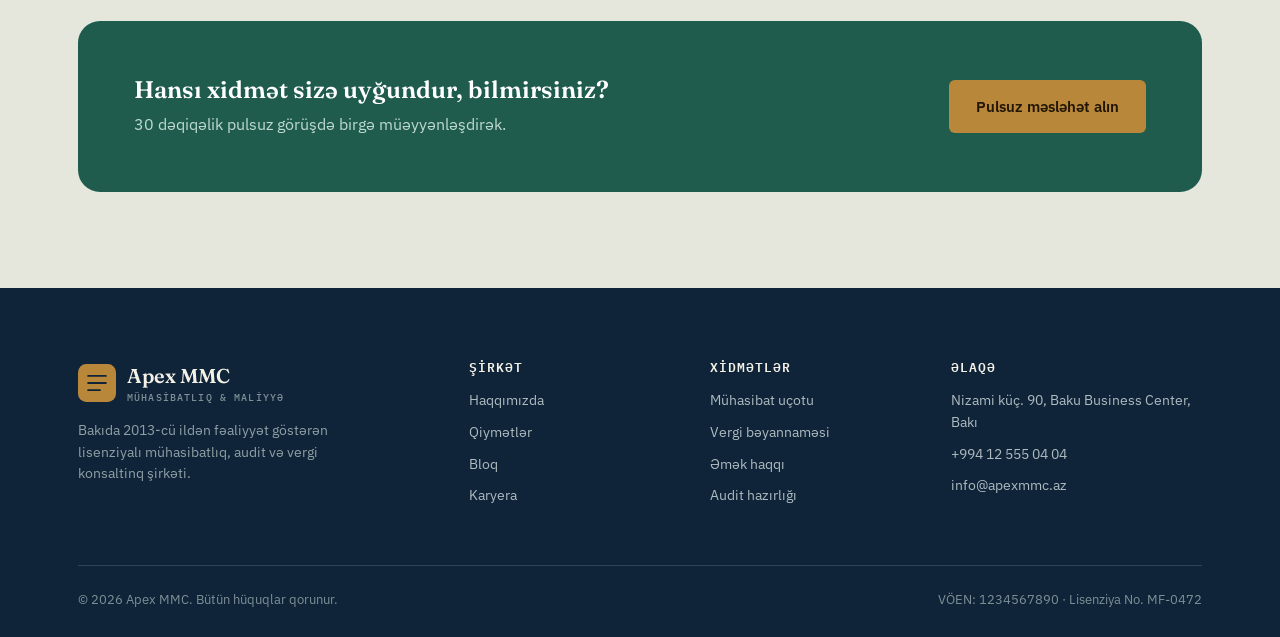
<file: services.html>
<!DOCTYPE html>
<html lang="az">
<head>
<meta charset="UTF-8">
<meta name="viewport" content="width=device-width, initial-scale=1.0">
<title>Xidmətlər | Apex MMC</title>
<meta name="description" content="Mühasibat uçotu, vergi bəyannaməsi, əmək haqqı hesablanması, audit hazırlığı, CFO konsaltinq və şirkət qeydiyyatı xidmətləri.">
<link rel="icon" href="assets/favicon.svg" type="image/svg+xml">
<link rel="stylesheet" href="css/style.css">
</head>
<body>

<header class="site-header">
  <div class="header-inner">
    <a href="index.html" class="brand">
      <svg class="mark" viewBox="0 0 64 64"><rect width="64" height="64" rx="14" fill="#0F2439"/><path d="M17 20h30M17 32h30M17 44h20" stroke="#EFF0E9" stroke-width="3" stroke-linecap="round"/><circle cx="47" cy="44" r="7" fill="#B8873A"/><path d="M44.2 44l2 2 4-4.2" stroke="#0F2439" stroke-width="1.8" fill="none" stroke-linecap="round" stroke-linejoin="round"/></svg>
      <span>Apex MMC<small>Mühasibatlıq &amp; Maliyyə</small></span>
    </a>
    <nav class="nav">
      <a href="index.html" data-i18n="nav.home">Ana səhifə</a>
      <a href="about.html" data-i18n="nav.about">Haqqımızda</a>
      <a href="services.html" data-i18n="nav.services" class="active">Xidmətlər</a>
      <a href="calculators.html" data-i18n="nav.calculators">Kalkulyatorlar</a>
      <a href="pricing.html" data-i18n="nav.pricing">Qiymətlər</a>
      <a href="blog.html" data-i18n="nav.blog">Bloq</a>
      <a href="contact.html" data-i18n="nav.contact">Əlaqə</a>
    </nav>
    <div class="header-actions">
      <div class="lang-switch">
        <button class="lang-btn" aria-haspopup="true"><span data-lang-label>AZ</span>
          <svg width="10" height="10" viewBox="0 0 10 6" fill="none"><path d="M1 1l4 4 4-4" stroke="currentColor" stroke-width="1.4"/></svg>
        </button>
        <div class="lang-menu">
          <button data-lang="az" aria-current="true">Azərbaycanca</button>
          <button data-lang="en">English</button>
          <button data-lang="ru">Русский</button>
        </div>
      </div>
      <a href="portal.html" class="btn btn-ghost btn-sm" data-i18n="nav.portal">Müştəri Portalı</a>
      <a href="contact.html" class="btn btn-primary btn-sm" data-i18n="nav.cta">Pulsuz məsləhət alın</a>
      <button class="nav-toggle" aria-label="Menyu">
        <svg viewBox="0 0 24 24" fill="none"><path d="M3 6h18M3 12h18M3 18h18" stroke="currentColor" stroke-width="2" stroke-linecap="round"/></svg>
      </button>
    </div>
  </div>
  <div class="mobile-nav">
    <a href="index.html">Ana səhifə</a><a href="about.html">Haqqımızda</a><a href="services.html">Xidmətlər</a>
    <a href="calculators.html">Kalkulyatorlar</a><a href="pricing.html">Qiymətlər</a><a href="blog.html">Bloq</a>
    <a href="contact.html">Əlaqə</a><a href="portal.html">Müştəri Portalı</a>
  </div>
</header>

<section class="page-hero">
  <div class="container">
    <div class="breadcrumb"><a href="index.html">Ana səhifə</a> / Xidmətlər</div>
    <span class="eyebrow">Tam xidmət kataloqu</span>
    <h1>Uçotdan strategiyaya — böyümənizin hər mərhələsinə xidmət</h1>
    <p class="lede" style="max-width:640px">Aşağıdakı xidmətlərin hər biri ayrıca və ya paket şəklində sifariş edilə bilər. Konkret ehtiyacınızı bilmirsinizsə, pulsuz auditlə başlayaq.</p>
  </div>
</section>

<section class="section" id="uchot">
  <div class="container grid-2" style="align-items:center;gap:56px">
    <div class="reveal">
      <span class="num" style="font-family:var(--f-mono);color:var(--brass-dark)">01 / Əsas xidmət</span>
      <h2>Mühasibat uçotu</h2>
      <p>Gündəlik təsərrüfat əməliyyatlarınızın tam və dəqiq uçotunu aparırıq: bank çıxarışları, kassa əməliyyatları, təchizatçı və müştəri hesablaşmaları, əsas vəsaitlərin amortizasiyası.</p>
      <ul style="margin-top:8px">
        <li style="padding:8px 0;border-bottom:1px dashed var(--rule)">Aylıq Mənfəət/Zərər (P&amp;L) və Balans hesabatı</li>
        <li style="padding:8px 0;border-bottom:1px dashed var(--rule)">1C:Mühasibatlıq, BAS və ya Excel əsaslı uçot sisteminin qurulması</li>
        <li style="padding:8px 0;border-bottom:1px dashed var(--rule)">Elektron qaimə-faktura (e-Qaimə) uçotu və uzlaşdırma</li>
        <li style="padding:8px 0">Debitor/kreditor borclarının ay ərzində izlənməsi</li>
      </ul>
    </div>
    <div class="card reveal">
      <div class="ledger-head" style="color:var(--muted);border-color:var(--rule)"><span>Hesab</span><span>Debet</span><span>Kredit</span><span>Qalıq</span></div>
      <div style="padding:8px 0">
        <div class="ledger-row" style="color:var(--charcoal);border-color:var(--rule)"><span class="acct" style="color:var(--ink)">Bank — AZN</span><span style="color:var(--emerald)">+4,250</span><span>—</span><span style="color:var(--brass-dark)">86,410</span></div>
        <div class="ledger-row" style="color:var(--charcoal);border-color:var(--rule)"><span class="acct" style="color:var(--ink)">Debitor borcları</span><span style="color:var(--emerald)">+2,900</span><span>—</span><span style="color:var(--brass-dark)">11,240</span></div>
        <div class="ledger-row" style="color:var(--charcoal);border-color:var(--rule)"><span class="acct" style="color:var(--ink)">Kreditor borcları</span><span>—</span><span style="color:var(--danger)">1,875</span><span style="color:var(--brass-dark)">3,410</span></div>
      </div>
    </div>
  </div>
</section>

<section class="section section--alt" id="vergi">
  <div class="container grid-2" style="align-items:center;gap:56px">
    <div class="card reveal" style="order:2">
      <h4 style="margin-bottom:16px">Bəyannamə təqvimi (nümunə)</h4>
      <div class="calc-result-row"><span>ƏDV bəyannaməsi</span><b>hər ayın 20-dək</b></div>
      <div class="calc-result-row"><span>Sadələşdirilmiş vergi</span><b>hər rübün 20-dək</b></div>
      <div class="calc-result-row"><span>Mənfəət vergisi (illik)</span><b>31 marta qədər</b></div>
      <div class="calc-result-row"><span>Əmək haqqından gəlir vergisi</span><b>hər ayın 20-dək</b></div>
    </div>
    <div class="reveal" style="order:1">
      <span class="num" style="font-family:var(--f-mono);color:var(--brass-dark)">02 / Əsas xidmət</span>
      <h2>Vergi bəyannaməsi və uyğunluq</h2>
      <p>ƏDV, mənfəət, gəlir və sadələşdirilmiş vergi bəyannamələrini vaxtında və dəqiq hazırlayır, e-VERGİ portalı üzərindən təqdim edirik.</p>
      <ul style="margin-top:8px">
        <li style="padding:8px 0;border-bottom:1px dashed var(--rule)">Aylıq/rüblük bəyannamələrin hazırlanması və təqdimatı</li>
        <li style="padding:8px 0;border-bottom:1px dashed var(--rule)">Vergi yoxlamalarında sənədləşmə və müşayiət</li>
        <li style="padding:8px 0;border-bottom:1px dashed var(--rule)">Qanuni vergi planlaşdırması və optimallaşdırma</li>
        <li style="padding:8px 0">Cərimə risklərinin qabaqcadan müəyyənləşdirilməsi</li>
      </ul>
    </div>
  </div>
</section>

<section class="section" id="hr">
  <div class="container grid-2" style="align-items:center;gap:56px">
    <div class="reveal">
      <span class="num" style="font-family:var(--f-mono);color:var(--brass-dark)">03 / Əsas xidmət</span>
      <h2>Əmək haqqı &amp; HR uçotu</h2>
      <p>İşçilərinizin əmək haqqını dəqiq hesablayır, DSMF və işsizlik sığortası ödənişlərini vaxtında həyata keçiririk.</p>
      <ul style="margin-top:8px">
        <li style="padding:8px 0;border-bottom:1px dashed var(--rule)">Brüt/xalis əmək haqqı hesablanması</li>
        <li style="padding:8px 0;border-bottom:1px dashed var(--rule)">Məzuniyyət, xəstəlik vərəqəsi və kompensasiya uçotu</li>
        <li style="padding:8px 0;border-bottom:1px dashed var(--rule)">Əmək müqaviləsi və vəzifə təlimatı şablonları</li>
        <li style="padding:8px 0">Elektron Əmək Müqavilələri Bazasında qeydiyyat dəstəyi</li>
      </ul>
    </div>
    <div class="card reveal">
      <a href="calculators.html" class="card-link" style="margin-bottom:14px;display:flex">Əmək haqqı kalkulyatorunu sınayın <svg viewBox="0 0 16 16" fill="none"><path d="M3 8h10m0 0L9 4m4 4l-4 4" stroke="currentColor" stroke-width="1.5"/></svg></a>
      <div class="calc-result-row"><span>Brüt əmək haqqı</span><b>1,500.00 ₼</b></div>
      <div class="calc-result-row"><span>Gəlir vergisi</span><b>75.00 ₼</b></div>
      <div class="calc-result-row"><span>DSMF (işçi)</span><b>136.00 ₼</b></div>
      <div class="calc-result-row total"><span>Xalis məbləğ</span><b>1,281.50 ₼</b></div>
    </div>
  </div>
</section>

<section class="section section--alt" id="audit">
  <div class="container">
    <div class="section-head center reveal">
      <span class="eyebrow">04 · 05 · 06</span>
      <h2>Audit, CFO konsaltinqi və hüquqi dəstək</h2>
    </div>
    <div class="grid-3">
      <div class="card reveal">
        <svg class="icon" viewBox="0 0 24 24" fill="none"><path d="M4 19V5h16v14z" stroke="currentColor" stroke-width="1.5"/><path d="M8 12l2.5 2.5L16 9" stroke="currentColor" stroke-width="1.5" stroke-linecap="round" stroke-linejoin="round"/></svg>
        <h3>Audit hazırlığı</h3>
        <p>İllik maliyyə hesabatlarının IFRS/MSFT standartlarına uyğunlaşdırılması və müstəqil auditorlarla koordinasiya.</p>
      </div>
      <div class="card reveal">
        <svg class="icon" viewBox="0 0 24 24" fill="none"><path d="M4 20V10M11 20V4M18 20v-7" stroke="currentColor" stroke-width="1.5" stroke-linecap="round"/></svg>
        <h3>CFO &amp; maliyyə konsaltinqi</h3>
        <p>Büdcə planlaması, nağd pul axını proqnozu, bank krediti üçün maliyyə paketinin hazırlanması.</p>
      </div>
      <div class="card reveal">
        <svg class="icon" viewBox="0 0 24 24" fill="none"><rect x="4" y="4" width="16" height="16" rx="3" stroke="currentColor" stroke-width="1.5"/><path d="M9 9h6v6H9z" stroke="currentColor" stroke-width="1.5"/></svg>
        <h3>Şirkət qeydiyyatı</h3>
        <p>MMC qeydiyyatı, nizamnamə, bank hesabı açılışı və lisenziyalaşdırma məsələlərində tam dəstək.</p>
      </div>
    </div>
  </div>
</section>

<section class="section" id="faq">
  <div class="container">
    <div class="section-head reveal">
      <span class="eyebrow">Tez-tez verilən suallar</span>
      <h2>Xidmətlərlə bağlı suallarınız</h2>
    </div>
    <div style="max-width:760px">
      <div class="accordion-item">
        <button class="accordion-trigger"><span>Mövcud mühasibimdən sizə keçid nə qədər çəkir?</span><span class="plus"></span></button>
        <div class="accordion-panel"><div class="accordion-panel-inner">Orta hesabla 5 iş günü. Əvvəlki dövrün sənədlərini toplayır, uçot sistemini yenidən qururuq və heç bir məlumat itkisi olmadan davam edirik.</div></div>
      </div>
      <div class="accordion-item">
        <button class="accordion-trigger"><span>Yalnız bir xidmət (məsələn, yalnız əmək haqqı) sifariş edə bilərəmmi?</span><span class="plus"></span></button>
        <div class="accordion-panel"><div class="accordion-panel-inner">Bəli. Bütün xidmətlərimiz ayrı-ayrılıqda və ya paket şəklində təklif olunur. Ehtiyacınıza uyğun fərdi qiymət təklifi hazırlayırıq.</div></div>
      </div>
      <div class="accordion-item">
        <button class="accordion-trigger"><span>Vergi yoxlaması zamanı yanımızda olacaqsınız?</span><span class="plus"></span></button>
        <div class="accordion-panel"><div class="accordion-panel-inner">Bütün müştərilərimiz üçün vergi yoxlamalarında sənədləşmə hazırlığı və birbaşa müşayiət xidmətimizə daxildir.</div></div>
      </div>
      <div class="accordion-item">
        <button class="accordion-trigger"><span>Məlumatlarımın təhlükəsizliyi necə təmin olunur?</span><span class="plus"></span></button>
        <div class="accordion-panel"><div class="accordion-panel-inner">Bütün sənədlər şifrələnmiş buludda saxlanılır, komanda üzvləri məxfilik müqaviləsi imzalayır və giriş hüquqları rol əsaslı məhdudlaşdırılır.</div></div>
      </div>
    </div>
  </div>
</section>

<section class="section section--alt">
  <div class="container">
    <div class="cta-banner reveal">
      <div><h2>Hansı xidmət sizə uyğundur, bilmirsiniz?</h2><p>30 dəqiqəlik pulsuz görüşdə birgə müəyyənləşdirək.</p></div>
      <a href="contact.html" class="btn btn-primary">Pulsuz məsləhət alın</a>
    </div>
  </div>
</section>

<footer class="site-footer">
  <div class="container">
    <div class="footer-grid">
      <div class="footer-brand">
        <a href="index.html" class="brand">
          <svg class="mark" viewBox="0 0 64 64"><rect width="64" height="64" rx="14" fill="#B8873A"/><path d="M17 20h30M17 32h30M17 44h20" stroke="#0F2439" stroke-width="3" stroke-linecap="round"/></svg>
          <span>Apex MMC<small>Mühasibatlıq &amp; Maliyyə</small></span>
        </a>
        <p data-i18n="footer.tagline">Bakıda 2013-cü ildən fəaliyyət göstərən lisenziyalı mühasibatlıq, audit və vergi konsaltinq şirkəti.</p>
      </div>
      <div class="footer-col"><h4 data-i18n="footer.company">Şirkət</h4><ul><li><a href="about.html">Haqqımızda</a></li><li><a href="pricing.html">Qiymətlər</a></li><li><a href="blog.html">Bloq</a></li><li><a href="contact.html">Karyera</a></li></ul></div>
      <div class="footer-col"><h4 data-i18n="footer.services">Xidmətlər</h4><ul><li><a href="services.html#uchot">Mühasibat uçotu</a></li><li><a href="services.html#vergi">Vergi bəyannaməsi</a></li><li><a href="services.html#hr">Əmək haqqı</a></li><li><a href="services.html#audit">Audit hazırlığı</a></li></ul></div>
      <div class="footer-col"><h4 data-i18n="footer.contactHead">Əlaqə</h4><ul><li>Nizami küç. 90, Baku Business Center, Bakı</li><li>+994 12 555 04 04</li><li>info@apexmmc.az</li></ul></div>
    </div>
    <div class="footer-bottom">
      <span>© 2026 Apex MMC. <span data-i18n="footer.rights">Bütün hüquqlar qorunur.</span></span>
      <span>VÖEN: 1234567890 · Lisenziya No. MF-0472</span>
    </div>
  </div>
</footer>

<button class="back-top" aria-label="Yuxarı qalx">↑</button>
<script src="js/i18n.js"></script>
<script src="js/main.js"></script>
</body>
</html>
</file>
<file: css/style.css>
/* =========================================================
   APEX MMC — Maliyyə & Mühasibatlıq
   Design language: "Canlı Baş Kitab" (Living Ledger)
   Tokens defined once, used everywhere.
   ========================================================= */

@import url("https://fonts.googleapis.com/css2?family=Fraunces:ital,opsz,wght@0,9..144,400;0,9..144,500;0,9..144,600;0,9..144,700;1,9..144,500&family=IBM+Plex+Sans:wght@400;500;600;700&family=IBM+Plex+Mono:wght@400;500;600&display=swap");

:root {
  /* --- color tokens --- */
  --ink: #0f2439; /* deep ledger-navy, dark surfaces & headlines */
  --ink-2: #16324d; /* lighter navy for gradients/hover */
  --paper: #eff0e9; /* soft sage-linen page background */
  --paper-2: #e5e7dc; /* slightly deeper linen for alt sections */
  --surface: #ffffff; /* card white */
  --brass: #b8873a; /* brass/seal accent — CTAs, numerals */
  --brass-dark: #8f6423;
  --emerald: #1f5c4e; /* secondary accent — growth, confirmations */
  --emerald-2: #16463a;
  --charcoal: #1b2430; /* primary text */
  --muted: #5d6b70; /* secondary text */
  --rule: #d3cdb8; /* ledger rule lines / borders */
  --rule-dark: rgba(255, 255, 255, 0.14);
  --danger: #a3402f;

  /* --- type --- */
  --f-display: "Fraunces", "Georgia", serif;
  --f-body:
    "IBM Plex Sans", -apple-system, BlinkMacSystemFont, "Segoe UI", sans-serif;
  --f-mono: "IBM Plex Mono", "SFMono-Regular", Consolas, monospace;

  /* --- scale --- */
  --radius-s: 6px;
  --radius-m: 12px;
  --radius-l: 22px;
  --shadow-card:
    0 1px 2px rgba(15, 36, 57, 0.04), 0 8px 24px -12px rgba(15, 36, 57, 0.18);
  --shadow-lift: 0 20px 45px -20px rgba(15, 36, 57, 0.35);
  --container: 1180px;
}

/* ---------- reset ---------- */
*,
*::before,
*::after {
  box-sizing: border-box;
}
html {
  scroll-behavior: smooth;
}
@media (prefers-reduced-motion: reduce) {
  html {
    scroll-behavior: auto;
  }
  *,
  *::before,
  *::after {
    animation-duration: 0.001ms !important;
    animation-iteration-count: 1 !important;
    transition-duration: 0.001ms !important;
    scroll-behavior: auto !important;
  }
}
body {
  margin: 0;
  font-family: var(--f-body);
  color: var(--charcoal);
  background: var(--paper);
  -webkit-font-smoothing: antialiased;
  line-height: 1.55;
}
img {
  max-width: 100%;
  display: block;
}
a {
  color: inherit;
  text-decoration: none;
}
ul {
  margin: 0;
  padding: 0;
  list-style: none;
}
button {
  font-family: inherit;
  cursor: pointer;
}
h1,
h2,
h3,
h4 {
  font-family: var(--f-display);
  color: var(--ink);
  margin: 0 0 0.4em;
  line-height: 1.12;
  font-weight: 600;
}
p {
  margin: 0 0 1em;
}
.container {
  max-width: var(--container);
  margin: 0 auto;
  padding: 0 28px;
}

:focus-visible {
  outline: 2px solid var(--brass);
  outline-offset: 3px;
  border-radius: 3px;
}

/* ---------- utility ---------- */
.eyebrow {
  font-family: var(--f-mono);
  font-size: 12.5px;
  letter-spacing: 0.14em;
  text-transform: uppercase;
  color: var(--brass-dark);
  display: inline-flex;
  align-items: center;
  gap: 10px;
  margin-bottom: 16px;
  font-weight: 500;
}
.eyebrow::before {
  content: "";
  width: 22px;
  height: 1px;
  background: var(--brass-dark);
  display: inline-block;
}
.section {
  padding: 96px 0;
}
.section--tight {
  padding: 64px 0;
}
.section--dark {
  background: var(--ink);
  color: #dce3e6;
}
.section--dark h2,
.section--dark h3 {
  color: #f4f1e6;
}
.section--alt {
  background: var(--paper-2);
}
.section-head {
  max-width: 640px;
  margin-bottom: 52px;
}
.section-head.center {
  margin-left: auto;
  margin-right: auto;
  text-align: center;
}
.lede {
  font-size: 18px;
  color: var(--muted);
}
.section--dark .lede {
  color: #b7c4c9;
}

.btn {
  display: inline-flex;
  align-items: center;
  justify-content: center;
  gap: 10px;
  padding: 14px 26px;
  border-radius: var(--radius-s);
  font-weight: 600;
  font-size: 15px;
  border: 1px solid transparent;
  transition:
    transform 0.18s ease,
    box-shadow 0.18s ease,
    background 0.18s ease,
    color 0.18s ease,
    border-color 0.18s ease;
  white-space: nowrap;
}
.btn-primary {
  background: var(--brass);
  color: #221605;
}
.btn-primary:hover {
  background: var(--brass-dark);
  color: #fff;
  transform: translateY(-1px);
  box-shadow: 0 10px 24px -10px rgba(184, 135, 58, 0.55);
}
.btn-ghost {
  background: transparent;
  color: var(--ink);
  border-color: var(--rule);
}
.btn-ghost:hover {
  border-color: var(--ink);
  background: rgba(15, 36, 57, 0.04);
}
.section--dark .btn-ghost {
  color: #f4f1e6;
  border-color: var(--rule-dark);
}
.section--dark .btn-ghost:hover {
  background: rgba(255, 255, 255, 0.06);
  border-color: #f4f1e6;
}
.btn-outline-light {
  background: transparent;
  border-color: rgba(255, 255, 255, 0.4);
  color: #fff;
}
.btn-outline-light:hover {
  background: rgba(255, 255, 255, 0.12);
  border-color: #fff;
}
.btn-block {
  width: 100%;
}
.btn-sm {
  padding: 9px 16px;
  font-size: 13.5px;
}

/* ---------- header ---------- */
.site-header {
  position: sticky;
  top: 0;
  z-index: 80;
  background: rgba(239, 240, 233, 0.92);
  backdrop-filter: blur(10px);
  border-bottom: 1px solid var(--rule);
}
.header-inner {
  display: flex;
  align-items: center;
  justify-content: space-between;
  padding: 16px 28px;
  max-width: var(--container);
  margin: 0 auto;
  gap: 24px;
}
.brand {
  display: flex;
  align-items: center;
  gap: 11px;
  font-family: var(--f-display);
  font-weight: 600;
  font-size: 20px;
  color: var(--ink);
  flex-shrink: 0;
}
.brand .mark {
  width: 38px;
  height: 38px;
  flex-shrink: 0;
}
.brand small {
  display: block;
  font-family: var(--f-mono);
  font-size: 9.5px;
  letter-spacing: 0.12em;
  color: var(--muted);
  font-weight: 500;
  text-transform: uppercase;
}

.nav {
  display: flex;
  align-items: center;
  gap: 2px;
}
.nav a {
  padding: 10px 14px;
  font-size: 14.5px;
  font-weight: 500;
  color: var(--charcoal);
  border-radius: var(--radius-s);
  transition:
    background 0.15s,
    color 0.15s;
}
.nav a:hover,
.nav a.active {
  background: rgba(15, 36, 57, 0.06);
  color: var(--ink);
}

.header-actions {
  display: flex;
  align-items: center;
  gap: 10px;
  flex-shrink: 0;
}

.lang-switch {
  position: relative;
}
.lang-btn {
  display: flex;
  align-items: center;
  gap: 6px;
  background: transparent;
  border: 1px solid var(--rule);
  border-radius: 999px;
  padding: 7px 12px;
  font-size: 13px;
  font-weight: 600;
  color: var(--ink);
  font-family: var(--f-mono);
}
.lang-btn:hover {
  border-color: var(--ink);
}
.lang-menu {
  position: absolute;
  right: 0;
  top: calc(100% + 8px);
  background: var(--surface);
  border: 1px solid var(--rule);
  border-radius: var(--radius-m);
  box-shadow: var(--shadow-lift);
  min-width: 150px;
  padding: 6px;
  display: none;
  z-index: 60;
}
.lang-menu.open {
  display: block;
}
.lang-menu button {
  display: flex;
  width: 100%;
  align-items: center;
  justify-content: space-between;
  background: none;
  border: none;
  padding: 9px 10px;
  border-radius: 8px;
  font-size: 13.5px;
  color: var(--charcoal);
  text-align: left;
}
.lang-menu button:hover {
  background: var(--paper);
}
.lang-menu button[aria-current="true"] {
  color: var(--brass-dark);
  font-weight: 600;
}

.nav-toggle {
  display: none;
  background: none;
  border: 1px solid var(--rule);
  border-radius: 8px;
  padding: 9px 10px;
}
.nav-toggle svg {
  width: 20px;
  height: 20px;
}

@media (max-width: 980px) {
  .nav {
    display: none;
  }
  .nav-toggle {
    display: inline-flex;
  }
  .header-actions .btn-primary.btn-sm {
    display: none;
  }
}
.mobile-nav {
  display: none;
  flex-direction: column;
  padding: 8px 28px 20px;
  border-bottom: 1px solid var(--rule);
  background: var(--paper);
}
.mobile-nav.open {
  display: flex;
}
.mobile-nav a {
  padding: 12px 6px;
  border-bottom: 1px dashed var(--rule);
  font-size: 15.5px;
  font-weight: 500;
}
.mobile-nav a:last-child {
  border-bottom: none;
}

/* ---------- hero / ledger signature ---------- */
.hero {
  position: relative;
  overflow: hidden;
  background: var(--ink);
  color: #edebdf;
  padding: 76px 0 0;
}
.hero-grid {
  display: grid;
  grid-template-columns: 1.05fr 0.95fr;
  gap: 56px;
  align-items: center;
}
@media (max-width: 980px) {
  .hero-grid {
    grid-template-columns: 1fr;
  }
}
.hero-copy .eyebrow {
  color: #d9b871;
}
.hero-copy .eyebrow::before {
  background: #d9b871;
}
.hero h1 {
  color: #f7f4e9;
  font-size: clamp(34px, 4.6vw, 58px);
  letter-spacing: -0.01em;
}
.hero h1 em {
  font-style: italic;
  color: #d9b871;
}
.hero p.lede {
  color: #bfc9cc;
  max-width: 520px;
}
.hero-cta {
  display: flex;
  gap: 14px;
  margin-top: 32px;
  flex-wrap: wrap;
}
.hero-stats {
  display: flex;
  gap: 36px;
  margin-top: 52px;
  flex-wrap: wrap;
}
.hero-stat b {
  display: block;
  font-family: var(--f-mono);
  font-size: 28px;
  color: #f7f4e9;
}
.hero-stat span {
  font-size: 12.5px;
  color: #8fa0a5;
  text-transform: uppercase;
  letter-spacing: 0.06em;
}

/* the ledger panel */
.ledger-panel {
  background: linear-gradient(180deg, #152e45, #0e2032);
  border: 1px solid rgba(217, 184, 113, 0.25);
  border-radius: var(--radius-l);
  padding: 26px 24px 18px;
  box-shadow: var(--shadow-lift);
  position: relative;
}
.ledger-panel::before {
  content: "BAŞ KİTAB · GENERAL LEDGER";
  position: absolute;
  top: -11px;
  left: 24px;
  background: var(--brass);
  color: #221605;
  font-family: var(--f-mono);
  font-size: 10.5px;
  letter-spacing: 0.1em;
  padding: 4px 10px;
  border-radius: 999px;
  font-weight: 700;
}
.ledger-head {
  display: grid;
  grid-template-columns: 1.5fr 0.8fr 0.8fr 0.8fr;
  gap: 8px;
  padding: 10px 10px 12px;
  font-family: var(--f-mono);
  font-size: 11px;
  color: #7e9096;
  text-transform: uppercase;
  letter-spacing: 0.06em;
  border-bottom: 1px solid rgba(255, 255, 255, 0.12);
}
.ledger-body {
  height: 210px;
  overflow: hidden;
  position: relative;
}
.ledger-track {
  display: flex;
  flex-direction: column;
  animation: ledgerScroll 14s linear infinite;
}
@keyframes ledgerScroll {
  0% {
    transform: translateY(0);
  }
  100% {
    transform: translateY(-50%);
  }
}
.ledger-row {
  display: grid;
  grid-template-columns: 1.5fr 0.8fr 0.8fr 0.8fr;
  gap: 8px;
  padding: 11px 10px;
  font-family: var(--f-mono);
  font-size: 12.5px;
  border-bottom: 1px dashed rgba(255, 255, 255, 0.08);
  color: #c7d0d3;
  align-items: center;
}
.ledger-row .acct {
  color: #edebdf;
  font-family: var(--f-body);
  font-size: 13px;
}
.ledger-row .debit {
  color: #7fbfa8;
}
.ledger-row .credit {
  color: #e29c6b;
}
.ledger-row .bal {
  color: #d9b871;
}
.ledger-panel-foot {
  display: flex;
  justify-content: space-between;
  align-items: center;
  padding: 14px 10px 4px;
  border-top: 1px solid rgba(255, 255, 255, 0.12);
  margin-top: 6px;
}
.seal {
  width: 64px;
  height: 64px;
  border-radius: 50%;
  border: 2px solid var(--brass);
  display: flex;
  align-items: center;
  justify-content: center;
  font-family: var(--f-mono);
  font-size: 9px;
  color: var(--brass);
  text-align: center;
  letter-spacing: 0.02em;
  line-height: 1.3;
  transform: rotate(-8deg);
  flex-shrink: 0;
}
.hero-wave {
  margin-top: 64px;
}
.hero-wave svg {
  display: block;
  width: 100%;
  height: 60px;
}

/* ---------- logo strip ---------- */
.trust-strip {
  padding: 40px 0;
  border-bottom: 1px solid var(--rule);
}
.trust-strip .container {
  display: flex;
  align-items: center;
  gap: 36px;
  flex-wrap: wrap;
  justify-content: space-between;
}
.trust-label {
  font-family: var(--f-mono);
  font-size: 12px;
  letter-spacing: 0.1em;
  text-transform: uppercase;
  color: var(--muted);
  flex-shrink: 0;
}
.trust-marks {
  display: flex;
  gap: 34px;
  flex-wrap: wrap;
  align-items: center;
  opacity: 0.8;
}
.trust-marks span {
  font-family: var(--f-mono);
  font-size: 13px;
  color: var(--muted);
  border: 1px solid var(--rule);
  padding: 6px 12px;
  border-radius: 6px;
}

/* ---------- service cards ---------- */
.grid-3 {
  display: grid;
  grid-template-columns: repeat(3, 1fr);
  gap: 24px;
}
.grid-2 {
  display: grid;
  grid-template-columns: repeat(2, 1fr);
  gap: 24px;
}
.grid-4 {
  display: grid;
  grid-template-columns: repeat(4, 1fr);
  gap: 22px;
}
@media (max-width: 980px) {
  .grid-3,
  .grid-4 {
    grid-template-columns: repeat(2, 1fr);
  }
}
@media (max-width: 640px) {
  .grid-3,
  .grid-2,
  .grid-4 {
    grid-template-columns: 1fr;
  }
}

.card {
  background: var(--surface);
  border: 1px solid var(--rule);
  border-radius: var(--radius-m);
  padding: 30px 26px;
  box-shadow: var(--shadow-card);
  transition:
    transform 0.2s ease,
    box-shadow 0.2s ease;
}
.card:hover {
  transform: translateY(-4px);
  box-shadow: var(--shadow-lift);
}
.card .num {
  font-family: var(--f-mono);
  color: var(--brass-dark);
  font-size: 13px;
  letter-spacing: 0.08em;
  margin-bottom: 14px;
  display: block;
}
.card .icon {
  width: 44px;
  height: 44px;
  margin-bottom: 18px;
  color: var(--emerald);
}
.card h3 {
  font-size: 20px;
  margin-bottom: 10px;
}
.card p {
  color: var(--muted);
  font-size: 14.5px;
  margin-bottom: 0;
}
.card ul {
  margin-top: 14px;
}
.card ul li {
  font-size: 13.5px;
  color: var(--muted);
  padding: 5px 0 5px 20px;
  position: relative;
}
.card ul li::before {
  content: "—";
  position: absolute;
  left: 0;
  color: var(--brass);
}
.card-link {
  margin-top: 16px;
  display: inline-flex;
  align-items: center;
  gap: 6px;
  font-size: 13.5px;
  font-weight: 600;
  color: var(--ink);
}
.card-link svg {
  width: 14px;
  height: 14px;
  transition: transform 0.15s;
}
.card:hover .card-link svg {
  transform: translateX(3px);
}

/* ---------- why-us / stats band ---------- */
.stat-band {
  display: grid;
  grid-template-columns: repeat(4, 1fr);
  border: 1px solid var(--rule);
  border-radius: var(--radius-m);
  overflow: hidden;
  background: var(--surface);
}
@media (max-width: 760px) {
  .stat-band {
    grid-template-columns: repeat(2, 1fr);
  }
}
.stat-cell {
  padding: 30px 24px;
  border-right: 1px solid var(--rule);
  border-bottom: 1px solid var(--rule);
}
.stat-cell:nth-child(4n) {
  border-right: none;
}
.stat-cell b {
  display: block;
  font-family: var(--f-mono);
  font-size: 32px;
  color: var(--ink);
}
.stat-cell span {
  font-size: 13px;
  color: var(--muted);
}

/* ---------- process timeline ---------- */
.timeline {
  position: relative;
  padding-left: 8px;
}
.timeline-item {
  display: grid;
  grid-template-columns: 64px 1fr;
  gap: 22px;
  padding-bottom: 38px;
  position: relative;
}
.timeline-item:last-child {
  padding-bottom: 0;
}
.timeline-item::before {
  content: "";
  position: absolute;
  left: 31px;
  top: 52px;
  bottom: 0;
  width: 1px;
  background: var(--rule);
}
.timeline-item:last-child::before {
  display: none;
}
.timeline-num {
  width: 64px;
  height: 64px;
  border-radius: 50%;
  background: var(--ink);
  color: #f7f4e9;
  display: flex;
  align-items: center;
  justify-content: center;
  font-family: var(--f-mono);
  font-size: 18px;
  z-index: 2;
}
.timeline-body h4 {
  margin-bottom: 6px;
  font-size: 18px;
}
.timeline-body p {
  color: var(--muted);
  font-size: 14.5px;
  margin: 0;
}

/* ---------- testimonials ---------- */
.testi-wrap {
  position: relative;
  max-width: 760px;
  margin: 0 auto;
}
.testi-card {
  background: var(--surface);
  border: 1px solid var(--rule);
  border-radius: var(--radius-l);
  padding: 44px 44px 34px;
  text-align: center;
  box-shadow: var(--shadow-card);
}
.testi-quote {
  font-family: var(--f-display);
  font-size: 22px;
  font-style: italic;
  color: var(--ink);
  line-height: 1.5;
}
.testi-person {
  margin-top: 22px;
  display: flex;
  align-items: center;
  justify-content: center;
  gap: 12px;
}
.testi-avatar {
  width: 42px;
  height: 42px;
  border-radius: 50%;
  background: var(--emerald);
  color: #fff;
  display: flex;
  align-items: center;
  justify-content: center;
  font-family: var(--f-mono);
  font-weight: 600;
}
.testi-name {
  font-weight: 600;
  font-size: 14.5px;
}
.testi-role {
  font-size: 12.5px;
  color: var(--muted);
}
.testi-dots {
  display: flex;
  justify-content: center;
  gap: 8px;
  margin-top: 22px;
}
.testi-dots button {
  width: 8px;
  height: 8px;
  border-radius: 50%;
  border: none;
  background: var(--rule);
  padding: 0;
}
.testi-dots button.active {
  background: var(--brass);
  width: 22px;
  border-radius: 5px;
}
.testi-arrow {
  position: absolute;
  top: 50%;
  transform: translateY(-50%);
  width: 40px;
  height: 40px;
  border-radius: 50%;
  background: var(--surface);
  border: 1px solid var(--rule);
  display: flex;
  align-items: center;
  justify-content: center;
}
.testi-arrow.left {
  left: -56px;
}
.testi-arrow.right {
  right: -56px;
}
@media (max-width: 860px) {
  .testi-arrow {
    display: none;
  }
}

/* ---------- CTA banner ---------- */
.cta-banner {
  background: var(--emerald);
  color: #eaf3ef;
  border-radius: var(--radius-l);
  padding: 56px 56px;
  display: flex;
  align-items: center;
  justify-content: space-between;
  gap: 32px;
  flex-wrap: wrap;
}
.cta-banner h2 {
  color: #fff;
  margin-bottom: 8px;
}
.cta-banner p {
  color: #bfdad0;
  margin: 0;
}

/* ---------- footer ---------- */
.site-footer {
  background: var(--ink);
  color: #aebbc0;
  padding: 72px 0 28px;
}
.footer-grid {
  display: grid;
  grid-template-columns: 1.4fr 0.8fr 0.8fr 1fr;
  gap: 40px;
  padding-bottom: 48px;
  border-bottom: 1px solid var(--rule-dark);
}
@media (max-width: 860px) {
  .footer-grid {
    grid-template-columns: repeat(2, 1fr);
  }
}
.footer-brand .brand {
  color: #f4f1e6;
}
.footer-brand .brand small {
  color: #7e9096;
}
.footer-brand p {
  margin-top: 14px;
  font-size: 14px;
  max-width: 280px;
  color: #8fa0a5;
}
.footer-col h4 {
  color: #f4f1e6;
  font-family: var(--f-mono);
  font-size: 12.5px;
  text-transform: uppercase;
  letter-spacing: 0.08em;
  margin-bottom: 16px;
}
.footer-col li {
  margin-bottom: 10px;
  font-size: 14px;
}
.footer-col a:hover {
  color: #f4f1e6;
}
.footer-bottom {
  display: flex;
  justify-content: space-between;
  align-items: center;
  padding-top: 24px;
  font-size: 12.5px;
  color: #7e9096;
  flex-wrap: wrap;
  gap: 12px;
}
.social-row {
  display: flex;
  gap: 10px;
}
.social-row a {
  width: 34px;
  height: 34px;
  border: 1px solid var(--rule-dark);
  border-radius: 50%;
  display: flex;
  align-items: center;
  justify-content: center;
}
.social-row svg {
  width: 15px;
  height: 15px;
}

/* ---------- page header (inner pages) ---------- */
.page-hero {
  background: var(--ink);
  color: #edebdf;
  padding: 74px 0 54px;
}
.page-hero h1 {
  color: #f7f4e9;
  font-size: clamp(30px, 4vw, 46px);
}
.breadcrumb {
  font-family: var(--f-mono);
  font-size: 12.5px;
  color: #8fa0a5;
  margin-bottom: 18px;
}
.breadcrumb a:hover {
  color: #d9b871;
}

/* ---------- FAQ accordion ---------- */
.accordion-item {
  border-bottom: 1px solid var(--rule);
}
.accordion-item:first-child {
  border-top: 1px solid var(--rule);
}
.accordion-trigger {
  width: 100%;
  background: none;
  border: none;
  padding: 22px 4px;
  display: flex;
  align-items: center;
  justify-content: space-between;
  gap: 20px;
  text-align: left;
  font-family: var(--f-display);
  font-size: 17px;
  color: var(--ink);
  font-weight: 600;
}
.accordion-trigger .plus {
  width: 22px;
  height: 22px;
  flex-shrink: 0;
  position: relative;
}
.accordion-trigger .plus::before,
.accordion-trigger .plus::after {
  content: "";
  position: absolute;
  background: var(--brass);
  transition: transform 0.2s;
}
.accordion-trigger .plus::before {
  width: 100%;
  height: 2px;
  top: 50%;
  left: 0;
  transform: translateY(-50%);
}
.accordion-trigger .plus::after {
  width: 2px;
  height: 100%;
  left: 50%;
  top: 0;
  transform: translateX(-50%);
}
.accordion-item.open .plus::after {
  transform: translateX(-50%) rotate(90deg);
  opacity: 0;
}
.accordion-panel {
  max-height: 0;
  overflow: hidden;
  transition: max-height 0.3s ease;
}
.accordion-panel-inner {
  padding: 0 4px 22px;
  color: var(--muted);
  font-size: 14.5px;
  max-width: 680px;
}

/* ---------- forms ---------- */
.form-grid {
  display: grid;
  grid-template-columns: 1fr 1fr;
  gap: 18px;
}
@media (max-width: 640px) {
  .form-grid {
    grid-template-columns: 1fr;
  }
}
.field {
  display: flex;
  flex-direction: column;
  gap: 7px;
}
.field.full {
  grid-column: 1/-1;
}
.field label {
  font-size: 13px;
  font-weight: 600;
  color: var(--ink);
}
.field .hint {
  font-size: 12px;
  color: var(--muted);
  font-weight: 400;
}
.field input,
.field select,
.field textarea {
  border: 1px solid var(--rule);
  border-radius: var(--radius-s);
  padding: 12px 14px;
  font-family: var(--f-body);
  font-size: 14.5px;
  background: var(--surface);
  color: var(--charcoal);
  transition:
    border-color 0.15s,
    box-shadow 0.15s;
}
.field input:focus,
.field select:focus,
.field textarea:focus {
  border-color: var(--brass);
  box-shadow: 0 0 0 3px rgba(184, 135, 58, 0.15);
  outline: none;
}
.field textarea {
  resize: vertical;
  min-height: 110px;
}
.form-note {
  font-size: 12.5px;
  color: var(--muted);
  margin-top: 14px;
}
.form-success {
  display: none;
  background: rgba(31, 92, 78, 0.1);
  border: 1px solid var(--emerald);
  color: var(--emerald-2);
  padding: 16px 18px;
  border-radius: var(--radius-s);
  font-size: 14px;
  margin-top: 18px;
}
.form-success.show {
  display: block;
}

/* ---------- pricing ---------- */
.plan-toggle {
  display: inline-flex;
  background: var(--surface);
  border: 1px solid var(--rule);
  border-radius: 999px;
  padding: 4px;
  gap: 2px;
}
.plan-toggle button {
  border: none;
  background: none;
  padding: 9px 18px;
  border-radius: 999px;
  font-size: 13.5px;
  font-weight: 600;
  color: var(--muted);
}
.plan-toggle button.active {
  background: var(--ink);
  color: #f4f1e6;
}
.plan-card {
  background: var(--surface);
  border: 1px solid var(--rule);
  border-radius: var(--radius-l);
  padding: 34px 30px;
  display: flex;
  flex-direction: column;
  box-shadow: var(--shadow-card);
  position: relative;
}
.plan-card.featured {
  border-color: var(--brass);
  box-shadow: var(--shadow-lift);
  transform: scale(1.02);
}
.plan-badge {
  position: absolute;
  top: -13px;
  right: 28px;
  background: var(--brass);
  color: #221605;
  font-family: var(--f-mono);
  font-size: 11px;
  padding: 5px 12px;
  border-radius: 999px;
  font-weight: 700;
  letter-spacing: 0.04em;
}
.plan-name {
  font-family: var(--f-mono);
  text-transform: uppercase;
  font-size: 12.5px;
  letter-spacing: 0.08em;
  color: var(--brass-dark);
  margin-bottom: 10px;
}
.plan-price {
  font-family: var(--f-mono);
  font-size: 38px;
  color: var(--ink);
  margin-bottom: 2px;
}
.plan-price span {
  font-size: 14px;
  color: var(--muted);
  font-weight: 400;
}
.plan-sub {
  font-size: 13px;
  color: var(--muted);
  margin-bottom: 24px;
}
.plan-card ul {
  margin-bottom: 28px;
  flex-grow: 1;
}
.plan-card ul li {
  display: flex;
  gap: 10px;
  padding: 8px 0;
  font-size: 14px;
  border-bottom: 1px dashed var(--rule);
}
.plan-card ul li:last-child {
  border-bottom: none;
}
.plan-card ul li svg {
  width: 16px;
  height: 16px;
  color: var(--emerald);
  flex-shrink: 0;
  margin-top: 2px;
}

/* ---------- calculator ---------- */
.calc-shell {
  background: var(--surface);
  border: 1px solid var(--rule);
  border-radius: var(--radius-l);
  box-shadow: var(--shadow-card);
  overflow: hidden;
}
.calc-tabs {
  display: flex;
  border-bottom: 1px solid var(--rule);
  overflow-x: auto;
}
.calc-tab {
  padding: 18px 24px;
  font-size: 14px;
  font-weight: 600;
  color: var(--muted);
  border-bottom: 2px solid transparent;
  white-space: nowrap;
  background: none;
  border-top: none;
  border-left: none;
  border-right: none;
}
.calc-tab.active {
  color: var(--ink);
  border-bottom-color: var(--brass);
}
.calc-body {
  padding: 36px;
  display: grid;
  grid-template-columns: 1fr 1fr;
  gap: 40px;
}
@media (max-width: 820px) {
  .calc-body {
    grid-template-columns: 1fr;
    padding: 26px;
  }
}
.calc-pane {
  display: none;
}
.calc-pane.active {
  display: contents;
}
.calc-result {
  background: var(--paper);
  border: 1px dashed var(--rule);
  border-radius: var(--radius-m);
  padding: 26px;
}
.calc-result-row {
  display: flex;
  justify-content: space-between;
  padding: 10px 0;
  border-bottom: 1px solid var(--rule);
  font-size: 14.5px;
}
.calc-result-row:last-child {
  border-bottom: none;
}
.calc-result-row b {
  font-family: var(--f-mono);
  color: var(--ink);
}
.calc-result-row.total {
  margin-top: 6px;
  padding-top: 16px;
  border-top: 2px solid var(--ink);
  border-bottom: none;
}
.calc-result-row.total b {
  font-size: 20px;
  color: var(--emerald-2);
}
.calc-disclaimer {
  font-size: 12px;
  color: var(--muted);
  margin-top: 16px;
  border-top: 1px solid var(--rule);
  padding-top: 14px;
}
.slider-row {
  display: flex;
  flex-direction: column;
  gap: 8px;
}
.slider-row output {
  font-family: var(--f-mono);
  color: var(--brass-dark);
  font-weight: 600;
}
input[type="range"] {
  width: 100%;
  accent-color: var(--brass);
}

/* ---------- portal (client login demo) ---------- */
.portal-wrap {
  min-height: calc(100vh - 320px);
  display: flex;
  align-items: center;
  justify-content: center;
  padding: 60px 20px;
  background: radial-gradient(circle at 20% 20%, #16324d, #0f2439 60%);
}
.portal-card {
  background: var(--surface);
  width: 100%;
  max-width: 420px;
  border-radius: var(--radius-l);
  padding: 40px 36px;
  box-shadow: var(--shadow-lift);
}
.portal-tabs {
  display: flex;
  gap: 6px;
  background: var(--paper);
  padding: 4px;
  border-radius: 999px;
  margin-bottom: 26px;
}
.portal-tabs button {
  flex: 1;
  border: none;
  background: none;
  padding: 9px;
  border-radius: 999px;
  font-size: 13px;
  font-weight: 600;
  color: var(--muted);
}
.portal-tabs button.active {
  background: var(--ink);
  color: #f4f1e6;
}
.demo-note {
  background: rgba(184, 135, 58, 0.12);
  border: 1px solid rgba(184, 135, 58, 0.4);
  color: var(--brass-dark);
  font-size: 12.5px;
  padding: 10px 14px;
  border-radius: var(--radius-s);
  margin-bottom: 22px;
}

/* ---------- blog ---------- */
.post-card {
  background: var(--surface);
  border: 1px solid var(--rule);
  border-radius: var(--radius-m);
  overflow: hidden;
  box-shadow: var(--shadow-card);
  display: flex;
  flex-direction: column;
}
.post-thumb {
  height: 150px;
  background: linear-gradient(135deg, var(--ink), var(--ink-2));
  display: flex;
  align-items: center;
  justify-content: center;
}
.post-thumb svg {
  width: 46px;
  height: 46px;
  color: var(--brass);
  opacity: 0.85;
}
.post-body {
  padding: 24px;
  display: flex;
  flex-direction: column;
  flex-grow: 1;
}
.post-tag {
  font-family: var(--f-mono);
  font-size: 11px;
  text-transform: uppercase;
  letter-spacing: 0.06em;
  color: var(--emerald);
  margin-bottom: 10px;
}
.post-body h3 {
  font-size: 18px;
  margin-bottom: 10px;
}
.post-body p {
  color: var(--muted);
  font-size: 14px;
  flex-grow: 1;
}
.post-meta {
  font-size: 12.5px;
  color: var(--muted);
  margin-top: 14px;
  border-top: 1px solid var(--rule);
  padding-top: 14px;
  display: flex;
  justify-content: space-between;
}
.post-detail {
  display: none;
}
.post-detail.open {
  display: block;
  margin-top: 18px;
  padding-top: 18px;
  border-top: 1px dashed var(--rule);
  font-size: 14.5px;
  color: var(--charcoal);
}
.post-detail p {
  margin-bottom: 12px;
}

/* ---------- team ---------- */
.team-card {
  text-align: center;
}
.team-avatar {
  width: 88px;
  height: 88px;
  border-radius: 50%;
  margin: 0 auto 16px;
  background: var(--emerald);
  color: #fff;
  display: flex;
  align-items: center;
  justify-content: center;
  font-family: var(--f-mono);
  font-size: 26px;
  font-weight: 600;
}
.team-card h3 {
  font-size: 16.5px;
  margin-bottom: 2px;
}
.team-role {
  font-size: 13px;
  color: var(--brass-dark);
  font-weight: 600;
  margin-bottom: 10px;
}
.team-card p {
  font-size: 13.5px;
  color: var(--muted);
}

/* ---------- reveal on scroll ---------- */
.reveal {
  opacity: 0;
  transform: translateY(18px);
  transition:
    opacity 0.6s ease,
    transform 0.6s ease;
}
.reveal.in {
  opacity: 1;
  transform: none;
}

/* ---------- misc ---------- */
.divider {
  height: 1px;
  background: var(--rule);
  border: none;
  margin: 0;
}
.tag-row {
  display: flex;
  gap: 10px;
  flex-wrap: wrap;
  margin-top: 18px;
}
.tag-row span {
  font-family: var(--f-mono);
  font-size: 12px;
  border: 1px solid var(--rule);
  padding: 6px 12px;
  border-radius: 999px;
  color: var(--muted);
}
.back-top {
  position: fixed;
  right: 22px;
  bottom: 22px;
  width: 46px;
  height: 46px;
  border-radius: 50%;
  background: var(--ink);
  color: #f4f1e6;
  display: flex;
  align-items: center;
  justify-content: center;
  box-shadow: var(--shadow-lift);
  opacity: 0;
  pointer-events: none;
  transition: opacity 0.2s;
  z-index: 70;
}
.back-top.show {
  opacity: 1;
  pointer-events: auto;
}
</file>
